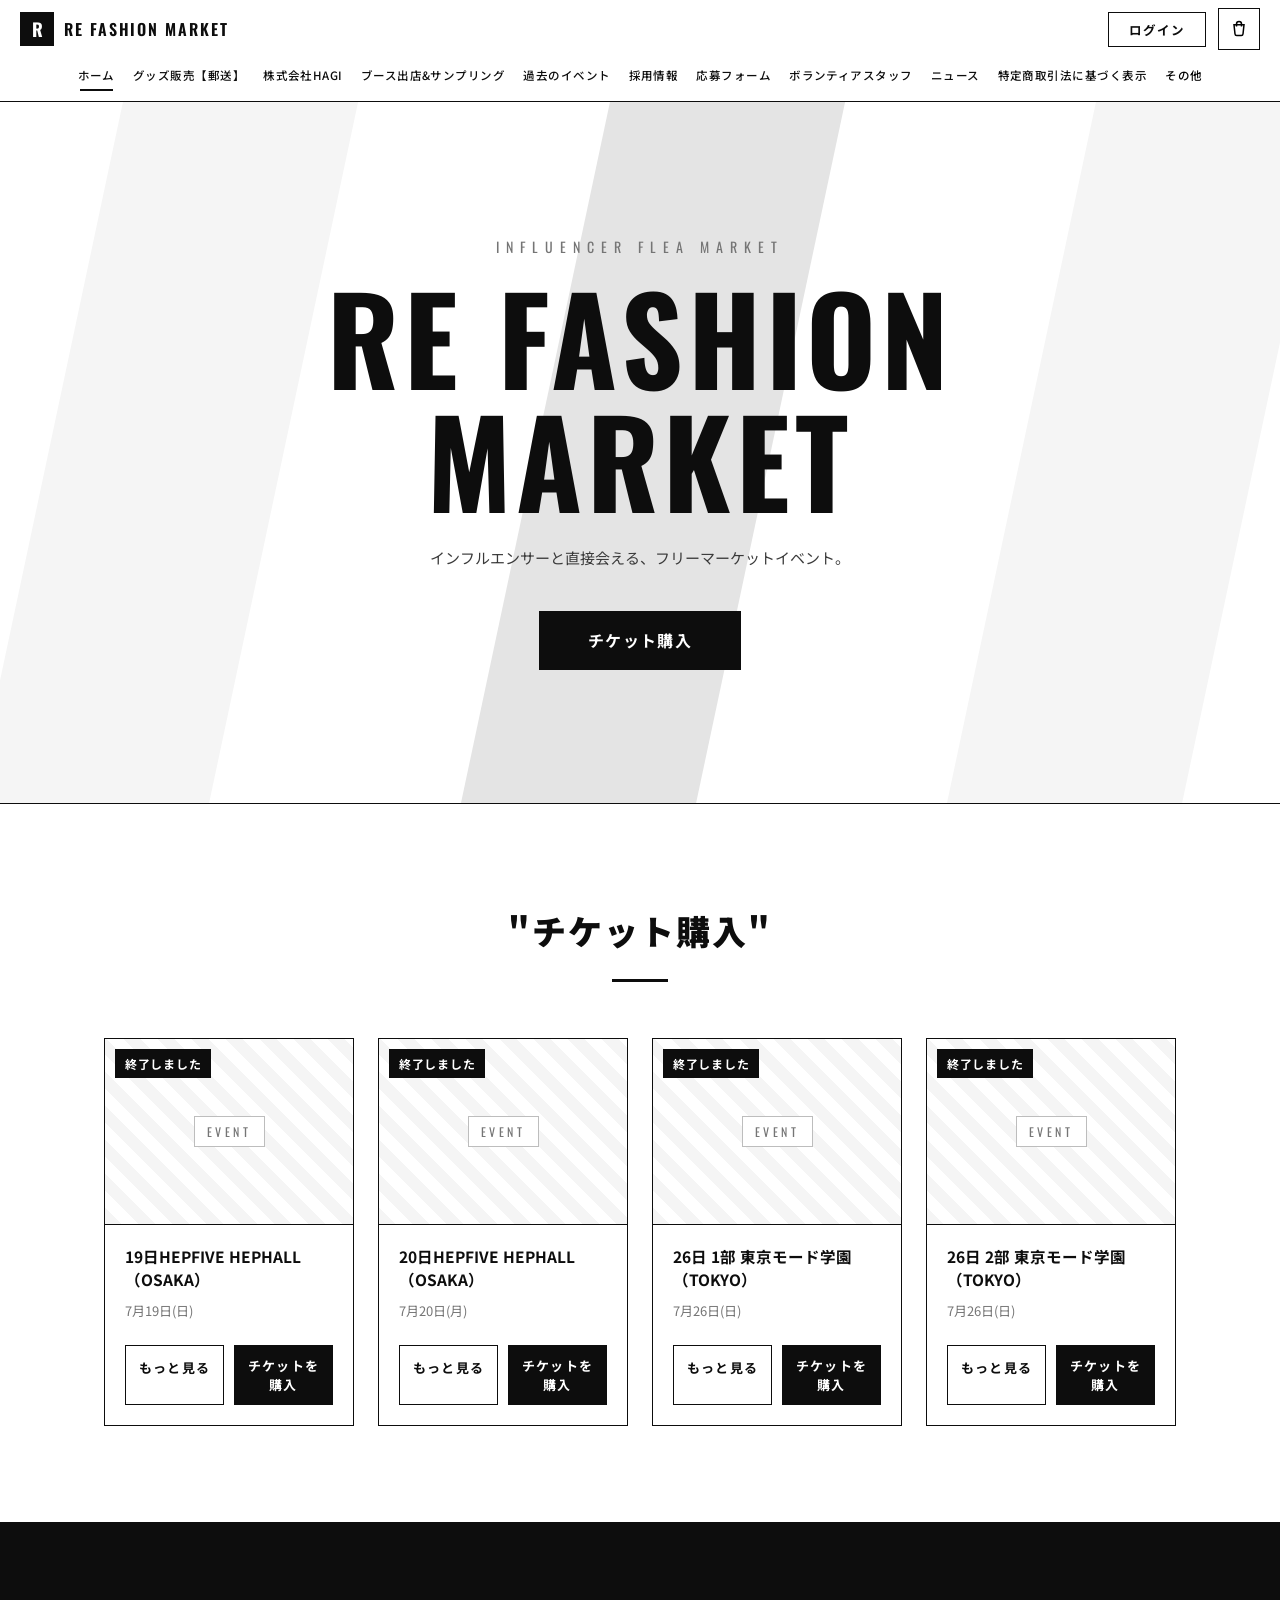
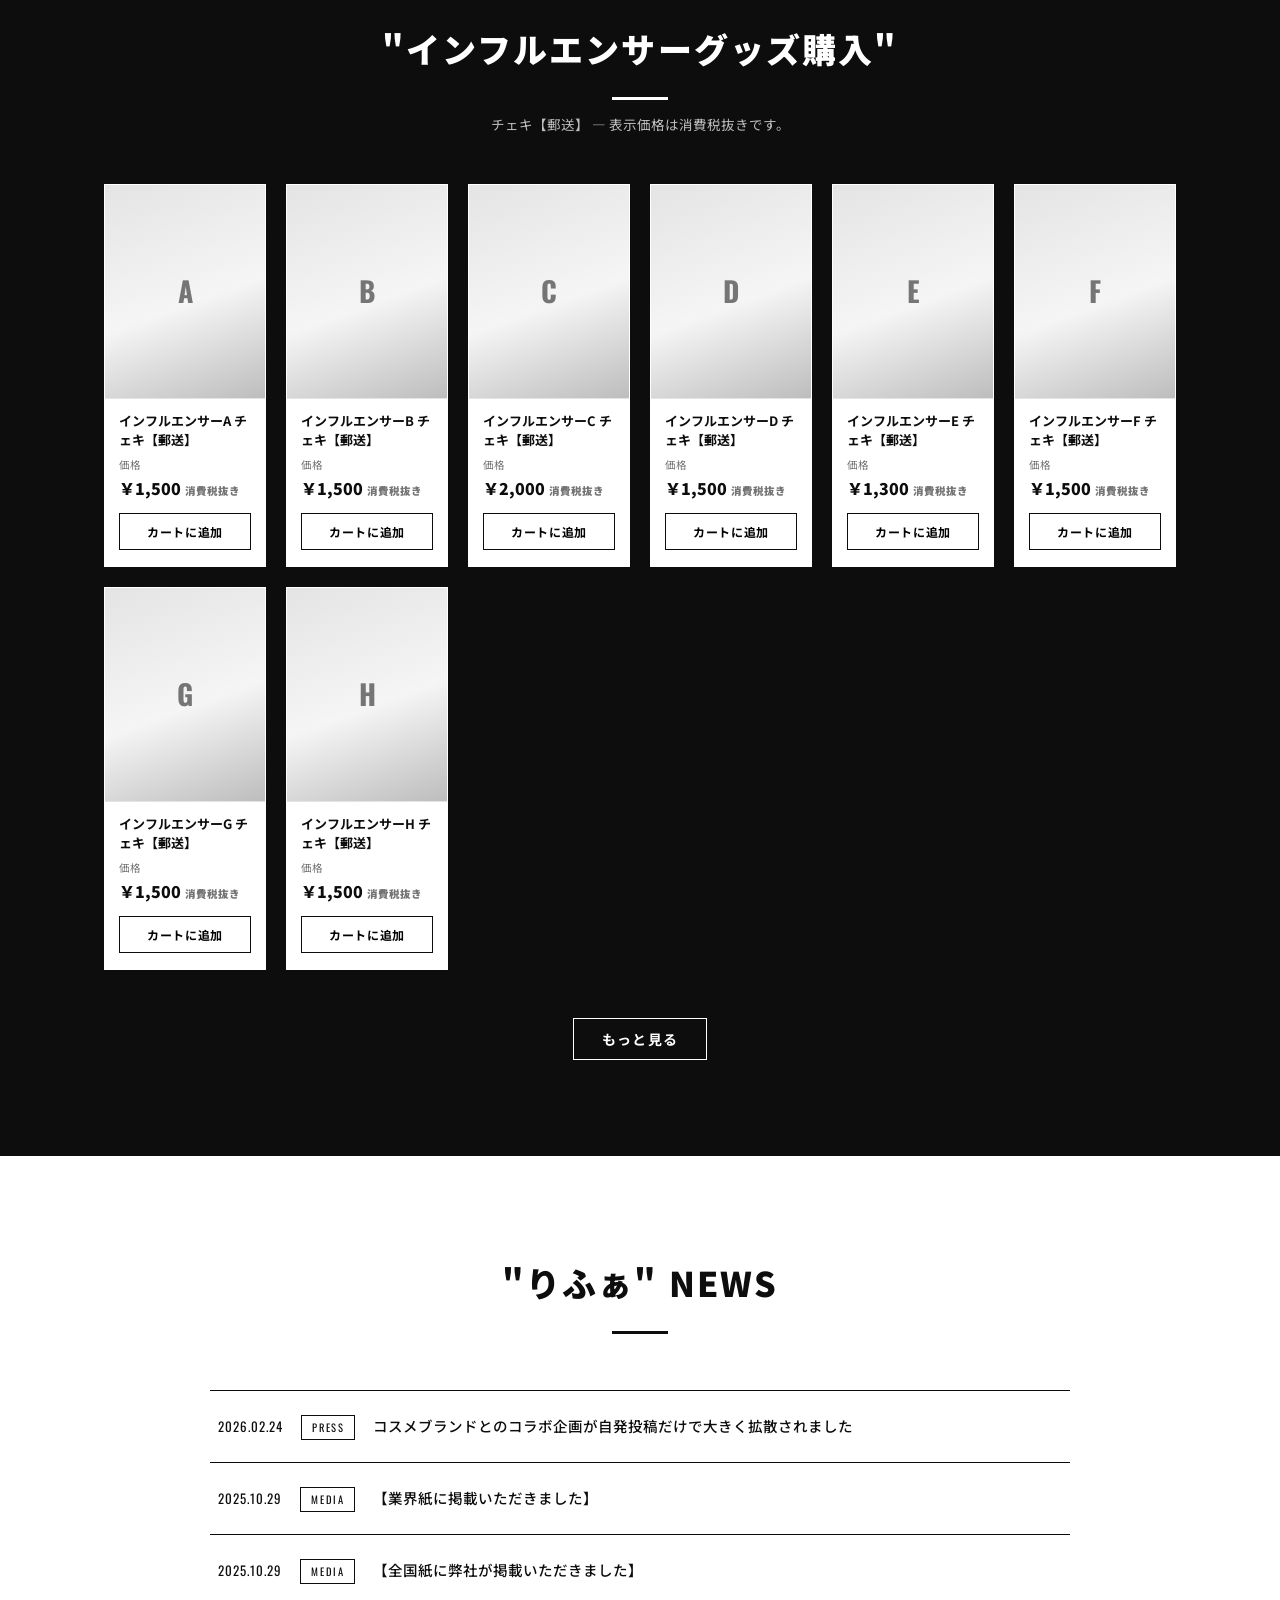
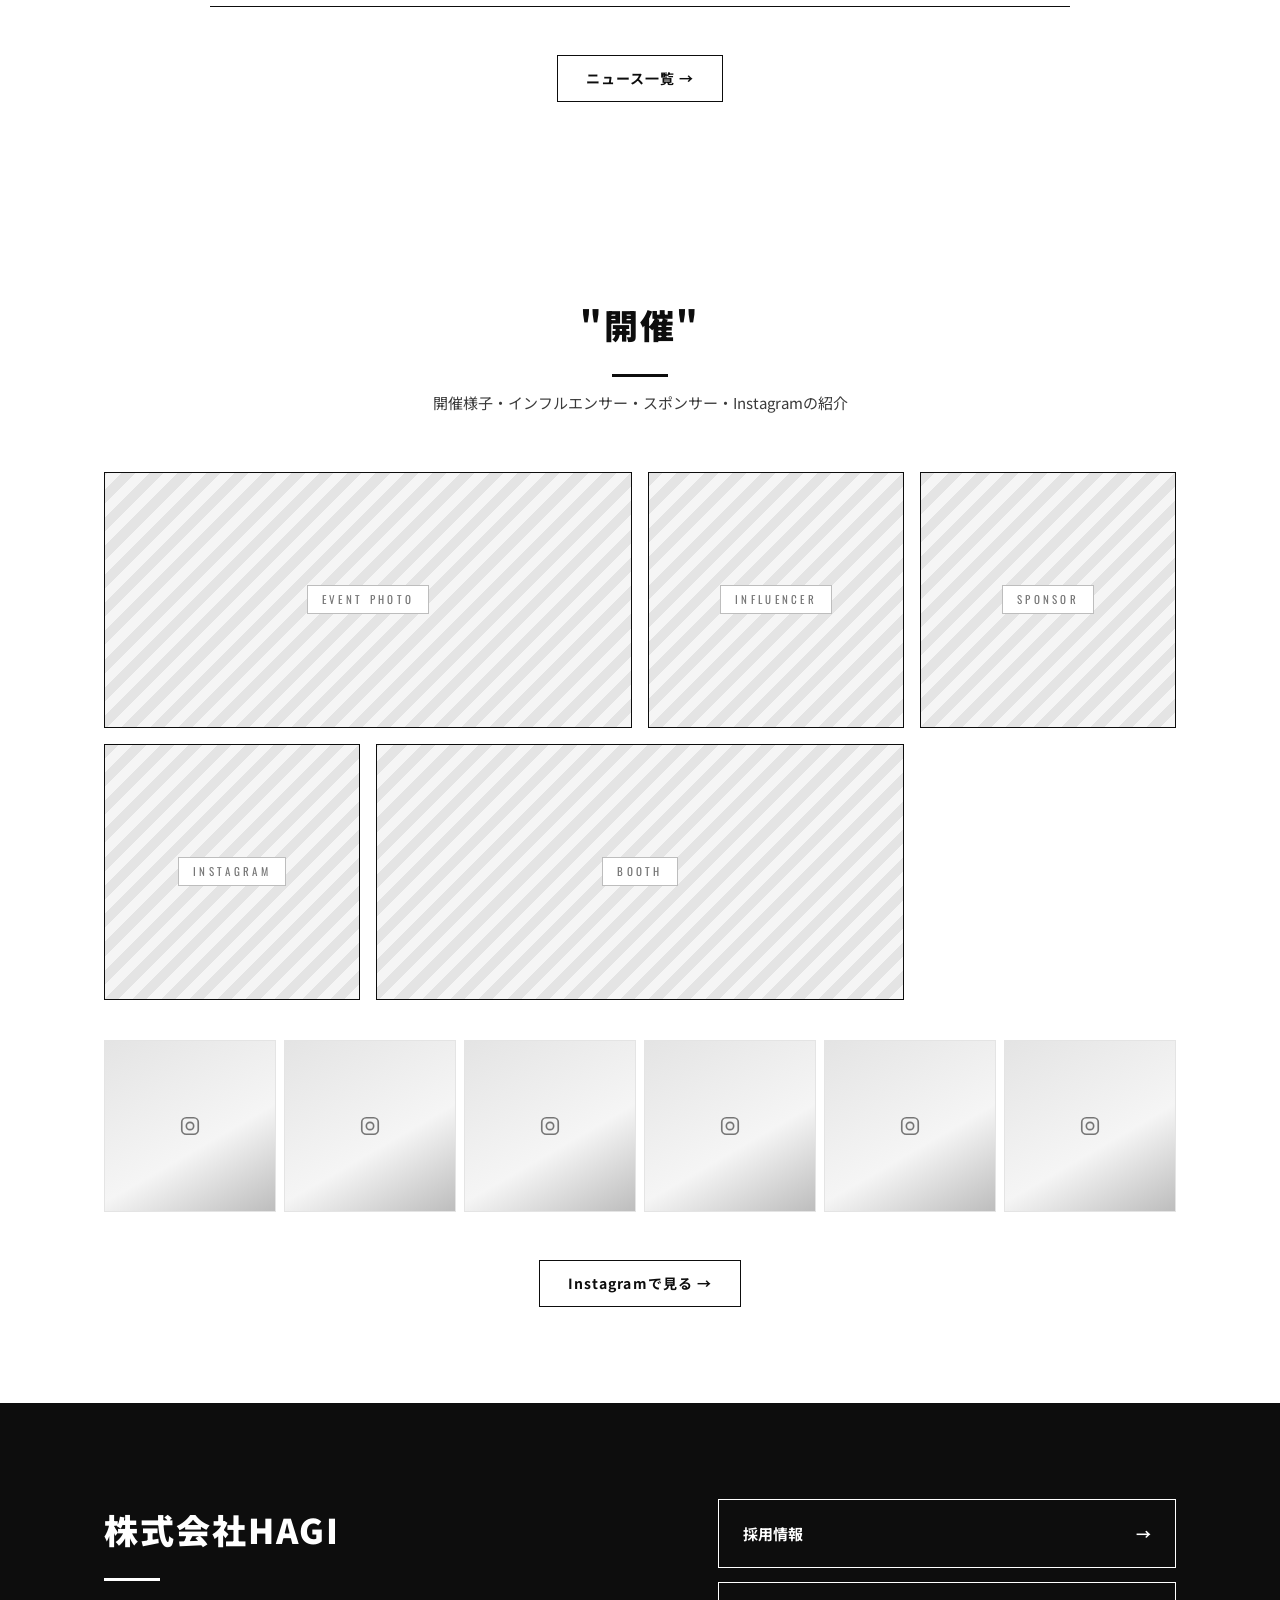
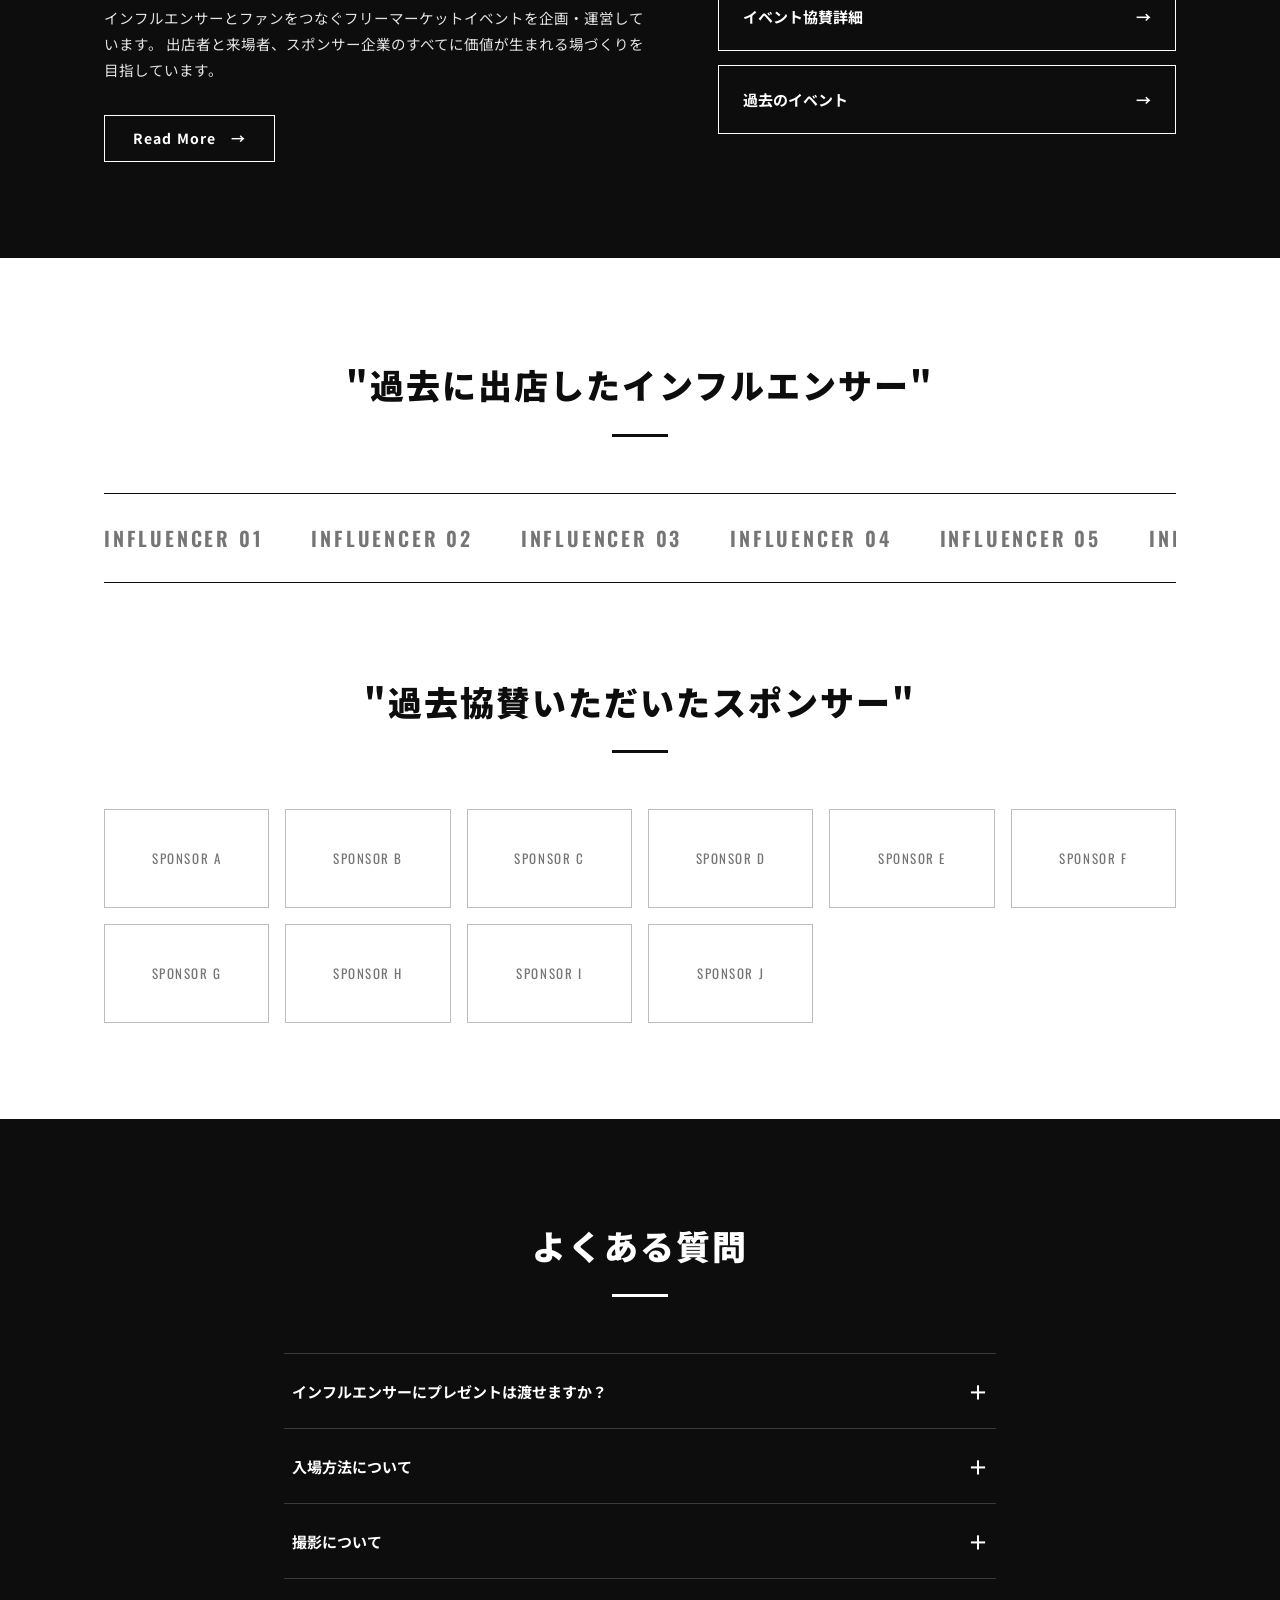
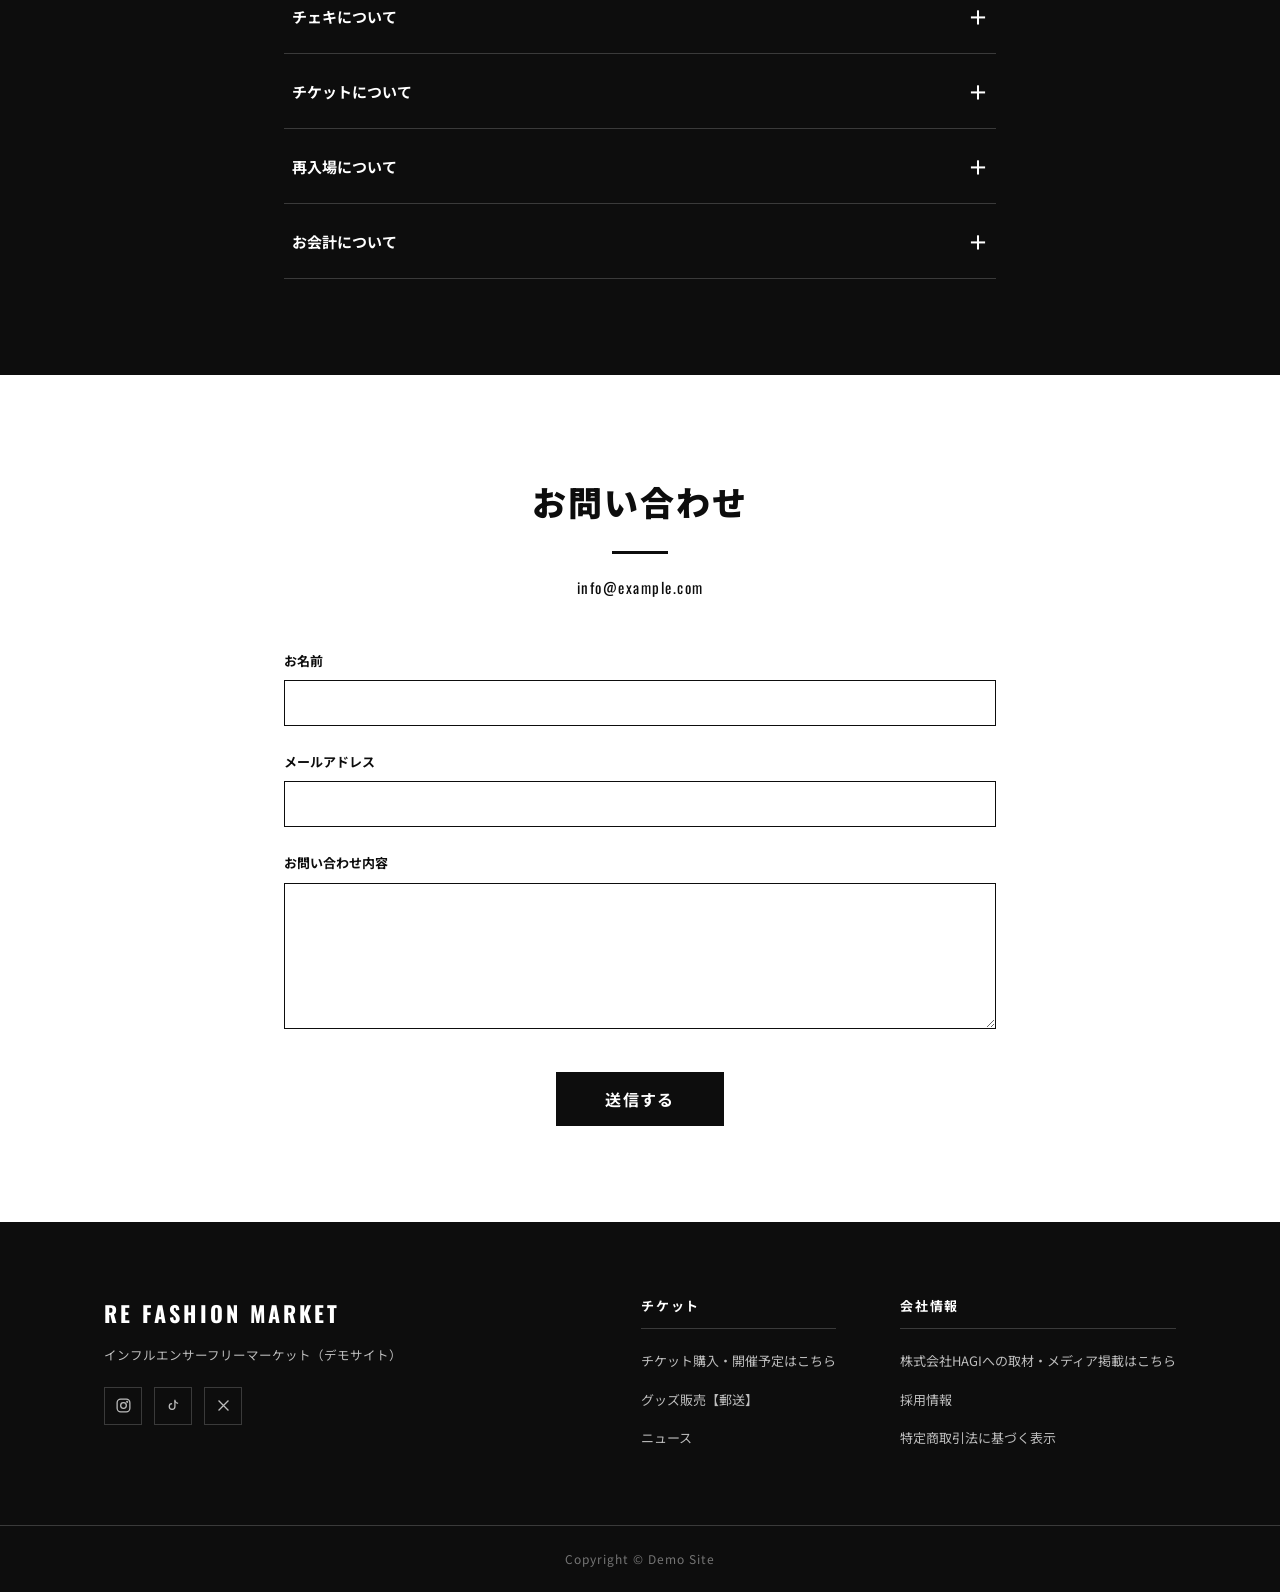
<file: index.html>
<!DOCTYPE html>
<!--
  ═══════════════════════════════════════════════════
  ページ: トップページ（index.html）
  ▼ このページで編集する場所
  ・イベント・商品・FAQ・スポンサーのデータ → js/data.js
  ・キャッチコピー・見出し → このファイル内の ★ コメントの下
  ・お問い合わせ先メール → このファイル内の ★ コメントの下

  ▼ 全ページ共通
  ・メニュー / フッター → js/layout.js
  ・色やサイズ → css/style.css（先頭の :root で色を一括変更可）
  ・記入する内容の一覧 → 指示テンプレート.txt
  ═══════════════════════════════════════════════════
-->
<html lang="ja">
<head>
  <meta charset="utf-8">
  <meta name="viewport" content="width=device-width, initial-scale=1">
  <meta name="robots" content="noindex, nofollow">
  <link rel="icon" type="image/svg+xml" href="favicon.svg">
  <title>RE FASHION MARKET | リファッションマーケット | 日本、大阪府（Demo）</title>
  <meta name="description" content="インフルエンサーフリーマーケットイベントのサイト（デモ・モノクロ版）">
  <link rel="preconnect" href="https://fonts.googleapis.com">
  <link rel="preconnect" href="https://fonts.gstatic.com" crossorigin>
  <link href="https://fonts.googleapis.com/css2?family=Noto+Sans+JP:wght@400;500;700;900&family=Oswald:wght@400;600;700&display=swap" rel="stylesheet">
  <link rel="stylesheet" href="css/style.css">
</head>
<body>

  <!-- ================= Header（js/layout.js が注入） ================= -->
  <header class="site-header" id="top"></header>

  <main>
    <!-- ================= Hero ================= -->
    <section class="hero">
      <div class="hero-bg" aria-hidden="true">
        <div class="hero-stripe"></div>
        <div class="hero-stripe"></div>
        <div class="hero-stripe"></div>
      </div>
      <div class="hero-inner">
        <p class="hero-kicker">INFLUENCER FLEA MARKET</p>
        <h1 class="hero-title">RE FASHION<br>MARKET</h1>
        <!-- ★ キャッチコピー: 下の1行を書き換え -->
        <p class="hero-lead">インフルエンサーと直接会える、フリーマーケットイベント。</p>
        <a href="#tickets" class="btn btn-solid btn-lg">チケット購入</a>
      </div>
    </section>

    <!-- ================= Tickets ================= -->
    <section class="section section-tickets" id="tickets">
      <div class="container">
        <h2 class="section-title">"チケット購入"</h2>
        <div class="event-grid" id="eventGrid">
          <!-- JSで生成 -->
        </div>
      </div>
    </section>

    <!-- ================= Goods ================= -->
    <section class="section section-goods section-invert" id="goods">
      <div class="container">
        <h2 class="section-title">"インフルエンサーグッズ購入"</h2>
        <p class="section-note">チェキ【郵送】 — 表示価格は消費税抜きです。</p>
        <div class="goods-grid" id="goodsGrid">
          <!-- JSで生成 -->
        </div>
        <div class="section-more">
          <button type="button" class="btn btn-outline-invert" id="goodsMore">もっと見る</button>
        </div>
      </div>
    </section>

    <!-- ================= News ================= -->
    <section class="section section-news" id="news">
      <div class="container">
        <h2 class="section-title">"りふぁ" NEWS</h2>
        <ul class="news-list">
          <li class="news-item">
            <time datetime="2026-02-24">2026.02.24</time>
            <span class="news-tag">PRESS</span>
            <a href="news.html">コスメブランドとのコラボ企画が自発投稿だけで大きく拡散されました</a>
          </li>
          <li class="news-item">
            <time datetime="2025-10-29">2025.10.29</time>
            <span class="news-tag">MEDIA</span>
            <a href="news.html">【業界紙に掲載いただきました】</a>
          </li>
          <li class="news-item">
            <time datetime="2025-10-29">2025.10.29</time>
            <span class="news-tag">MEDIA</span>
            <a href="news.html">【全国紙に弊社が掲載いただきました】</a>
          </li>
        </ul>
        <div class="section-more">
          <a href="news.html" class="btn btn-outline">ニュース一覧 →</a>
        </div>
      </div>
    </section>

    <!-- ================= About Event ================= -->
    <section class="section section-about">
      <div class="container">
        <h2 class="section-title">"開催"</h2>
        <p class="section-lead">開催様子・インフルエンサー・スポンサー・Instagramの紹介</p>
        <div class="about-gallery">
          <figure class="ph ph-wide"><figcaption>EVENT PHOTO</figcaption></figure>
          <figure class="ph"><figcaption>INFLUENCER</figcaption></figure>
          <figure class="ph"><figcaption>SPONSOR</figcaption></figure>
          <figure class="ph"><figcaption>INSTAGRAM</figcaption></figure>
          <figure class="ph ph-wide"><figcaption>BOOTH</figcaption></figure>
        </div>

        <!-- Instagram風フィード（デモ） -->
        <div class="ig-grid" aria-hidden="true">
          <div class="ig-tile"><svg viewBox="0 0 24 24" fill="none" stroke="currentColor" stroke-width="1.8"><rect x="3" y="3" width="18" height="18" rx="5"/><circle cx="12" cy="12" r="4"/></svg></div>
          <div class="ig-tile"><svg viewBox="0 0 24 24" fill="none" stroke="currentColor" stroke-width="1.8"><rect x="3" y="3" width="18" height="18" rx="5"/><circle cx="12" cy="12" r="4"/></svg></div>
          <div class="ig-tile"><svg viewBox="0 0 24 24" fill="none" stroke="currentColor" stroke-width="1.8"><rect x="3" y="3" width="18" height="18" rx="5"/><circle cx="12" cy="12" r="4"/></svg></div>
          <div class="ig-tile"><svg viewBox="0 0 24 24" fill="none" stroke="currentColor" stroke-width="1.8"><rect x="3" y="3" width="18" height="18" rx="5"/><circle cx="12" cy="12" r="4"/></svg></div>
          <div class="ig-tile"><svg viewBox="0 0 24 24" fill="none" stroke="currentColor" stroke-width="1.8"><rect x="3" y="3" width="18" height="18" rx="5"/><circle cx="12" cy="12" r="4"/></svg></div>
          <div class="ig-tile"><svg viewBox="0 0 24 24" fill="none" stroke="currentColor" stroke-width="1.8"><rect x="3" y="3" width="18" height="18" rx="5"/><circle cx="12" cy="12" r="4"/></svg></div>
        </div>
        <div class="section-more">
          <a href="#" class="btn btn-outline">Instagramで見る →</a>
        </div>
      </div>
    </section>

    <!-- ================= Company ================= -->
    <section class="section section-company section-invert" id="company">
      <div class="container company-flex">
        <div class="company-text">
          <h2 class="section-title">株式会社HAGI</h2>
          <!-- ★ 会社紹介文: 下の段落を書き換え -->
          <p>
            インフルエンサーとファンをつなぐフリーマーケットイベントを企画・運営しています。
            出店者と来場者、スポンサー企業のすべてに価値が生まれる場づくりを目指しています。
          </p>
          <a href="hagi.html" class="btn btn-outline-invert">Read More　→</a>
        </div>
        <div class="company-links">
          <a href="recruit.html" class="tile-link"><span>採用情報</span><span class="tile-arrow">→</span></a>
          <a href="sponsorship.html" class="tile-link"><span>イベント協賛詳細</span><span class="tile-arrow">→</span></a>
          <a href="event.html" class="tile-link"><span>過去のイベント</span><span class="tile-arrow">→</span></a>
        </div>
      </div>
    </section>

    <!-- ================= Past Influencers / Sponsors ================= -->
    <section class="section section-past">
      <div class="container">
        <h2 class="section-title">"過去に出店したインフルエンサー"</h2>
        <div class="logo-marquee" aria-hidden="true">
          <div class="logo-track" id="influencerTrack"></div>
        </div>

        <h2 class="section-title mt-lg">"過去協賛いただいたスポンサー"</h2>
        <div class="sponsor-grid" id="sponsorGrid"></div>
      </div>
    </section>

    <!-- ================= FAQ ================= -->
    <section class="section section-faq section-invert" id="faq">
      <div class="container container-narrow">
        <h2 class="section-title">よくある質問</h2>
        <div class="faq-list" id="faqList">
          <!-- JSで生成 -->
        </div>
      </div>
    </section>

    <!-- ================= Contact ================= -->
    <section class="section section-contact" id="contact">
      <div class="container container-narrow">
        <h2 class="section-title">お問い合わせ</h2>
        <!-- ★ お問い合わせ先メール: 下の1行を書き換え -->
        <p class="contact-mail">info@example.com</p>
        <form id="contactForm" novalidate>
          <div class="form-row">
            <label for="name">お名前</label>
            <input type="text" id="name" name="name" required autocomplete="name">
          </div>
          <div class="form-row">
            <label for="email">メールアドレス</label>
            <input type="email" id="email" name="email" required autocomplete="email">
          </div>
          <div class="form-row">
            <label for="message">お問い合わせ内容</label>
            <textarea id="message" name="message" rows="6" required></textarea>
          </div>
          <div class="form-submit">
            <button type="submit" class="btn btn-solid btn-lg">送信する</button>
            <p class="form-done" id="formDone" hidden>送信が完了しました。</p>
          </div>
        </form>
      </div>
    </section>
  </main>

  <!-- ================= Footer（js/layout.js が注入） ================= -->
  <footer class="site-footer"></footer>

  <script src="js/layout.js"></script>
  <script src="js/data.js"></script>
  <script src="js/ui.js"></script>
  <script src="js/store.js"></script>
  <script src="js/main.js"></script>
</body>
</html>
</file>
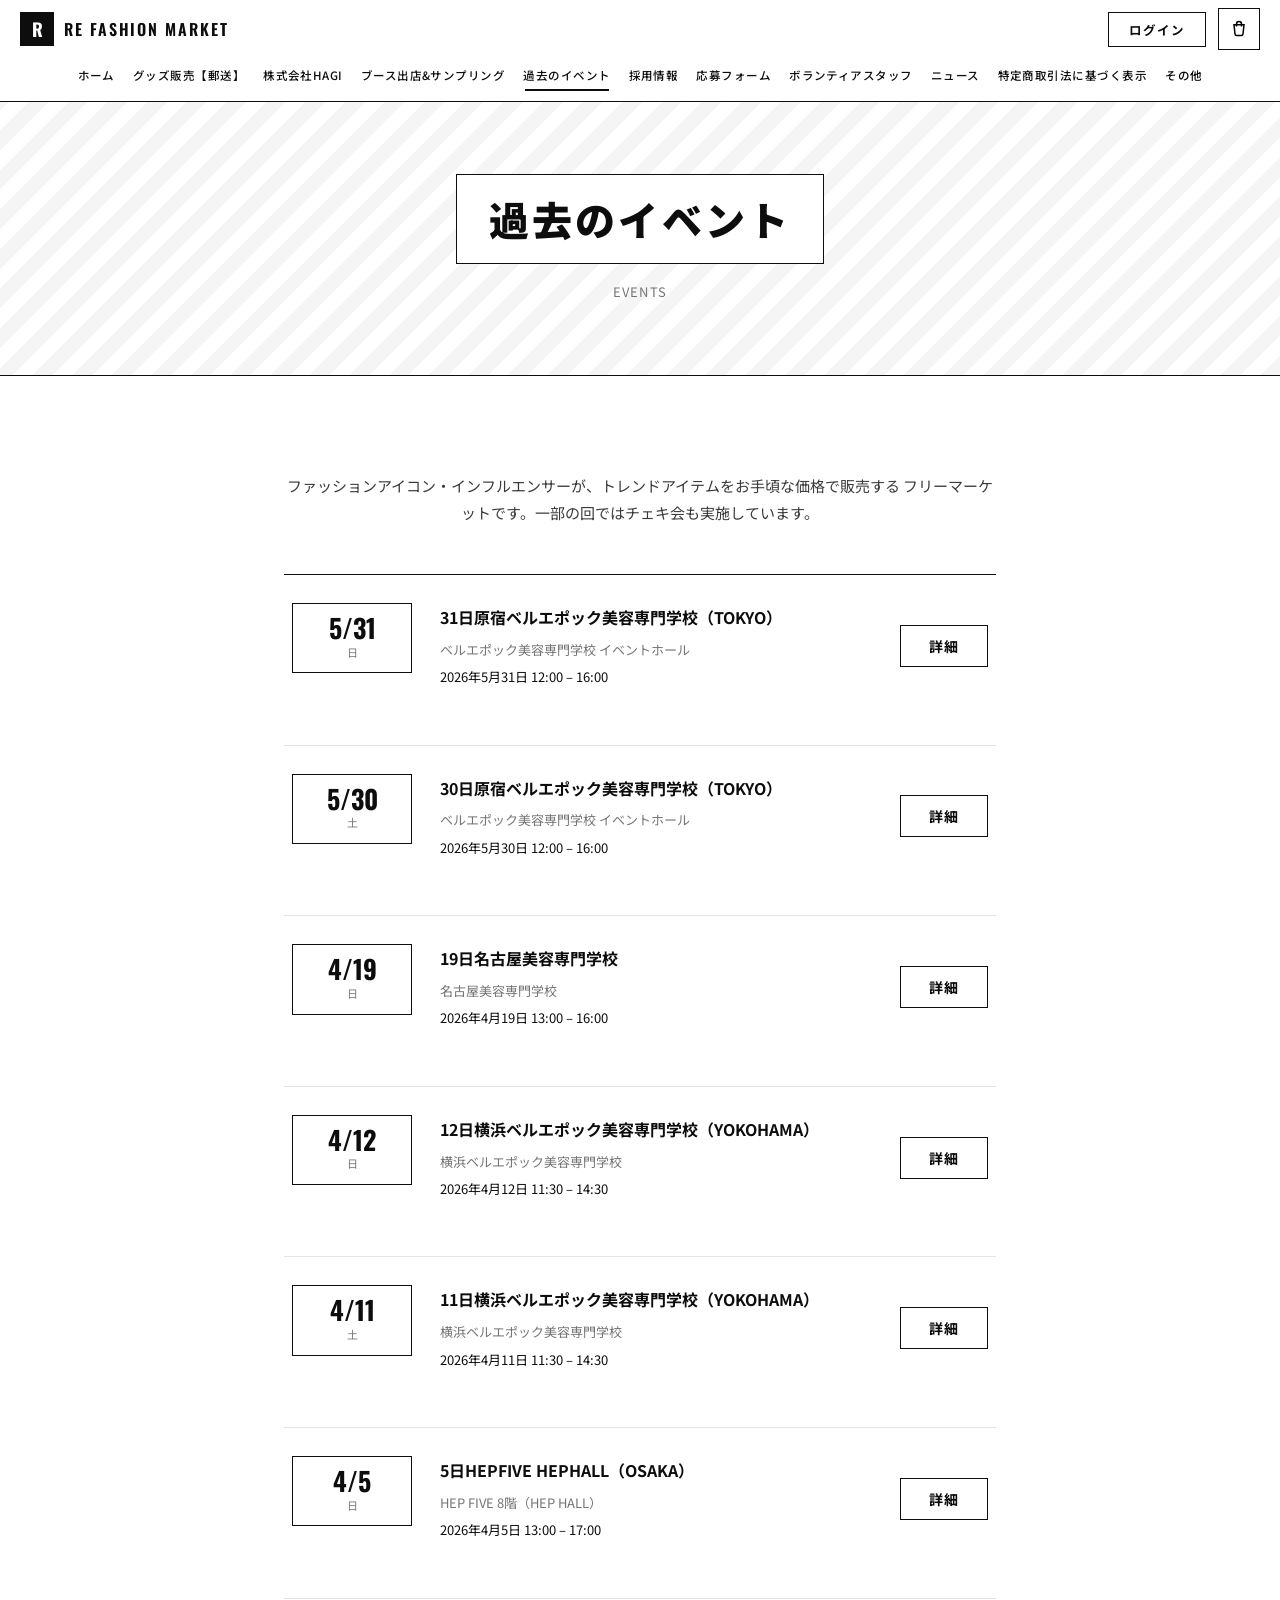
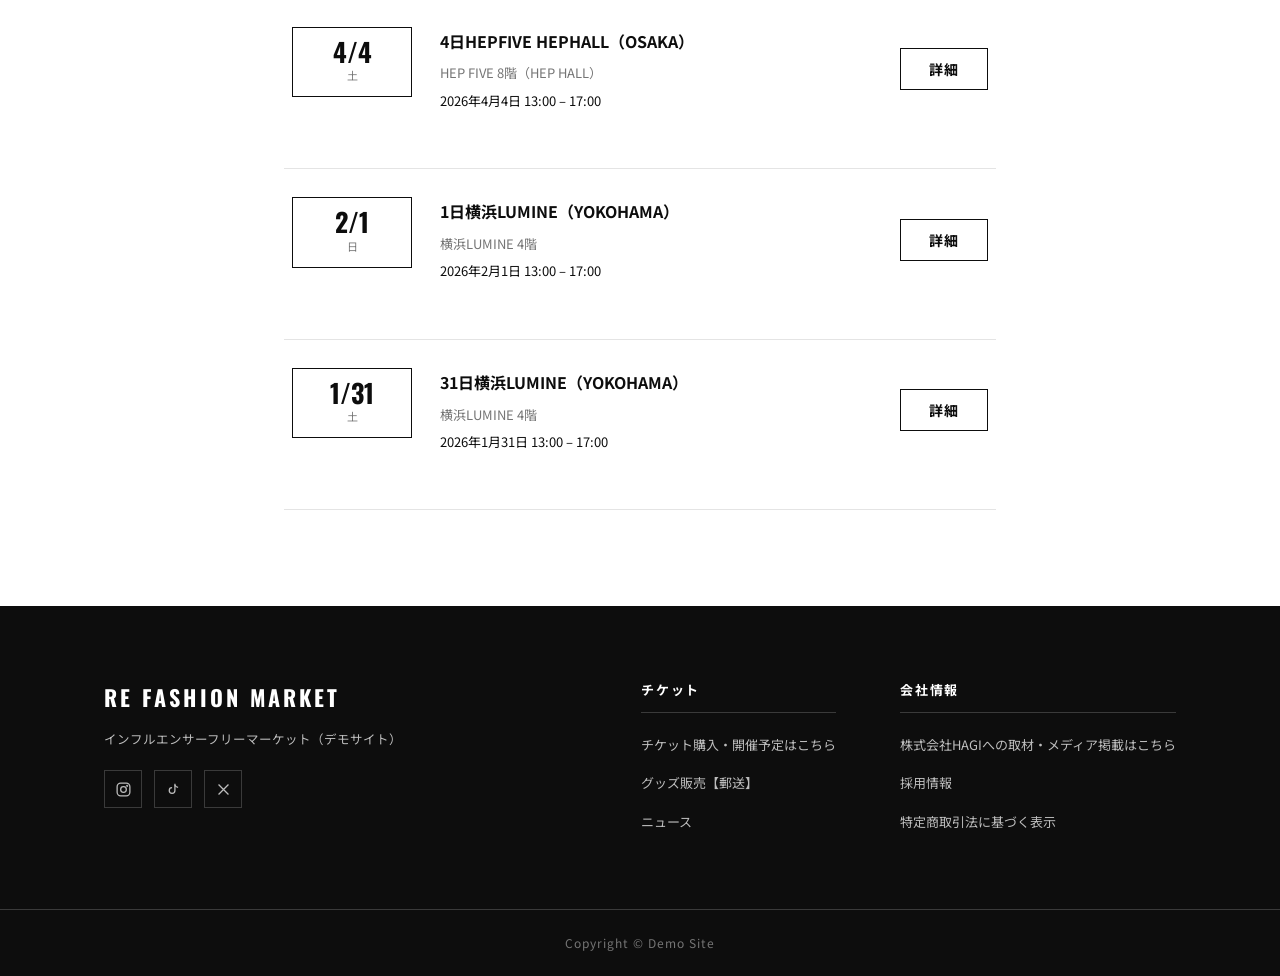
<file: event.html>
<!DOCTYPE html>
<!--
  ═══════════════════════════════════════════════════
  ページ: 過去のイベント（event.html）
  ▼ このページで編集する場所
  ・イベントの追加・変更 → js/data.js の PAST_EVENTS

  ▼ 全ページ共通
  ・メニュー / フッター → js/layout.js
  ・色やサイズ → css/style.css（先頭の :root で色を一括変更可）
  ・記入する内容の一覧 → 指示テンプレート.txt
  ═══════════════════════════════════════════════════
-->
<html lang="ja">
<head>
  <meta charset="utf-8">
  <meta name="viewport" content="width=device-width, initial-scale=1">
  <meta name="robots" content="noindex, nofollow">
  <link rel="icon" type="image/svg+xml" href="favicon.svg">
  <title>過去のイベント | RE FASHION MARKET（Demo）</title>
  <link rel="preconnect" href="https://fonts.googleapis.com">
  <link rel="preconnect" href="https://fonts.gstatic.com" crossorigin>
  <link href="https://fonts.googleapis.com/css2?family=Noto+Sans+JP:wght@400;500;700;900&family=Oswald:wght@400;600;700&display=swap" rel="stylesheet">
  <link rel="stylesheet" href="css/style.css">
</head>
<body data-page="event">
  <header class="site-header"></header>

  <main>
    <div class="page-head">
      <h1>過去のイベント</h1>
      <p class="page-sub">EVENTS</p>
    </div>

    <section class="section">
      <div class="container container-narrow">
        <p class="section-lead">
          ファッションアイコン・インフルエンサーが、トレンドアイテムをお手頃な価格で販売する
          フリーマーケットです。一部の回ではチェキ会も実施しています。
        </p>
        <div class="event-rows" id="eventRows"></div>
      </div>
    </section>
  </main>

  <footer class="site-footer"></footer>
  <script src="js/layout.js"></script>
  <script src="js/data.js"></script>
  <script src="js/ui.js"></script>
  <script src="js/store.js"></script>
  <script src="js/pages.js"></script>
</body>
</html>
</file>
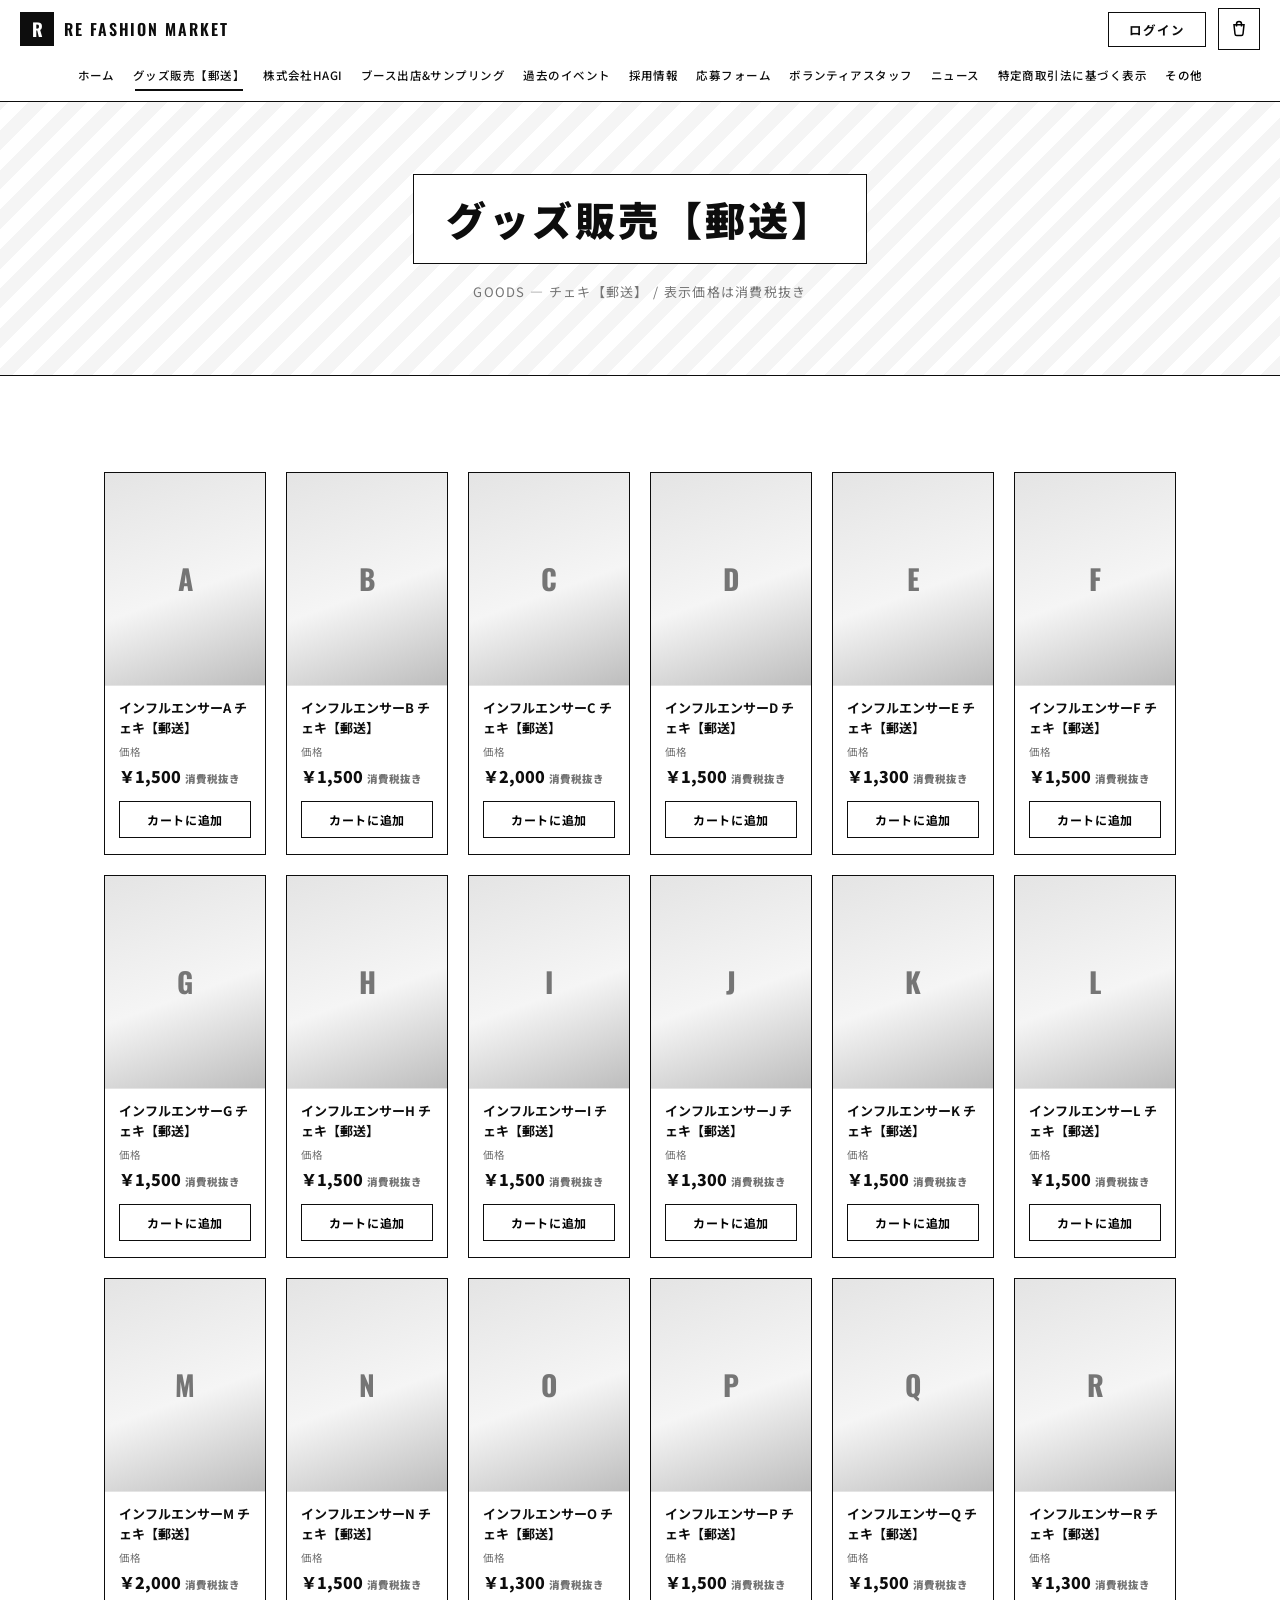
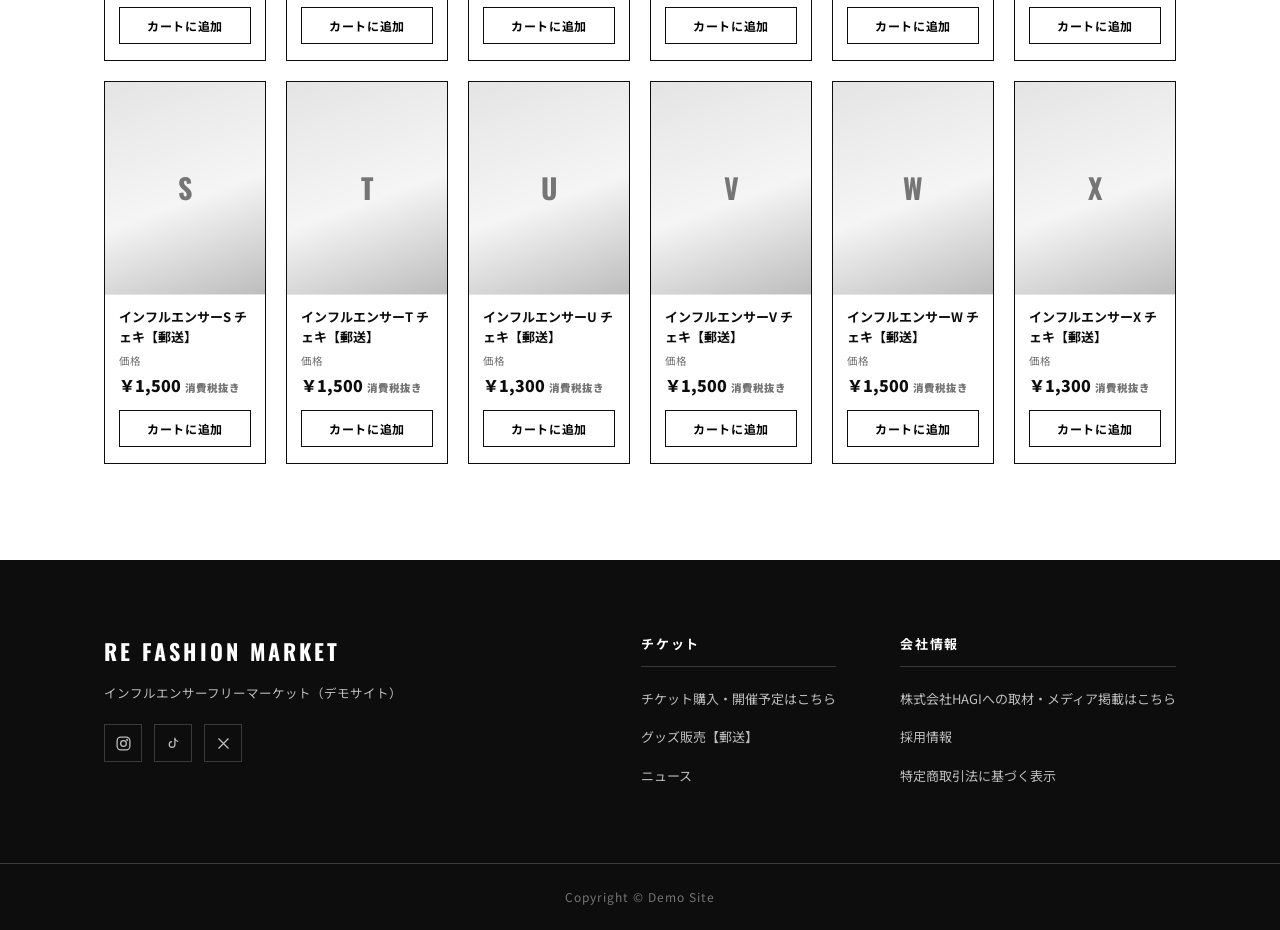
<file: goods.html>
<!DOCTYPE html>
<!--
  ═══════════════════════════════════════════════════
  ページ: グッズ販売【郵送】（goods.html）
  ▼ このページで編集する場所
  ・商品の追加・変更 → js/data.js の GOODS（このページは自動で全件表示）

  ▼ 全ページ共通
  ・メニュー / フッター → js/layout.js
  ・色やサイズ → css/style.css（先頭の :root で色を一括変更可）
  ・記入する内容の一覧 → 指示テンプレート.txt
  ═══════════════════════════════════════════════════
-->
<html lang="ja">
<head>
  <meta charset="utf-8">
  <meta name="viewport" content="width=device-width, initial-scale=1">
  <meta name="robots" content="noindex, nofollow">
  <link rel="icon" type="image/svg+xml" href="favicon.svg">
  <title>グッズ販売【郵送】 | RE FASHION MARKET（Demo）</title>
  <link rel="preconnect" href="https://fonts.googleapis.com">
  <link rel="preconnect" href="https://fonts.gstatic.com" crossorigin>
  <link href="https://fonts.googleapis.com/css2?family=Noto+Sans+JP:wght@400;500;700;900&family=Oswald:wght@400;600;700&display=swap" rel="stylesheet">
  <link rel="stylesheet" href="css/style.css">
</head>
<body data-page="goods">
  <header class="site-header"></header>

  <main>
    <div class="page-head">
      <h1>グッズ販売【郵送】</h1>
      <p class="page-sub">GOODS — チェキ【郵送】 / 表示価格は消費税抜き</p>
    </div>

    <section class="section">
      <div class="container">
        <div class="goods-grid goods-grid-page" id="goodsGridAll"></div>
      </div>
    </section>
  </main>

  <footer class="site-footer"></footer>

  <script src="js/layout.js"></script>
  <script src="js/data.js"></script>
  <script src="js/ui.js"></script>
  <script src="js/store.js"></script>
  <script src="js/pages.js"></script>
</body>
</html>
</file>
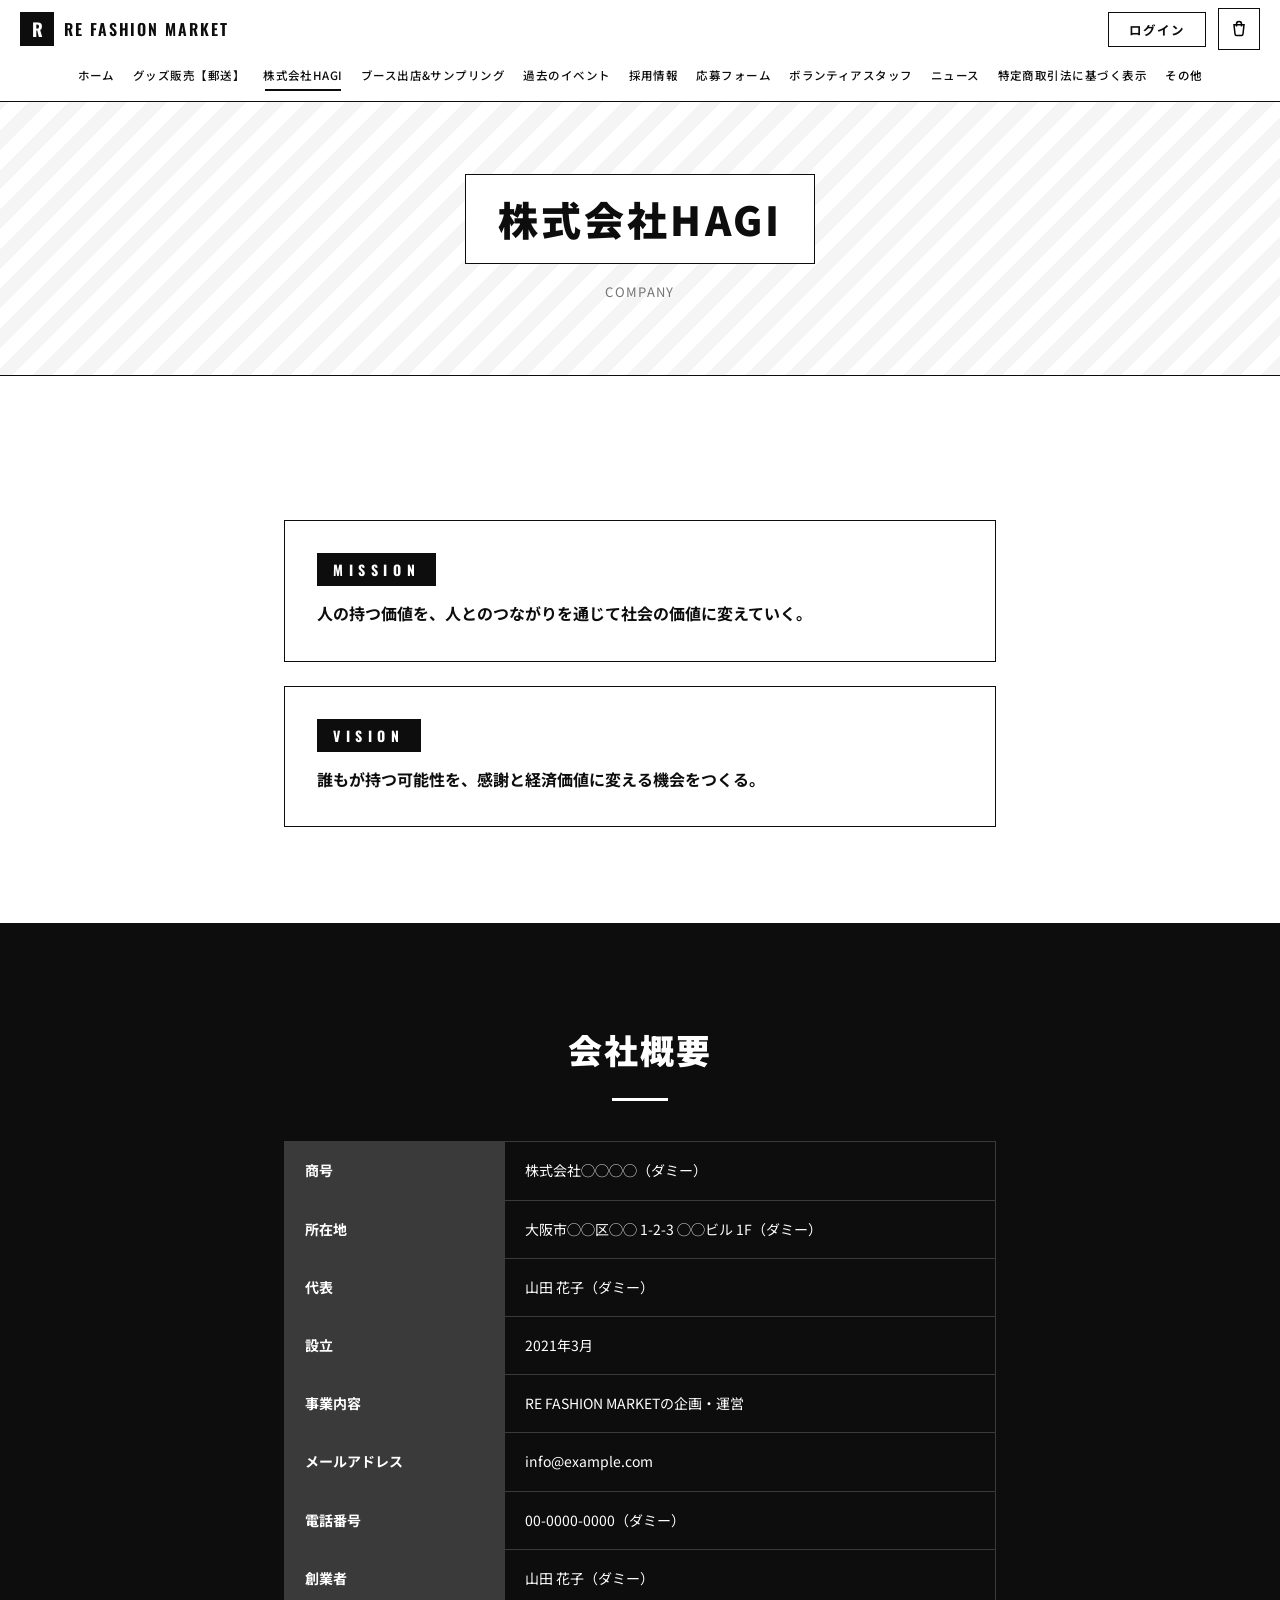
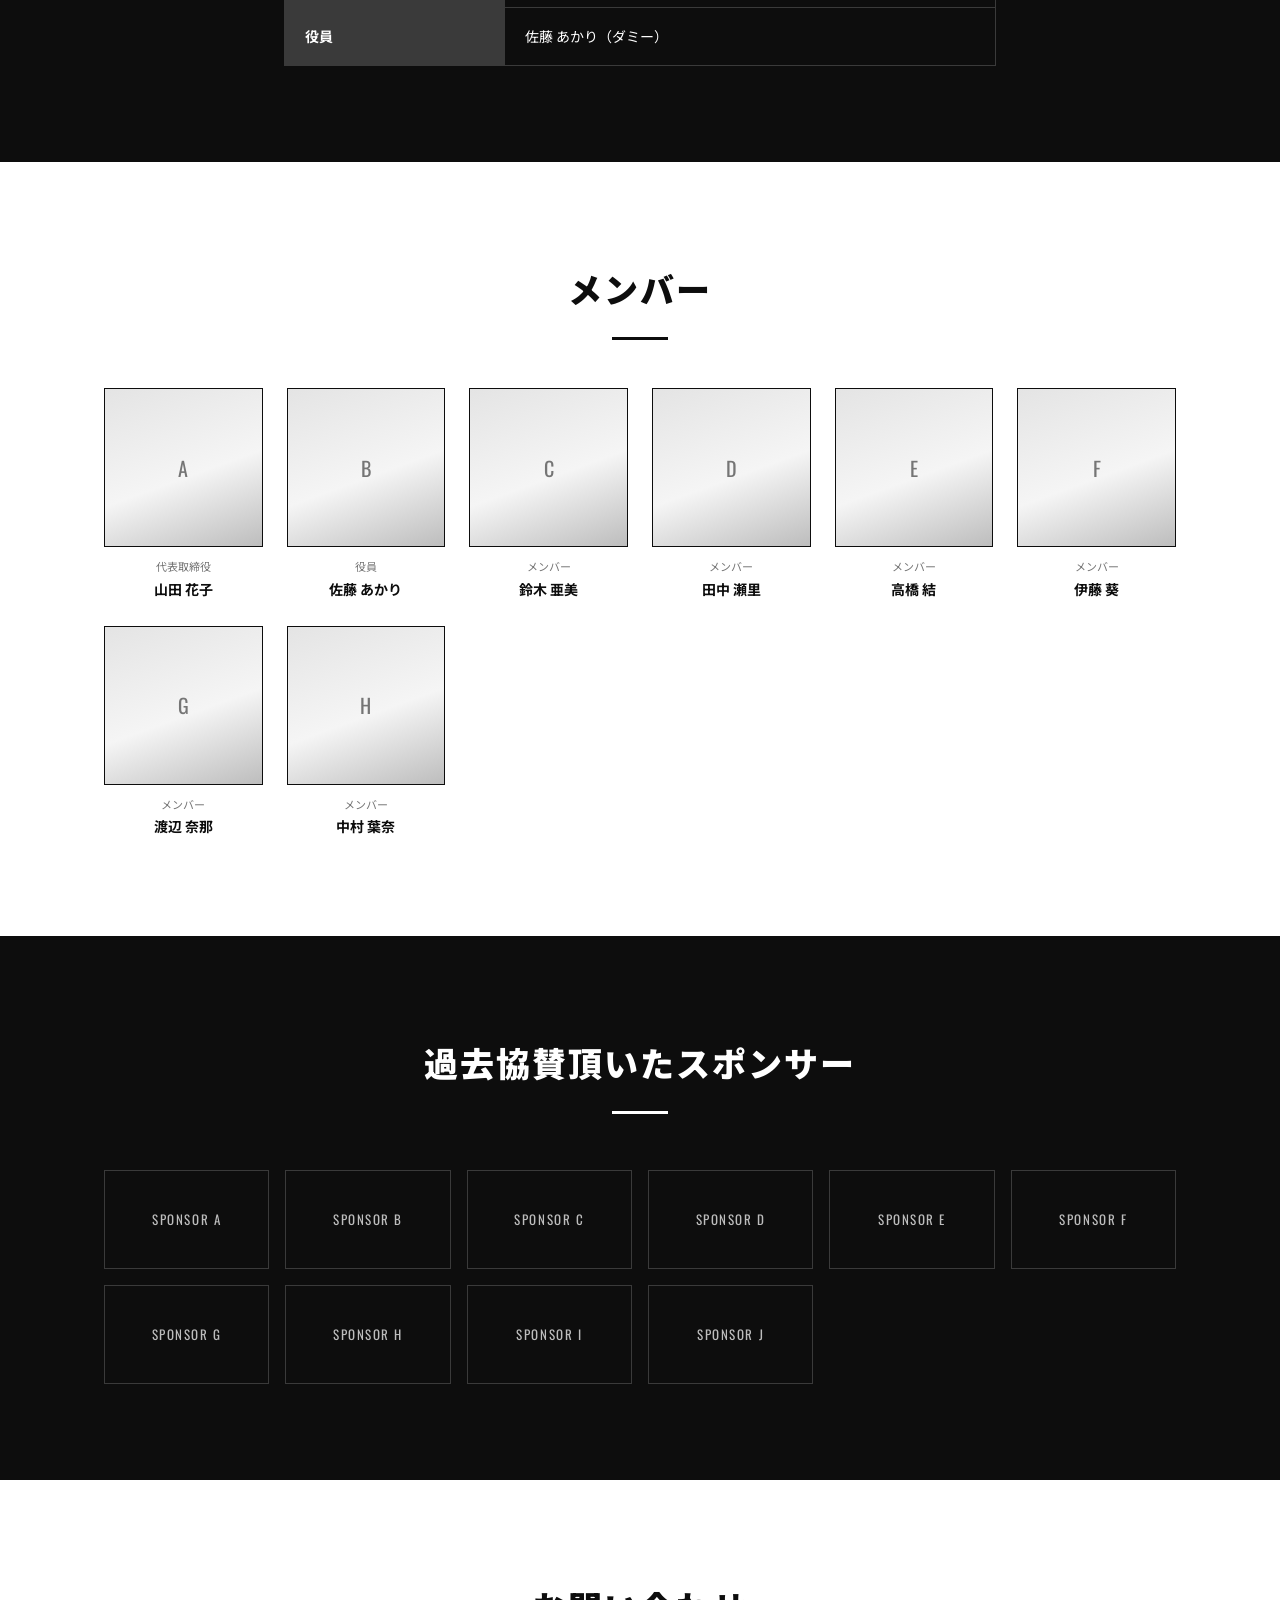
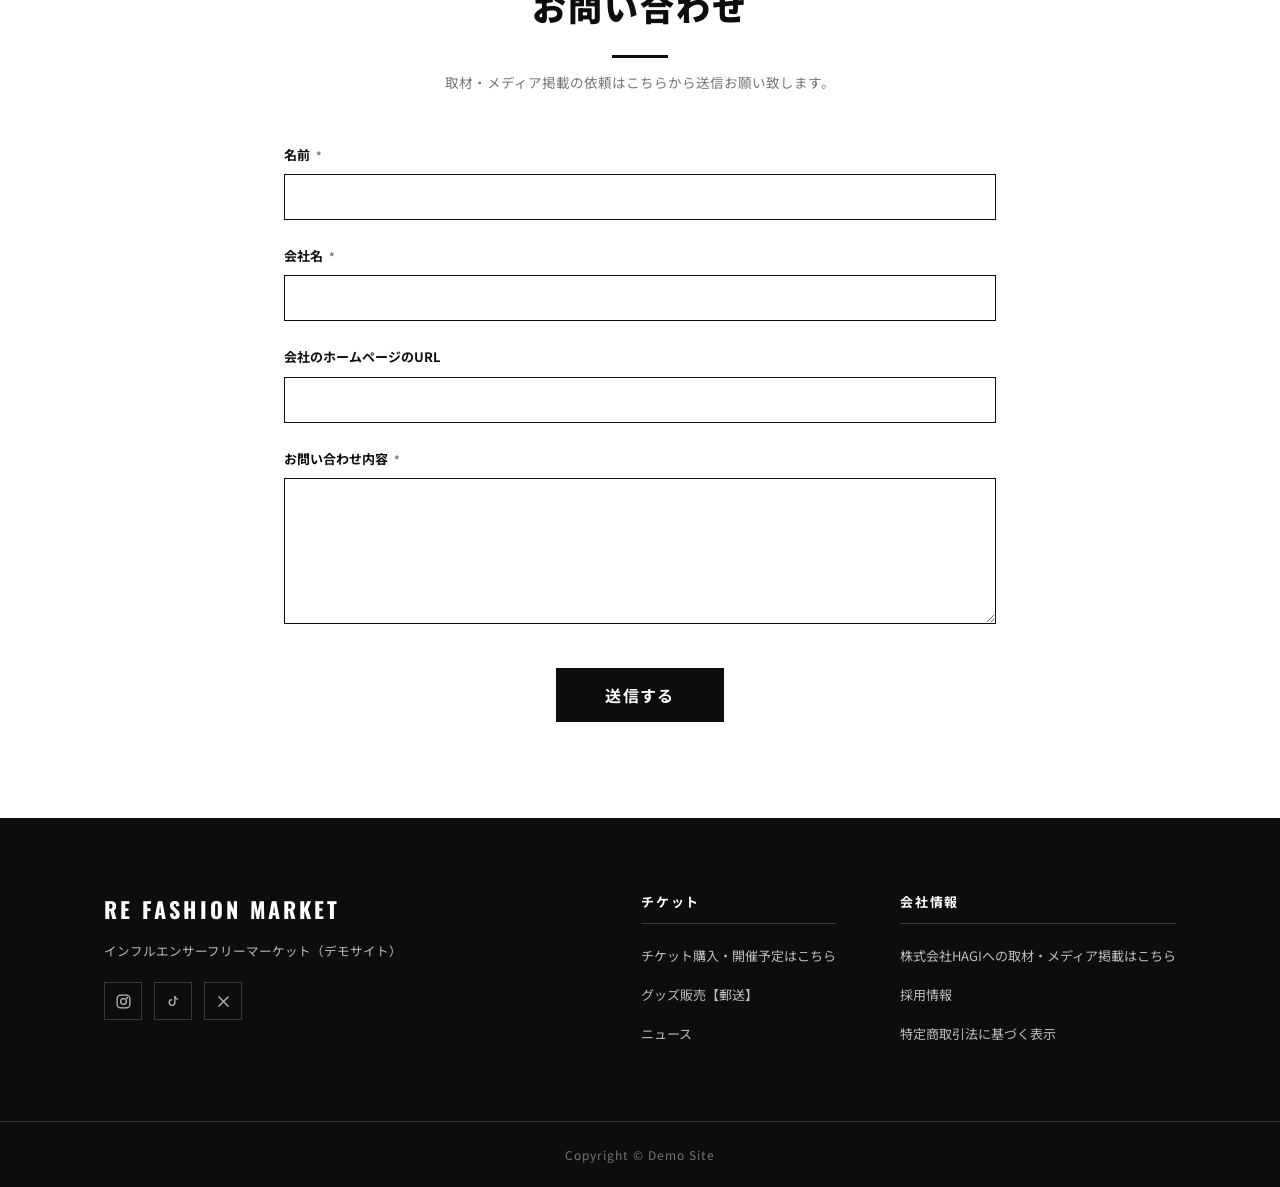
<file: hagi.html>
<!DOCTYPE html>
<!--
  ═══════════════════════════════════════════════════
  ページ: 株式会社HAGI（会社ページ）（hagi.html）
  ▼ このページで編集する場所
  ・MISSION / VISION → このファイル内の ★ コメントの下
  ・会社概要（社名・住所・代表など） → このファイル内の会社概要テーブル（現在ダミー）
  ・メンバーの名前 → このファイル最下部の <script> 内 MEMBERS（現在ダミー）

  ▼ 全ページ共通
  ・メニュー / フッター → js/layout.js
  ・色やサイズ → css/style.css（先頭の :root で色を一括変更可）
  ・記入する内容の一覧 → 指示テンプレート.txt
  ═══════════════════════════════════════════════════
-->
<html lang="ja">
<head>
  <meta charset="utf-8">
  <meta name="viewport" content="width=device-width, initial-scale=1">
  <meta name="robots" content="noindex, nofollow">
  <link rel="icon" type="image/svg+xml" href="favicon.svg">
  <title>株式会社HAGI | RE FASHION MARKET（Demo）</title>
  <link rel="preconnect" href="https://fonts.googleapis.com">
  <link rel="preconnect" href="https://fonts.gstatic.com" crossorigin>
  <link href="https://fonts.googleapis.com/css2?family=Noto+Sans+JP:wght@400;500;700;900&family=Oswald:wght@400;600;700&display=swap" rel="stylesheet">
  <link rel="stylesheet" href="css/style.css">
</head>
<body data-page="hagi">
  <header class="site-header"></header>

  <main>
    <div class="page-head">
      <h1>株式会社HAGI</h1>
      <p class="page-sub">COMPANY</p>
    </div>

    <!-- MISSION / VISION -->
    <section class="section">
      <div class="container container-narrow">
        <div class="mvv-list">
          <div class="mvv-item">
            <h3>MISSION</h3>
            <p>人の持つ価値を、人とのつながりを通じて社会の価値に変えていく。</p>
          </div>
          <div class="mvv-item">
            <h3>VISION</h3>
            <p>誰もが持つ可能性を、感謝と経済価値に変える機会をつくる。</p>
          </div>
        </div>
      </div>
    </section>

    <!-- 会社概要 -->
    <section class="section section-invert">
      <div class="container container-narrow">
        <h2 class="section-title">会社概要</h2>
        <!-- ★ 会社情報: 「（ダミー）」の行をすべて実データに差し替え -->
        <table class="def-table def-table-invert">
          <tr><th>商号</th><td>株式会社◯◯◯◯（ダミー）</td></tr>
          <tr><th>所在地</th><td>大阪市◯◯区◯◯ 1-2-3 ◯◯ビル 1F（ダミー）</td></tr>
          <tr><th>代表</th><td>山田 花子（ダミー）</td></tr>
          <tr><th>設立</th><td>2021年3月</td></tr>
          <tr><th>事業内容</th><td>RE FASHION MARKETの企画・運営</td></tr>
          <tr><th>メールアドレス</th><td>info@example.com</td></tr>
          <tr><th>電話番号</th><td>00-0000-0000（ダミー）</td></tr>
          <tr><th>創業者</th><td>山田 花子（ダミー）</td></tr>
          <tr><th>役員</th><td>佐藤 あかり（ダミー）</td></tr>
        </table>
      </div>
    </section>

    <!-- メンバー -->
    <section class="section">
      <div class="container">
        <h2 class="section-title">メンバー</h2>
        <div class="member-grid" id="memberGrid"></div>
      </div>
    </section>

    <!-- 過去協賛スポンサー -->
    <section class="section section-invert">
      <div class="container">
        <h2 class="section-title">過去協賛頂いたスポンサー</h2>
        <div class="sponsor-grid" id="sponsorGrid"></div>
      </div>
    </section>

    <!-- お問い合わせ（取材・メディア掲載） -->
    <section class="section">
      <div class="container container-narrow">
        <h2 class="section-title">お問い合わせ</h2>
        <p class="section-note">取材・メディア掲載の依頼はこちらから送信お願い致します。</p>
        <form id="pressForm" novalidate>
          <div class="form-row">
            <label for="p-name">名前<span class="req">*</span></label>
            <input type="text" id="p-name" name="name" required>
          </div>
          <div class="form-row">
            <label for="p-company">会社名<span class="req">*</span></label>
            <input type="text" id="p-company" name="company" required>
          </div>
          <div class="form-row">
            <label for="p-url">会社のホームページのURL</label>
            <input type="url" id="p-url" name="url">
          </div>
          <div class="form-row">
            <label for="p-message">お問い合わせ内容<span class="req">*</span></label>
            <textarea id="p-message" name="message" rows="6" required></textarea>
          </div>
          <div class="form-submit">
            <button type="submit" class="btn btn-solid btn-lg">送信する</button>
            <p class="form-done" id="pressDone" hidden>送信が完了しました。</p>
          </div>
        </form>
      </div>
    </section>
  </main>

  <footer class="site-footer"></footer>

  <script src="js/layout.js"></script>
  <script src="js/data.js"></script>
  <script src="js/ui.js"></script>
  <script src="js/store.js"></script>
  <script src="js/pages.js"></script>
</body>
</html>
</file>
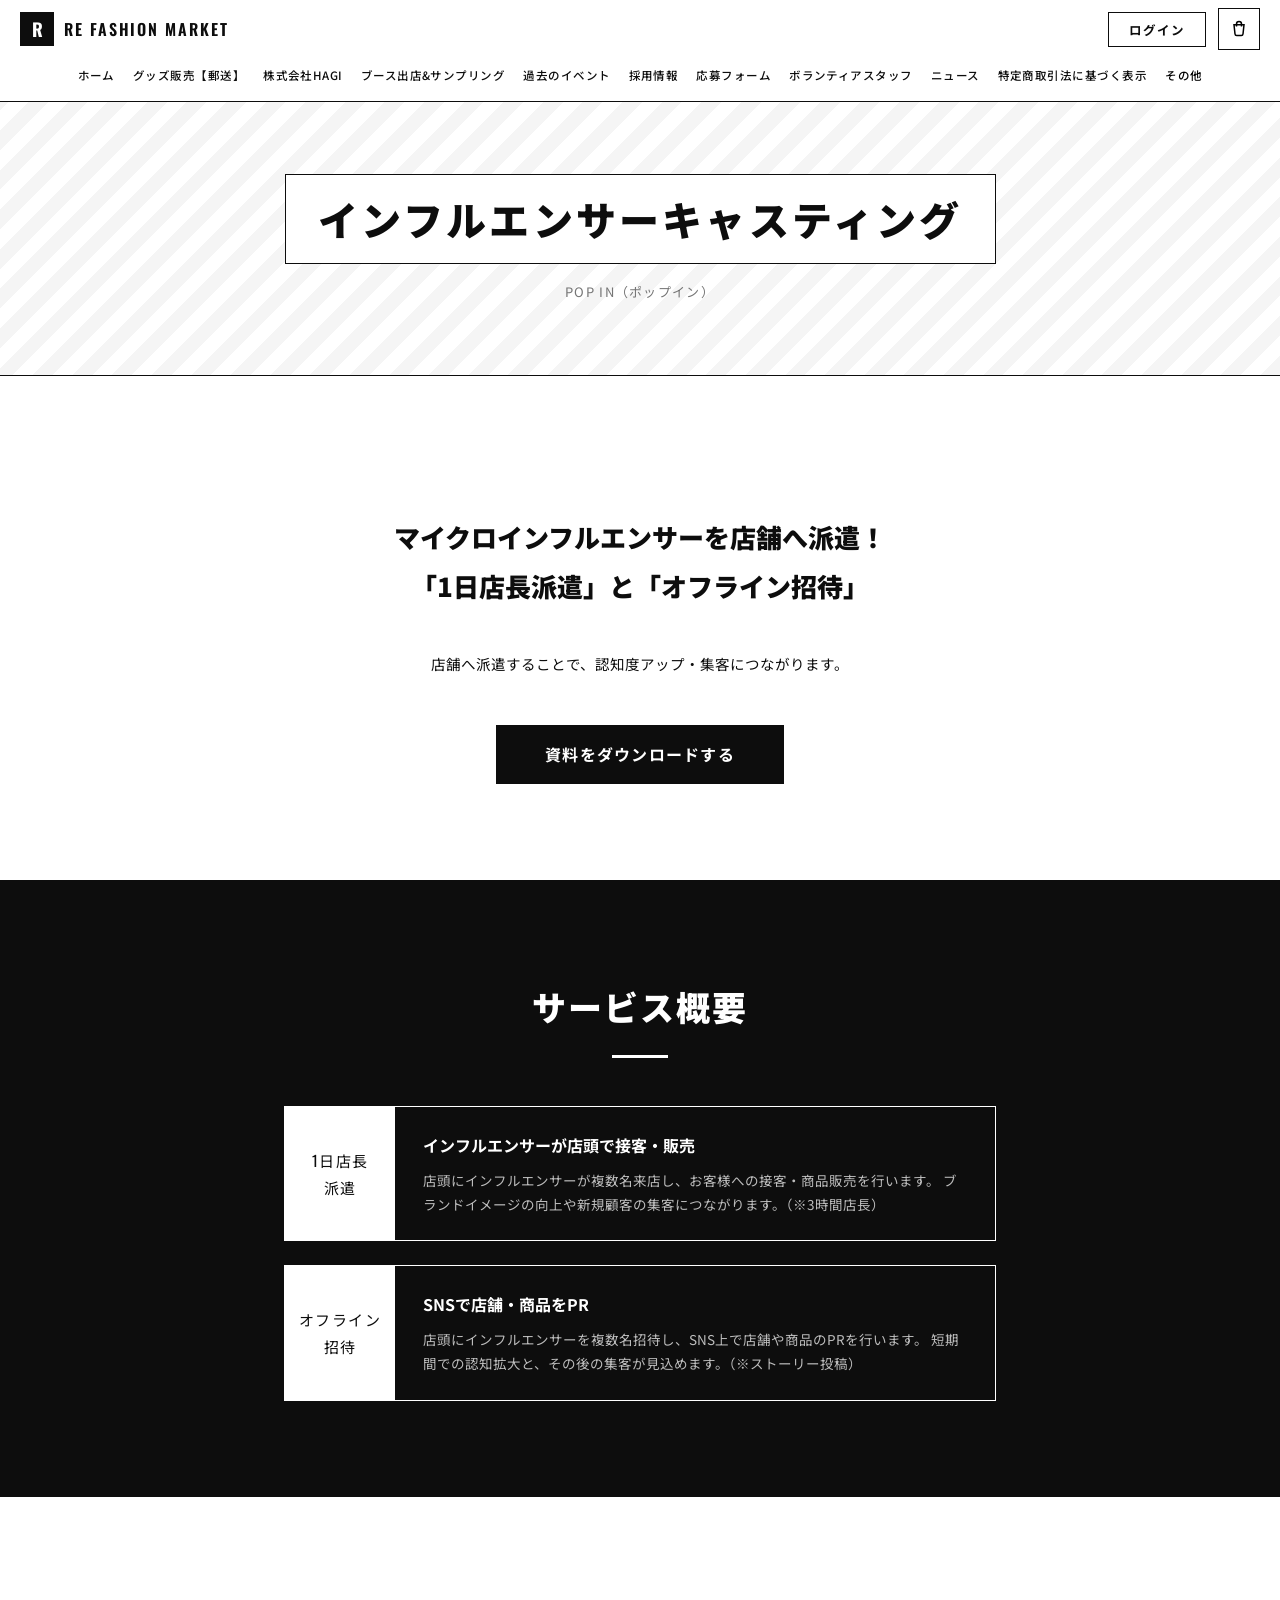
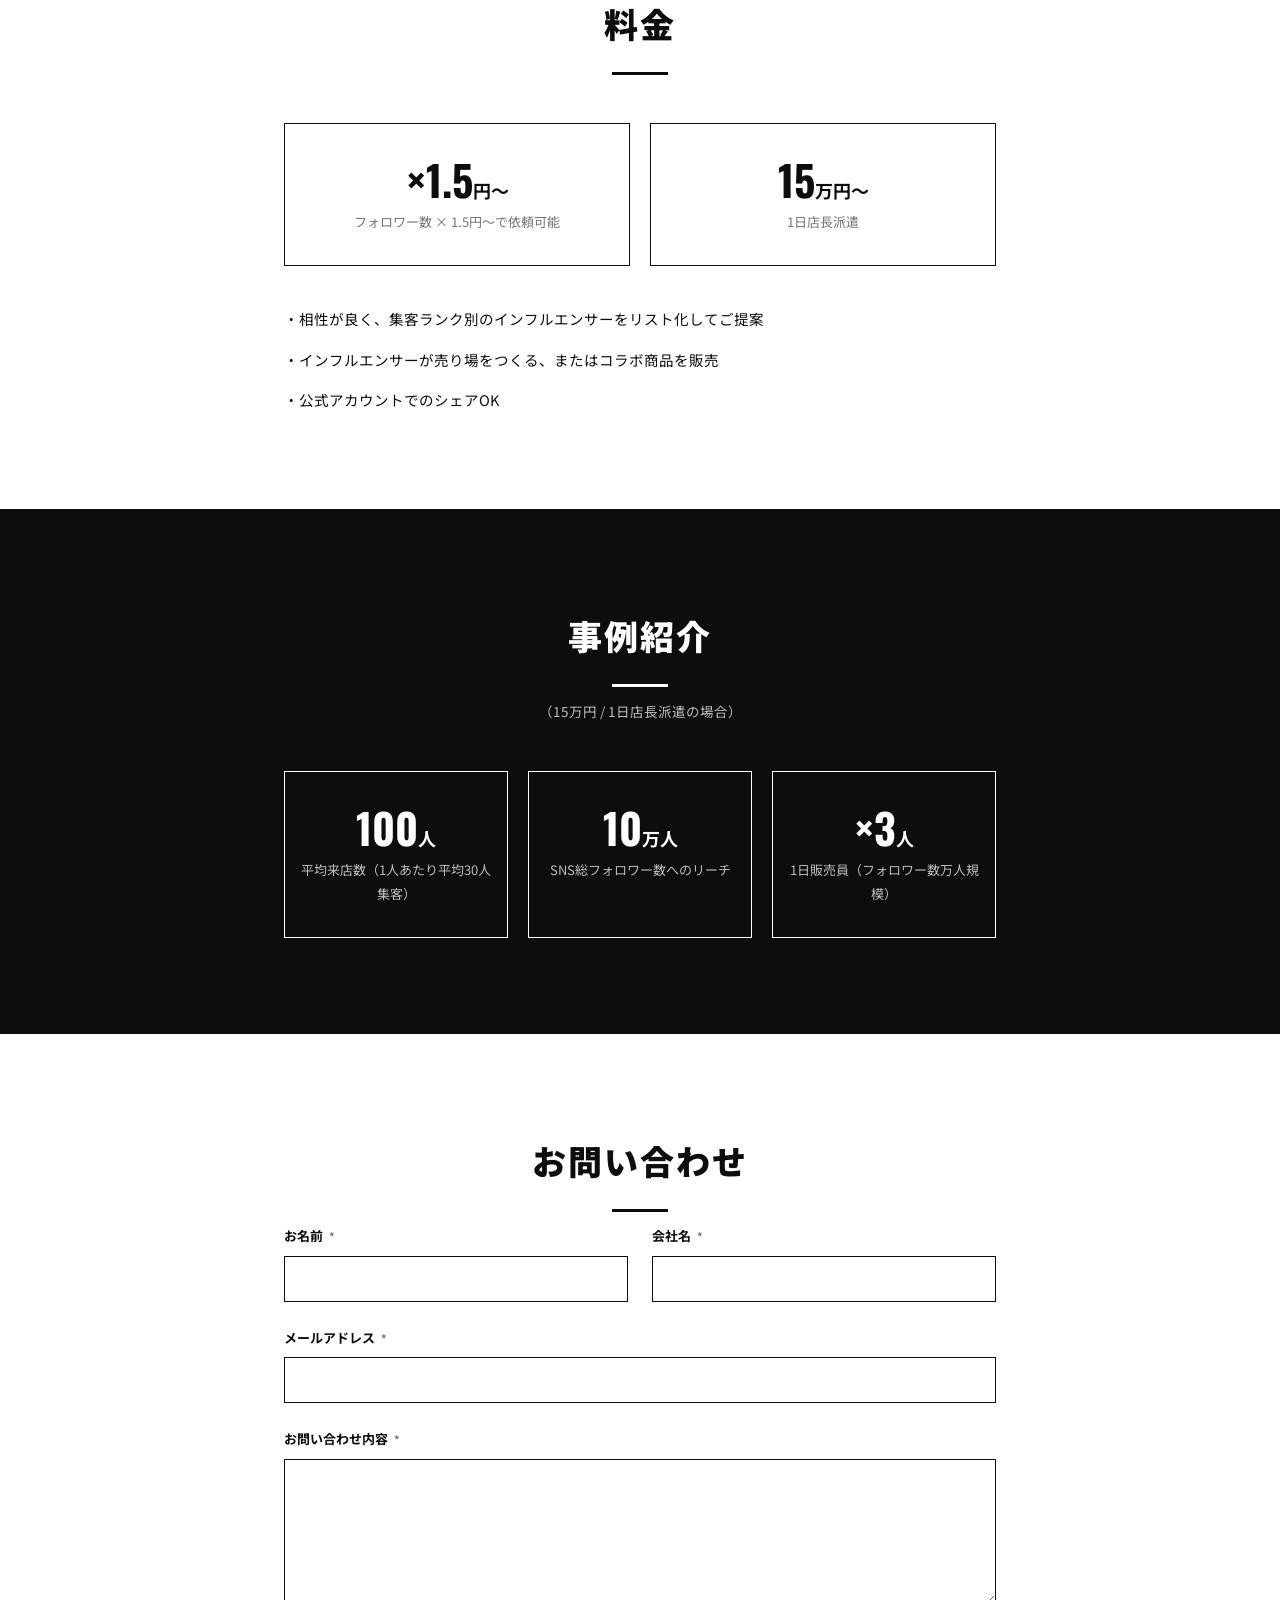
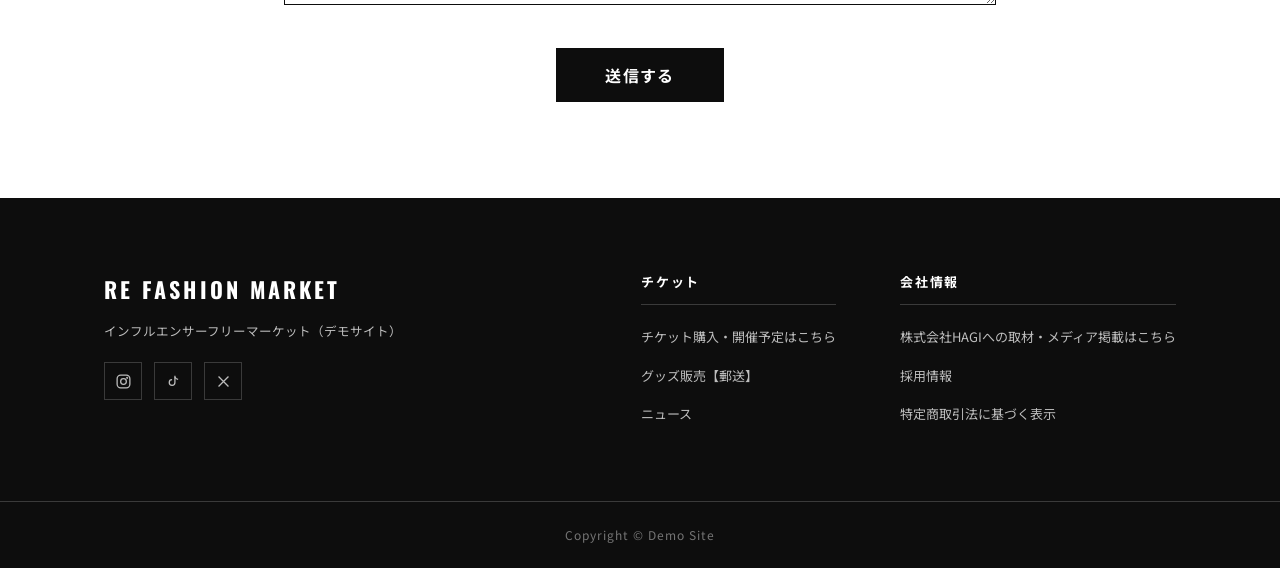
<file: influencer-casting.html>
<!DOCTYPE html>
<!--
  ═══════════════════════════════════════════════════
  ページ: インフルエンサーキャスティング（influencer-casting.html）
  ▼ このページで編集する場所
  ・料金・事例の数値 → このファイル内 stat-num / stat-label

  ▼ 全ページ共通
  ・メニュー / フッター → js/layout.js
  ・色やサイズ → css/style.css（先頭の :root で色を一括変更可）
  ・記入する内容の一覧 → 指示テンプレート.txt
  ═══════════════════════════════════════════════════
-->
<html lang="ja">
<head>
  <meta charset="utf-8">
  <meta name="viewport" content="width=device-width, initial-scale=1">
  <meta name="robots" content="noindex, nofollow">
  <link rel="icon" type="image/svg+xml" href="favicon.svg">
  <title>インフルエンサーキャスティング | RE FASHION MARKET（Demo）</title>
  <link rel="preconnect" href="https://fonts.googleapis.com">
  <link rel="preconnect" href="https://fonts.gstatic.com" crossorigin>
  <link href="https://fonts.googleapis.com/css2?family=Noto+Sans+JP:wght@400;500;700;900&family=Oswald:wght@400;600;700&display=swap" rel="stylesheet">
  <link rel="stylesheet" href="css/style.css">
</head>
<body data-page="casting">
  <header class="site-header"></header>

  <main>
    <div class="page-head">
      <h1>インフルエンサーキャスティング</h1>
      <p class="page-sub">POP IN（ポップイン）</p>
    </div>

    <!-- リード -->
    <section class="section">
      <div class="container container-narrow">
        <p class="lead-strong">
          マイクロインフルエンサーを店舗へ派遣！<br>
          「1日店長派遣」と「オフライン招待」
        </p>
        <div class="text-block text-center">
          <p>店舗へ派遣することで、認知度アップ・集客につながります。</p>
        </div>
        <div class="section-more">
          <a href="#casting-contact" class="btn btn-solid btn-lg">資料をダウンロードする</a>
        </div>
      </div>
    </section>

    <!-- サービス概要 -->
    <section class="section section-invert">
      <div class="container container-narrow">
        <h2 class="section-title">サービス概要</h2>
        <div class="point-list">
          <div class="point-item">
            <span class="point-num">1日店長<br>派遣</span>
            <div class="point-body">
              <h3>インフルエンサーが店頭で接客・販売</h3>
              <p>
                店頭にインフルエンサーが複数名来店し、お客様への接客・商品販売を行います。
                ブランドイメージの向上や新規顧客の集客につながります。（※3時間店長）
              </p>
            </div>
          </div>
          <div class="point-item">
            <span class="point-num">オフライン<br>招待</span>
            <div class="point-body">
              <h3>SNSで店舗・商品をPR</h3>
              <p>
                店頭にインフルエンサーを複数名招待し、SNS上で店舗や商品のPRを行います。
                短期間での認知拡大と、その後の集客が見込めます。（※ストーリー投稿）
              </p>
            </div>
          </div>
        </div>
      </div>
    </section>

    <!-- 料金 -->
    <section class="section">
      <div class="container container-narrow">
        <h2 class="section-title">料金</h2>
        <div class="stat-grid">
          <div class="stat-cell">
            <p class="stat-num">×1.5<span class="stat-unit">円〜</span></p>
            <p class="stat-label">フォロワー数 × 1.5円〜で依頼可能</p>
          </div>
          <div class="stat-cell">
            <p class="stat-num">15<span class="stat-unit">万円〜</span></p>
            <p class="stat-label">1日店長派遣</p>
          </div>
        </div>
        <div class="text-block">
          <p>・相性が良く、集客ランク別のインフルエンサーをリスト化してご提案</p>
          <p>・インフルエンサーが売り場をつくる、またはコラボ商品を販売</p>
          <p>・公式アカウントでのシェアOK</p>
        </div>
      </div>
    </section>

    <!-- 事例紹介 -->
    <section class="section section-invert">
      <div class="container container-narrow">
        <h2 class="section-title">事例紹介</h2>
        <p class="section-note">（15万円 / 1日店長派遣の場合）</p>
        <div class="stat-grid">
          <div class="stat-cell stat-cell-invert">
            <p class="stat-num">100<span class="stat-unit">人</span></p>
            <p class="stat-label">平均来店数（1人あたり平均30人集客）</p>
          </div>
          <div class="stat-cell stat-cell-invert">
            <p class="stat-num">10<span class="stat-unit">万人</span></p>
            <p class="stat-label">SNS総フォロワー数へのリーチ</p>
          </div>
          <div class="stat-cell stat-cell-invert">
            <p class="stat-num">×3<span class="stat-unit">人</span></p>
            <p class="stat-label">1日販売員（フォロワー数万人規模）</p>
          </div>
        </div>
      </div>
    </section>

    <!-- お問い合わせ -->
    <section class="section" id="casting-contact">
      <div class="container container-narrow">
        <h2 class="section-title">お問い合わせ</h2>
        <form id="castingForm" novalidate>
          <div class="form-grid-2">
            <div class="form-row">
              <label for="c-name">お名前<span class="req">*</span></label>
              <input type="text" id="c-name" name="name" required>
            </div>
            <div class="form-row">
              <label for="c-company">会社名<span class="req">*</span></label>
              <input type="text" id="c-company" name="company" required>
            </div>
          </div>
          <div class="form-row">
            <label for="c-email">メールアドレス<span class="req">*</span></label>
            <input type="email" id="c-email" name="email" required>
          </div>
          <div class="form-row">
            <label for="c-message">お問い合わせ内容<span class="req">*</span></label>
            <textarea id="c-message" name="message" rows="6" required></textarea>
          </div>
          <div class="form-submit">
            <button type="submit" class="btn btn-solid btn-lg">送信する</button>
            <p class="form-done" id="castingDone" hidden>送信が完了しました。</p>
          </div>
        </form>
      </div>
    </section>
  </main>

  <footer class="site-footer"></footer>
  <script src="js/layout.js"></script>
  <script src="js/data.js"></script>
  <script src="js/ui.js"></script>
  <script src="js/store.js"></script>
  <script src="js/pages.js"></script>
</body>
</html>
</file>
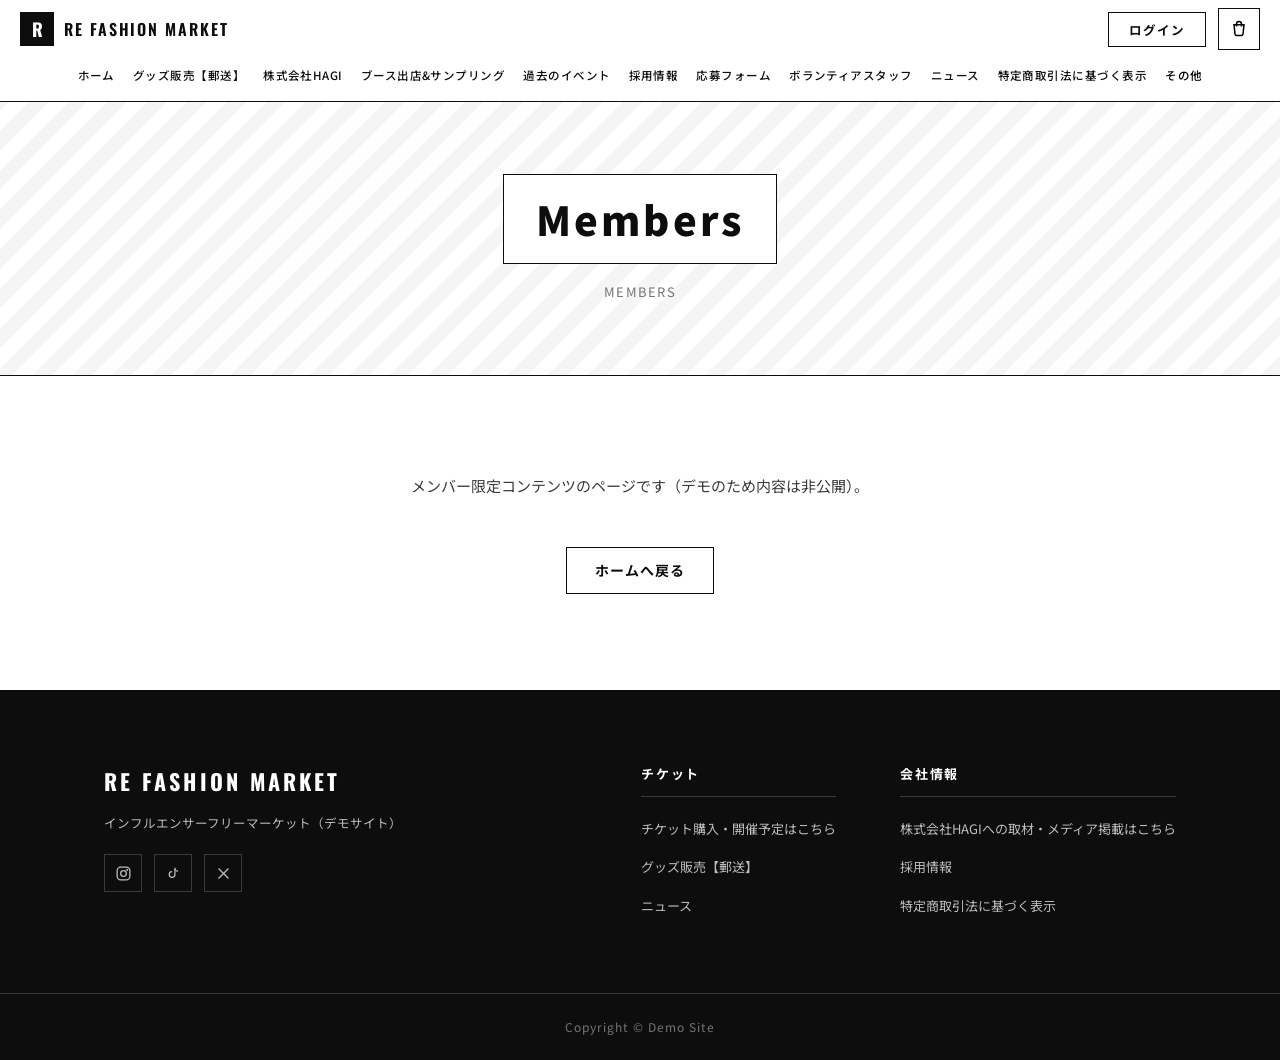
<file: members.html>
<!DOCTYPE html>
<!--
  ═══════════════════════════════════════════════════
  ページ: Members（members.html）
  ▼ このページで編集する場所
  ・メンバー限定コンテンツを作る場合はこのページを編集

  ▼ 全ページ共通
  ・メニュー / フッター → js/layout.js
  ・色やサイズ → css/style.css（先頭の :root で色を一括変更可）
  ・記入する内容の一覧 → 指示テンプレート.txt
  ═══════════════════════════════════════════════════
-->
<html lang="ja">
<head>
  <meta charset="utf-8">
  <meta name="viewport" content="width=device-width, initial-scale=1">
  <meta name="robots" content="noindex, nofollow">
  <link rel="icon" type="image/svg+xml" href="favicon.svg">
  <title>Members | RE FASHION MARKET（Demo）</title>
  <link rel="preconnect" href="https://fonts.googleapis.com">
  <link rel="preconnect" href="https://fonts.gstatic.com" crossorigin>
  <link href="https://fonts.googleapis.com/css2?family=Noto+Sans+JP:wght@400;500;700;900&family=Oswald:wght@400;600;700&display=swap" rel="stylesheet">
  <link rel="stylesheet" href="css/style.css">
</head>
<body>
  <header class="site-header"></header>

  <main>
    <div class="page-head">
      <h1>Members</h1>
      <p class="page-sub">MEMBERS</p>
    </div>

    <section class="section">
      <div class="container container-narrow text-center">
        <p class="section-lead">メンバー限定コンテンツのページです（デモのため内容は非公開）。</p>
        <div class="section-more">
          <a href="index.html" class="btn btn-outline">ホームへ戻る</a>
        </div>
      </div>
    </section>
  </main>

  <footer class="site-footer"></footer>
  <script src="js/layout.js"></script>
  <script src="js/data.js"></script>
  <script src="js/ui.js"></script>
  <script src="js/store.js"></script>
  <script src="js/pages.js"></script>
</body>
</html>
</file>
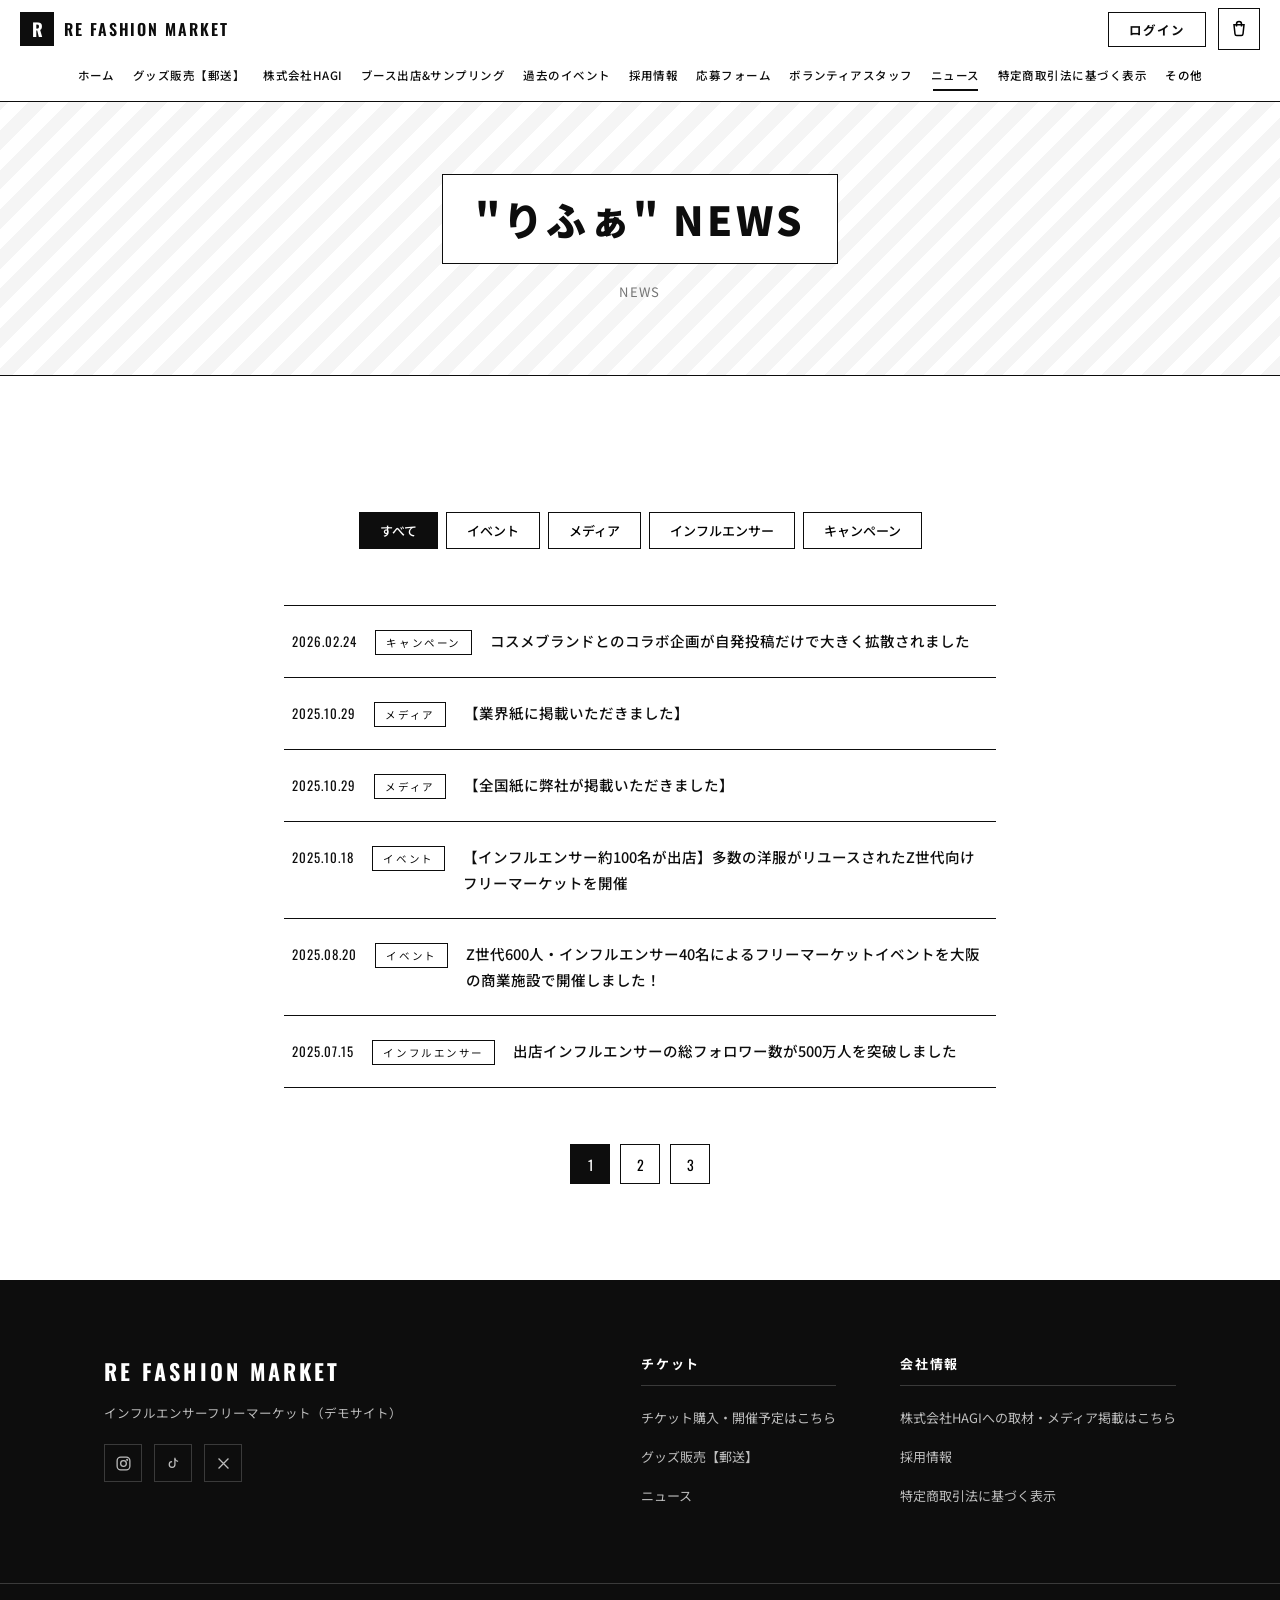
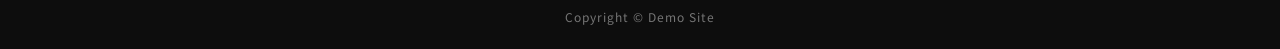
<file: news.html>
<!DOCTYPE html>
<!--
  ═══════════════════════════════════════════════════
  ページ: ニュース（news.html）
  ▼ このページで編集する場所
  ・記事の追加 → js/data.js の NEWS_ARTICLES（フィルタ・ページ送りは自動）

  ▼ 全ページ共通
  ・メニュー / フッター → js/layout.js
  ・色やサイズ → css/style.css（先頭の :root で色を一括変更可）
  ・記入する内容の一覧 → 指示テンプレート.txt
  ═══════════════════════════════════════════════════
-->
<html lang="ja">
<head>
  <meta charset="utf-8">
  <meta name="viewport" content="width=device-width, initial-scale=1">
  <meta name="robots" content="noindex, nofollow">
  <link rel="icon" type="image/svg+xml" href="favicon.svg">
  <title>ニュース | RE FASHION MARKET（Demo）</title>
  <link rel="preconnect" href="https://fonts.googleapis.com">
  <link rel="preconnect" href="https://fonts.gstatic.com" crossorigin>
  <link href="https://fonts.googleapis.com/css2?family=Noto+Sans+JP:wght@400;500;700;900&family=Oswald:wght@400;600;700&display=swap" rel="stylesheet">
  <link rel="stylesheet" href="css/style.css">
</head>
<body data-page="news">
  <header class="site-header"></header>

  <main>
    <div class="page-head">
      <h1>"りふぁ" NEWS</h1>
      <p class="page-sub">NEWS</p>
    </div>

    <section class="section">
      <div class="container container-narrow">
        <!-- カテゴリフィルタ -->
        <div class="news-tabs" id="newsTabs">
          <button type="button" class="news-tab is-active" data-cat="すべて">すべて</button>
          <button type="button" class="news-tab" data-cat="イベント">イベント</button>
          <button type="button" class="news-tab" data-cat="メディア">メディア</button>
          <button type="button" class="news-tab" data-cat="インフルエンサー">インフルエンサー</button>
          <button type="button" class="news-tab" data-cat="キャンペーン">キャンペーン</button>
        </div>

        <ul class="news-list" id="newsList"></ul>

        <div class="pagination" id="pagination">
          <button type="button" class="is-active">1</button>
          <button type="button">2</button>
          <button type="button">3</button>
        </div>
      </div>
    </section>
  </main>

  <footer class="site-footer"></footer>
  <script src="js/layout.js"></script>
  <script src="js/data.js"></script>
  <script src="js/ui.js"></script>
  <script src="js/store.js"></script>
  <script src="js/pages.js"></script>
</body>
</html>
</file>
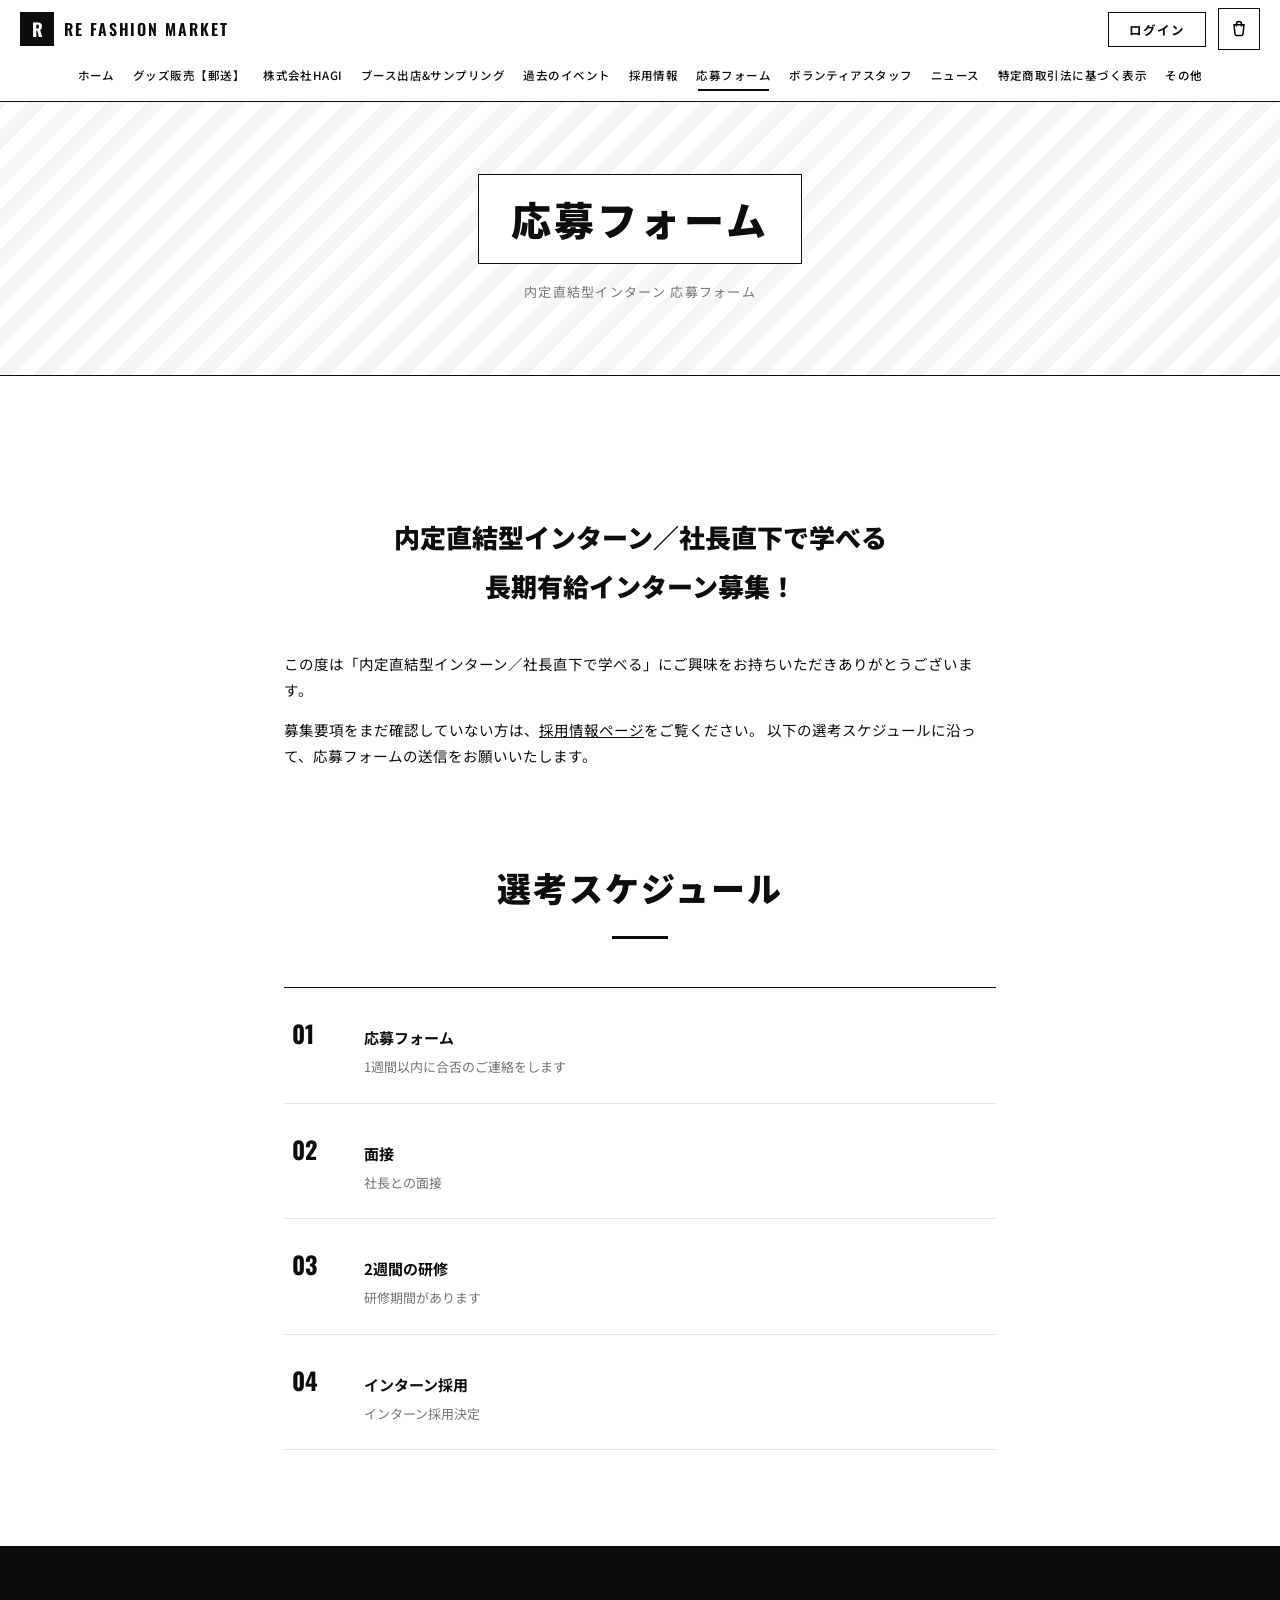
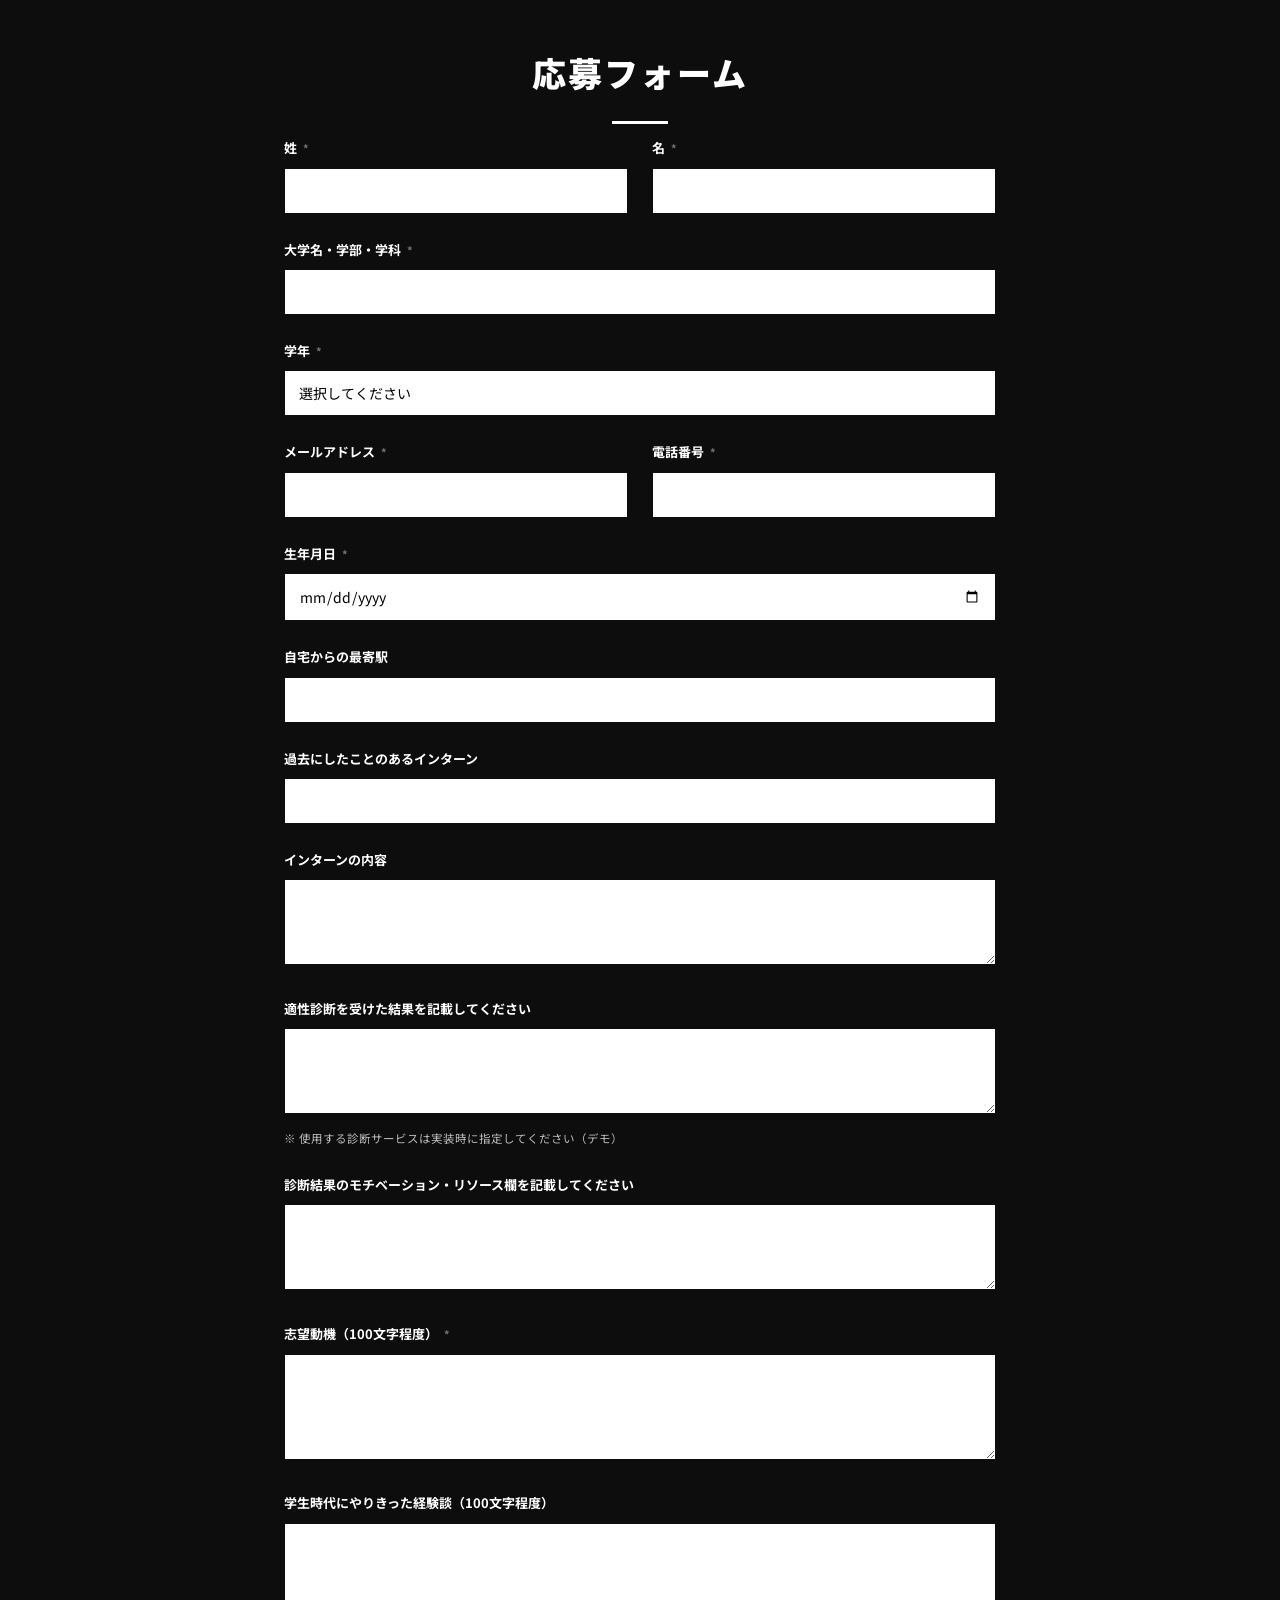
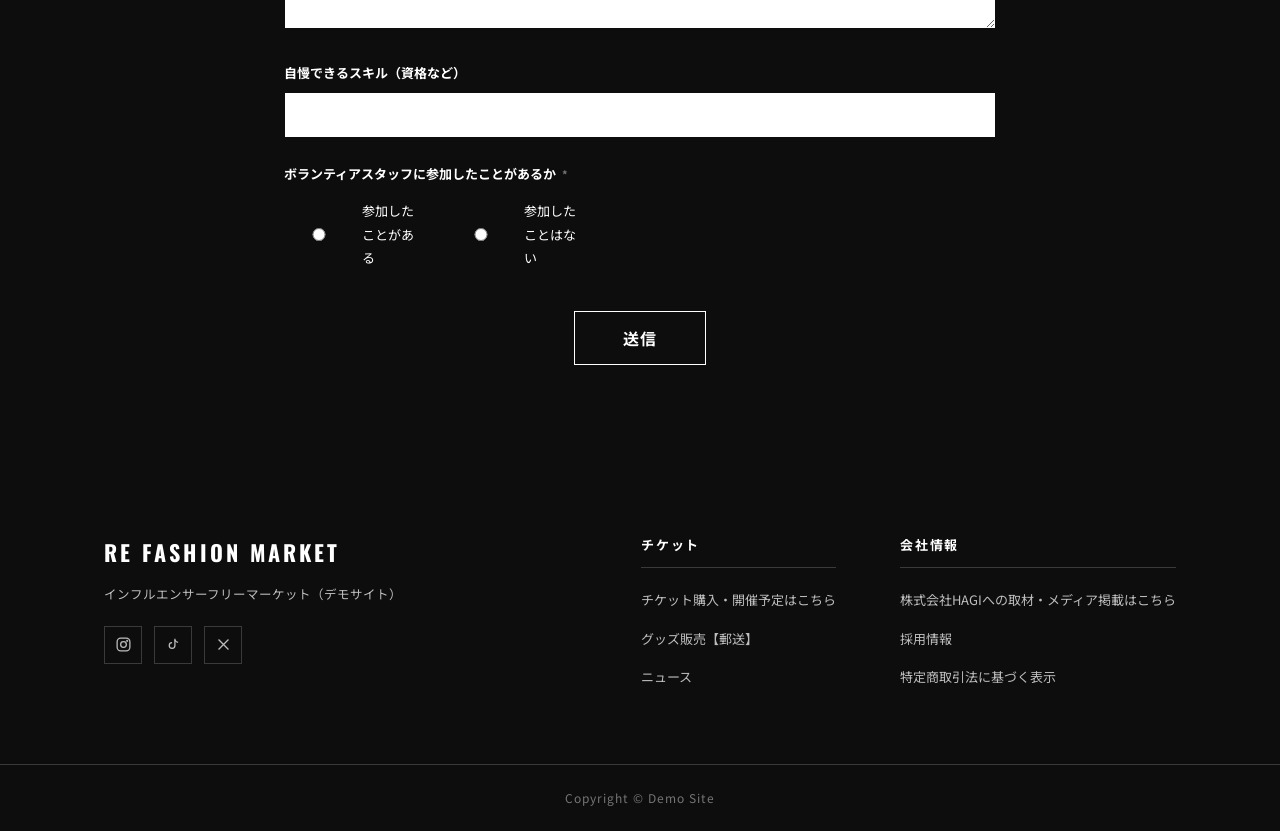
<file: oubo-form.html>
<!DOCTYPE html>
<!--
  ═══════════════════════════════════════════════════
  ページ: 応募フォーム（インターン）（oubo-form.html）
  ▼ このページで編集する場所
  ・選考ステップ・フォーム項目 → このファイル内に直接記述

  ▼ 全ページ共通
  ・メニュー / フッター → js/layout.js
  ・色やサイズ → css/style.css（先頭の :root で色を一括変更可）
  ・記入する内容の一覧 → 指示テンプレート.txt
  ═══════════════════════════════════════════════════
-->
<html lang="ja">
<head>
  <meta charset="utf-8">
  <meta name="viewport" content="width=device-width, initial-scale=1">
  <meta name="robots" content="noindex, nofollow">
  <link rel="icon" type="image/svg+xml" href="favicon.svg">
  <title>応募フォーム | RE FASHION MARKET（Demo）</title>
  <link rel="preconnect" href="https://fonts.googleapis.com">
  <link rel="preconnect" href="https://fonts.gstatic.com" crossorigin>
  <link href="https://fonts.googleapis.com/css2?family=Noto+Sans+JP:wght@400;500;700;900&family=Oswald:wght@400;600;700&display=swap" rel="stylesheet">
  <link rel="stylesheet" href="css/style.css">
</head>
<body data-page="oubo">
  <header class="site-header"></header>

  <main>
    <div class="page-head">
      <h1>応募フォーム</h1>
      <p class="page-sub">内定直結型インターン 応募フォーム</p>
    </div>

    <!-- 紹介文 -->
    <section class="section">
      <div class="container container-narrow">
        <p class="lead-strong">内定直結型インターン／社長直下で学べる<br>長期有給インターン募集！</p>
        <div class="text-block">
          <p>
            この度は「内定直結型インターン／社長直下で学べる」にご興味をお持ちいただきありがとうございます。
          </p>
          <p>
            募集要項をまだ確認していない方は、<a href="recruit.html" class="link-underline">採用情報ページ</a>をご覧ください。
            以下の選考スケジュールに沿って、応募フォームの送信をお願いいたします。
          </p>
        </div>

        <h2 class="section-title mt-lg">選考スケジュール</h2>
        <div class="step-list">
          <div class="step-item">
            <span class="step-num">01</span>
            <div><h3>応募フォーム</h3><p>1週間以内に合否のご連絡をします</p></div>
          </div>
          <div class="step-item">
            <span class="step-num">02</span>
            <div><h3>面接</h3><p>社長との面接</p></div>
          </div>
          <div class="step-item">
            <span class="step-num">03</span>
            <div><h3>2週間の研修</h3><p>研修期間があります</p></div>
          </div>
          <div class="step-item">
            <span class="step-num">04</span>
            <div><h3>インターン採用</h3><p>インターン採用決定</p></div>
          </div>
        </div>
      </div>
    </section>

    <!-- フォーム -->
    <section class="section section-invert">
      <div class="container container-narrow">
        <h2 class="section-title">応募フォーム</h2>
        <form id="applyForm" class="form-invert" novalidate>
          <div class="form-grid-2">
            <div class="form-row">
              <label for="a-sei">姓<span class="req">*</span></label>
              <input type="text" id="a-sei" name="sei" required>
            </div>
            <div class="form-row">
              <label for="a-mei">名<span class="req">*</span></label>
              <input type="text" id="a-mei" name="mei" required>
            </div>
          </div>
          <div class="form-row">
            <label for="a-univ">大学名・学部・学科<span class="req">*</span></label>
            <input type="text" id="a-univ" name="univ" required>
          </div>
          <div class="form-row">
            <label for="a-grade">学年<span class="req">*</span></label>
            <select id="a-grade" name="grade" required>
              <option value="">選択してください</option>
              <option>1年</option><option>2年</option><option>3年</option><option>4年</option><option>その他</option>
            </select>
          </div>
          <div class="form-grid-2">
            <div class="form-row">
              <label for="a-email">メールアドレス<span class="req">*</span></label>
              <input type="email" id="a-email" name="email" required>
            </div>
            <div class="form-row">
              <label for="a-tel">電話番号<span class="req">*</span></label>
              <input type="tel" id="a-tel" name="tel" required>
            </div>
          </div>
          <div class="form-row">
            <label for="a-birth">生年月日<span class="req">*</span></label>
            <input type="date" id="a-birth" name="birth" required>
          </div>
          <div class="form-row">
            <label for="a-station">自宅からの最寄駅</label>
            <input type="text" id="a-station" name="station">
          </div>
          <div class="form-row">
            <label for="a-intern">過去にしたことのあるインターン</label>
            <input type="text" id="a-intern" name="intern">
          </div>
          <div class="form-row">
            <label for="a-intern-detail">インターンの内容</label>
            <textarea id="a-intern-detail" name="internDetail" rows="3"></textarea>
          </div>
          <div class="form-row">
            <label for="a-shindan1">適性診断を受けた結果を記載してください</label>
            <textarea id="a-shindan1" name="shindan1" rows="3"></textarea>
            <p class="form-note">※ 使用する診断サービスは実装時に指定してください（デモ）</p>
          </div>
          <div class="form-row">
            <label for="a-shindan2">診断結果のモチベーション・リソース欄を記載してください</label>
            <textarea id="a-shindan2" name="shindan2" rows="3"></textarea>
          </div>
          <div class="form-row">
            <label for="a-motivation">志望動機（100文字程度）<span class="req">*</span></label>
            <textarea id="a-motivation" name="motivation" rows="4" required></textarea>
          </div>
          <div class="form-row">
            <label for="a-episode">学生時代にやりきった経験談（100文字程度）</label>
            <textarea id="a-episode" name="episode" rows="4"></textarea>
          </div>
          <div class="form-row">
            <label for="a-skill">自慢できるスキル（資格など）</label>
            <input type="text" id="a-skill" name="skill">
          </div>
          <div class="form-row">
            <label>ボランティアスタッフに参加したことがあるか<span class="req">*</span></label>
            <div class="radio-group">
              <label><input type="radio" name="volunteer" value="yes" required>参加したことがある</label>
              <label><input type="radio" name="volunteer" value="no">参加したことはない</label>
            </div>
          </div>
          <div class="form-submit">
            <button type="submit" class="btn btn-outline-invert btn-lg">送信</button>
            <p class="form-done" id="applyDone" hidden>ご応募いただきありがとうございました！<br>合否については1週間以内に連絡いたします。</p>
          </div>
        </form>
      </div>
    </section>
  </main>

  <footer class="site-footer"></footer>
  <script src="js/layout.js"></script>
  <script src="js/data.js"></script>
  <script src="js/ui.js"></script>
  <script src="js/store.js"></script>
  <script src="js/pages.js"></script>
</body>
</html>
</file>
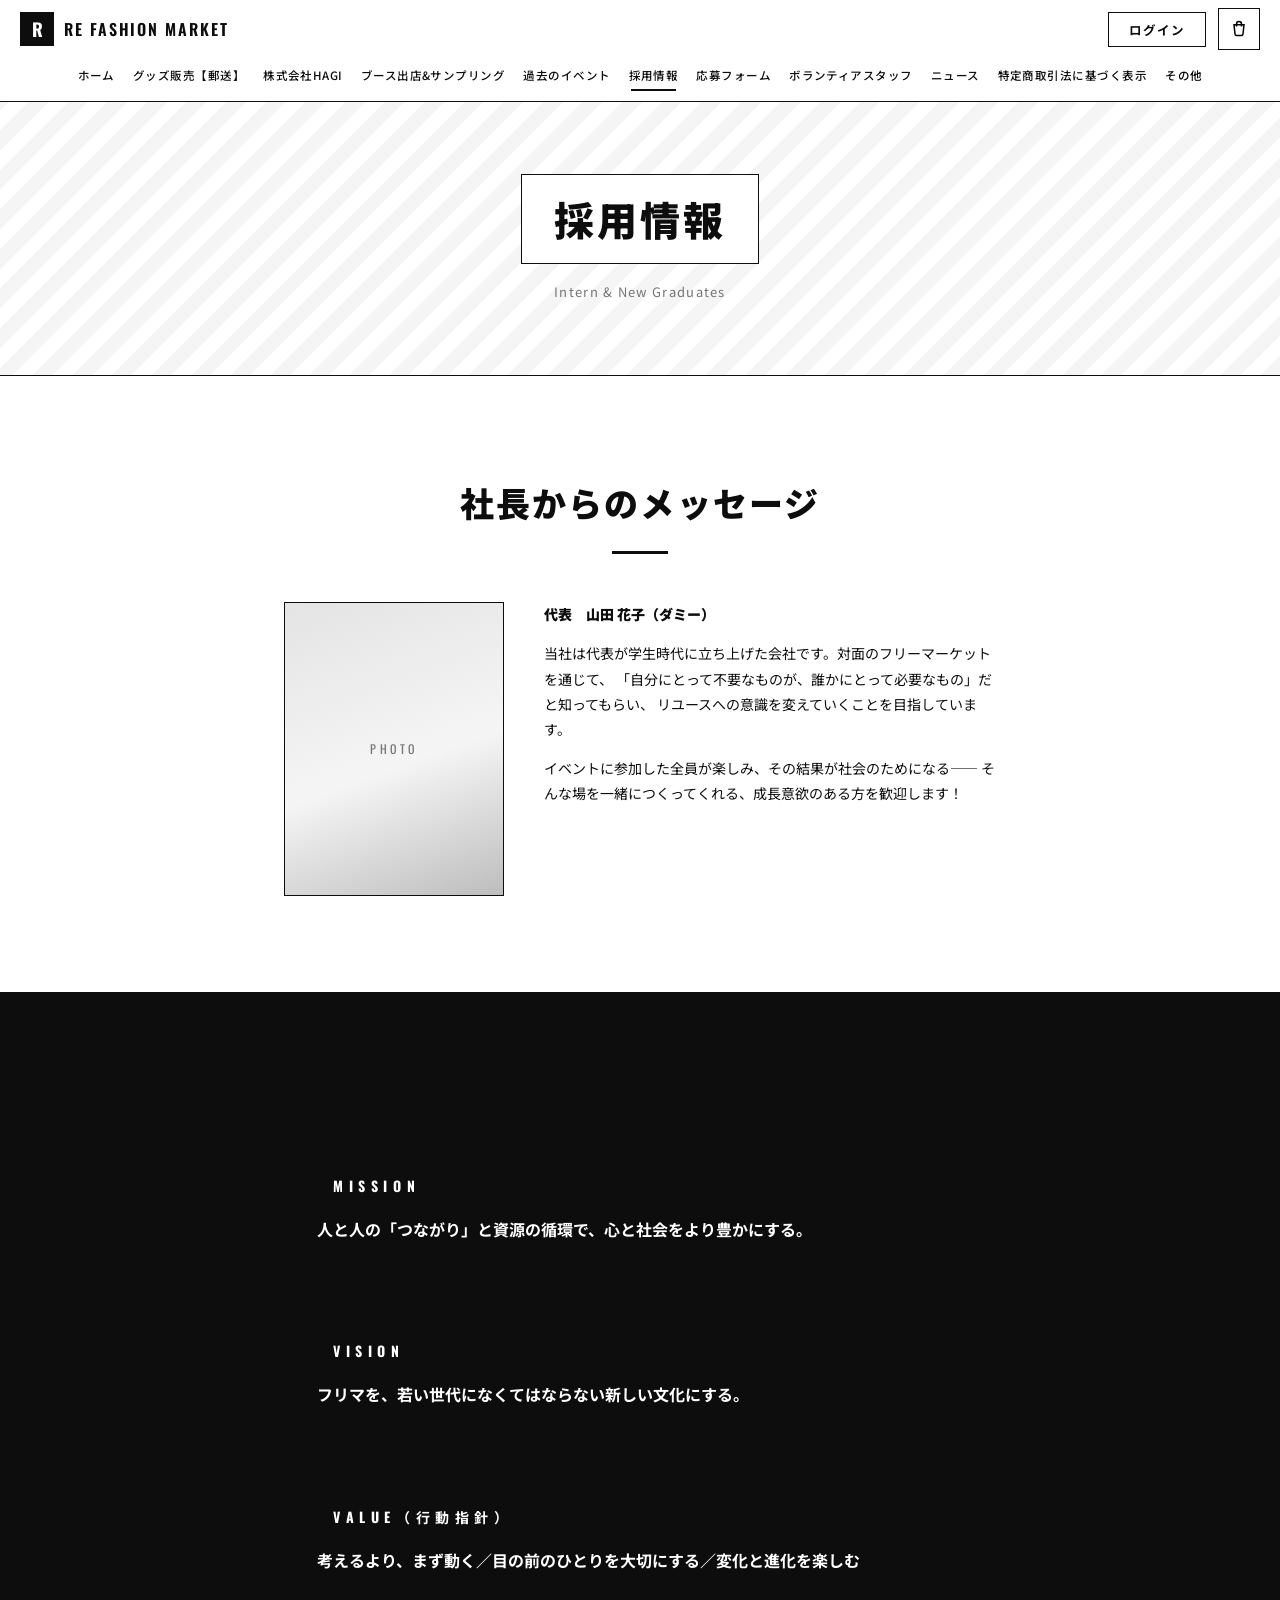
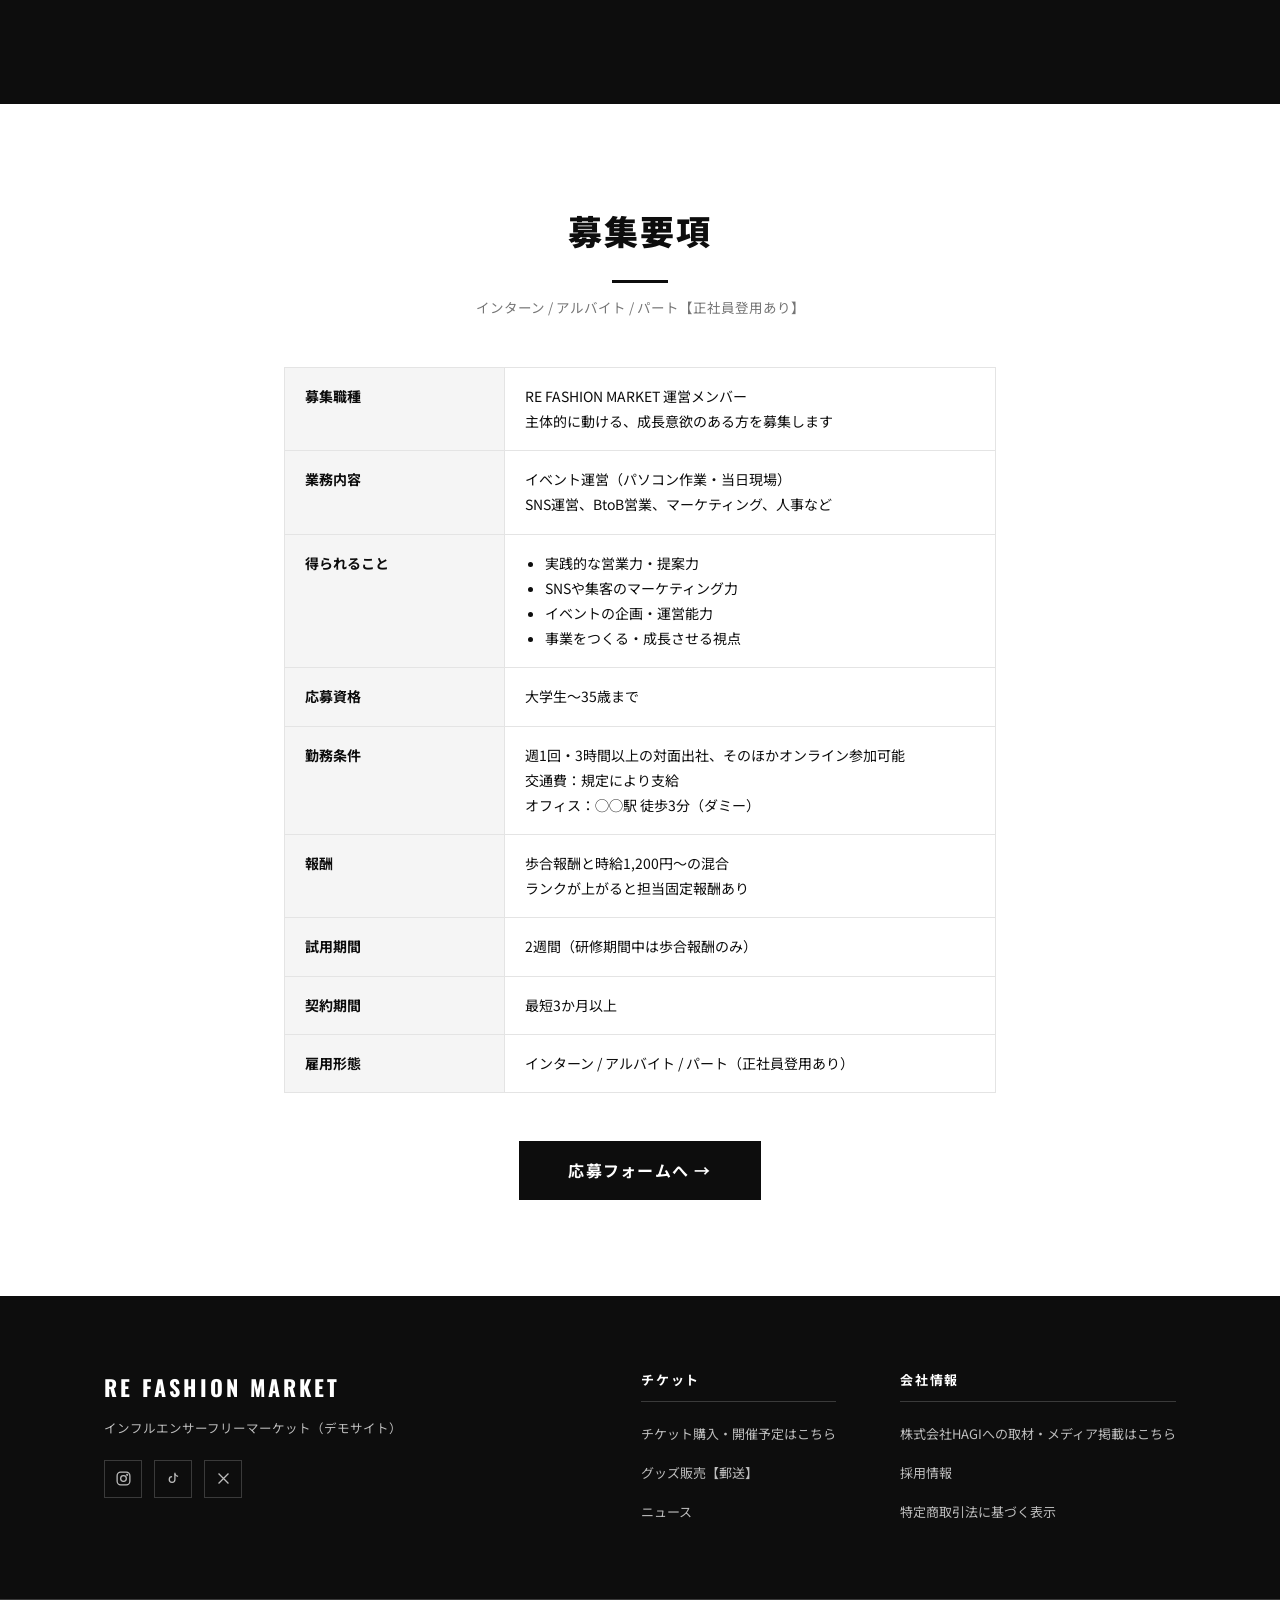
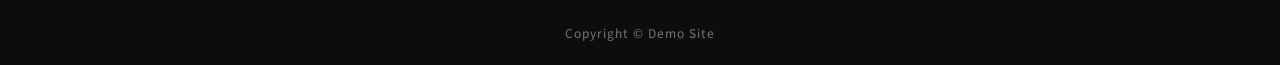
<file: recruit.html>
<!DOCTYPE html>
<!--
  ═══════════════════════════════════════════════════
  ページ: 採用情報（recruit.html）
  ▼ このページで編集する場所
  ・社長メッセージ・MVV・募集要項 → すべてこのファイル内に直接記述

  ▼ 全ページ共通
  ・メニュー / フッター → js/layout.js
  ・色やサイズ → css/style.css（先頭の :root で色を一括変更可）
  ・記入する内容の一覧 → 指示テンプレート.txt
  ═══════════════════════════════════════════════════
-->
<html lang="ja">
<head>
  <meta charset="utf-8">
  <meta name="viewport" content="width=device-width, initial-scale=1">
  <meta name="robots" content="noindex, nofollow">
  <link rel="icon" type="image/svg+xml" href="favicon.svg">
  <title>採用情報 | RE FASHION MARKET（Demo）</title>
  <link rel="preconnect" href="https://fonts.googleapis.com">
  <link rel="preconnect" href="https://fonts.gstatic.com" crossorigin>
  <link href="https://fonts.googleapis.com/css2?family=Noto+Sans+JP:wght@400;500;700;900&family=Oswald:wght@400;600;700&display=swap" rel="stylesheet">
  <link rel="stylesheet" href="css/style.css">
</head>
<body>
  <header class="site-header"></header>

  <main>
    <div class="page-head">
      <h1>採用情報</h1>
      <p class="page-sub">Intern &amp; New Graduates</p>
    </div>

    <!-- 社長からのメッセージ -->
    <section class="section">
      <div class="container container-narrow">
        <h2 class="section-title">社長からのメッセージ</h2>
        <div class="message-block">
          <div class="message-photo">PHOTO</div>
          <div class="message-body">
            <p class="message-name">代表　山田 花子（ダミー）</p>
            <p>
              当社は代表が学生時代に立ち上げた会社です。対面のフリーマーケットを通じて、
              「自分にとって不要なものが、誰かにとって必要なもの」だと知ってもらい、
              リユースへの意識を変えていくことを目指しています。
            </p>
            <p>
              イベントに参加した全員が楽しみ、その結果が社会のためになる——
              そんな場を一緒につくってくれる、成長意欲のある方を歓迎します！
            </p>
          </div>
        </div>
      </div>
    </section>

    <!-- MISSION / VISION / VALUE -->
    <section class="section section-invert">
      <div class="container container-narrow">
        <div class="mvv-list">
          <div class="mvv-item">
            <h3>MISSION</h3>
            <p>人と人の「つながり」と資源の循環で、心と社会をより豊かにする。</p>
          </div>
          <div class="mvv-item">
            <h3>VISION</h3>
            <p>フリマを、若い世代になくてはならない新しい文化にする。</p>
          </div>
          <div class="mvv-item">
            <h3>VALUE（行動指針）</h3>
            <p>考えるより、まず動く／目の前のひとりを大切にする／変化と進化を楽しむ</p>
          </div>
        </div>
      </div>
    </section>

    <!-- 募集要項 -->
    <section class="section">
      <div class="container container-narrow">
        <h2 class="section-title">募集要項</h2>
        <p class="section-note">インターン / アルバイト / パート【正社員登用あり】</p>
        <table class="def-table">
          <tr><th>募集職種</th><td>RE FASHION MARKET 運営メンバー<br>主体的に動ける、成長意欲のある方を募集します</td></tr>
          <tr><th>業務内容</th><td>イベント運営（パソコン作業・当日現場）<br>SNS運営、BtoB営業、マーケティング、人事など</td></tr>
          <tr><th>得られること</th><td>
            <ul>
              <li>実践的な営業力・提案力</li>
              <li>SNSや集客のマーケティング力</li>
              <li>イベントの企画・運営能力</li>
              <li>事業をつくる・成長させる視点</li>
            </ul>
          </td></tr>
          <tr><th>応募資格</th><td>大学生〜35歳まで</td></tr>
          <tr><th>勤務条件</th><td>週1回・3時間以上の対面出社、そのほかオンライン参加可能<br>交通費：規定により支給<br>オフィス：◯◯駅 徒歩3分（ダミー）</td></tr>
          <tr><th>報酬</th><td>歩合報酬と時給1,200円〜の混合<br>ランクが上がると担当固定報酬あり</td></tr>
          <tr><th>試用期間</th><td>2週間（研修期間中は歩合報酬のみ）</td></tr>
          <tr><th>契約期間</th><td>最短3か月以上</td></tr>
          <tr><th>雇用形態</th><td>インターン / アルバイト / パート（正社員登用あり）</td></tr>
        </table>
        <div class="section-more">
          <a href="oubo-form.html" class="btn btn-solid btn-lg">応募フォームへ →</a>
        </div>
      </div>
    </section>
  </main>

  <footer class="site-footer"></footer>
  <script src="js/layout.js"></script>
  <script src="js/data.js"></script>
  <script src="js/ui.js"></script>
  <script src="js/store.js"></script>
  <script src="js/pages.js"></script>
</body>
</html>
</file>
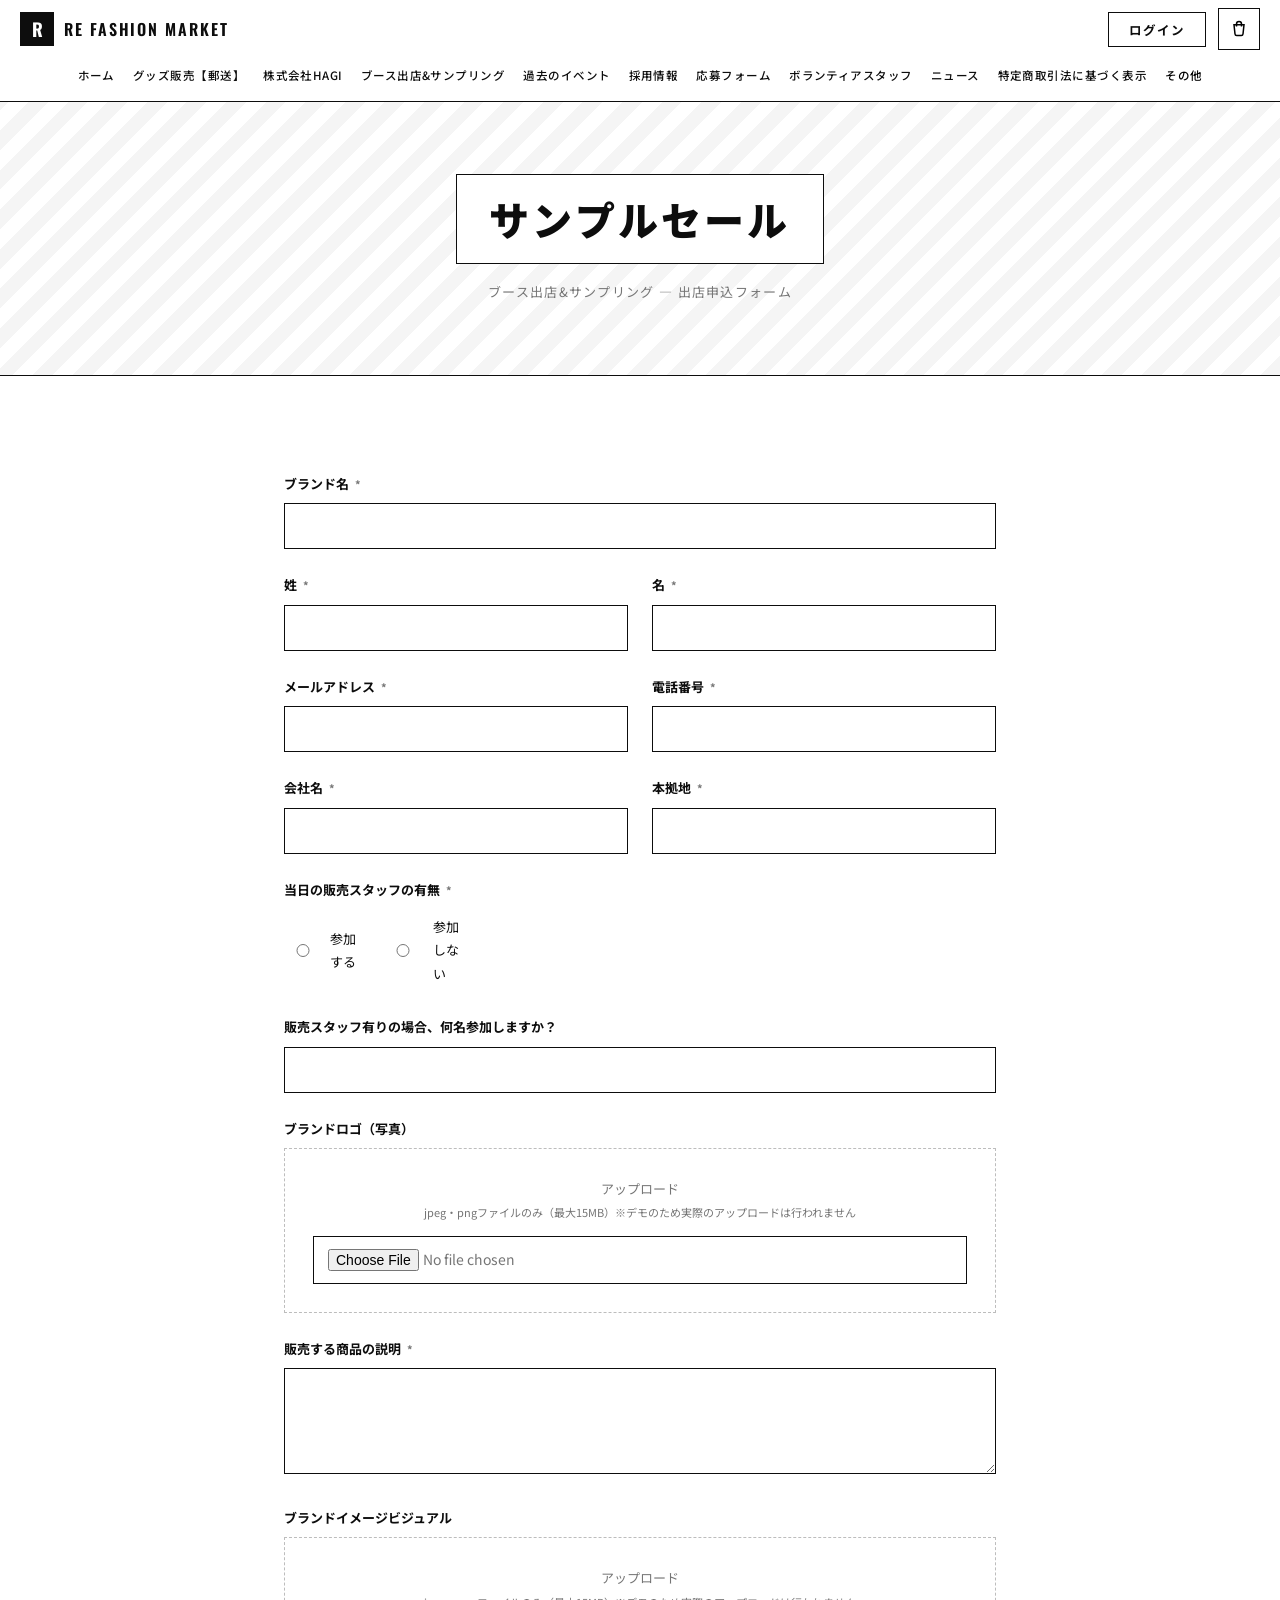
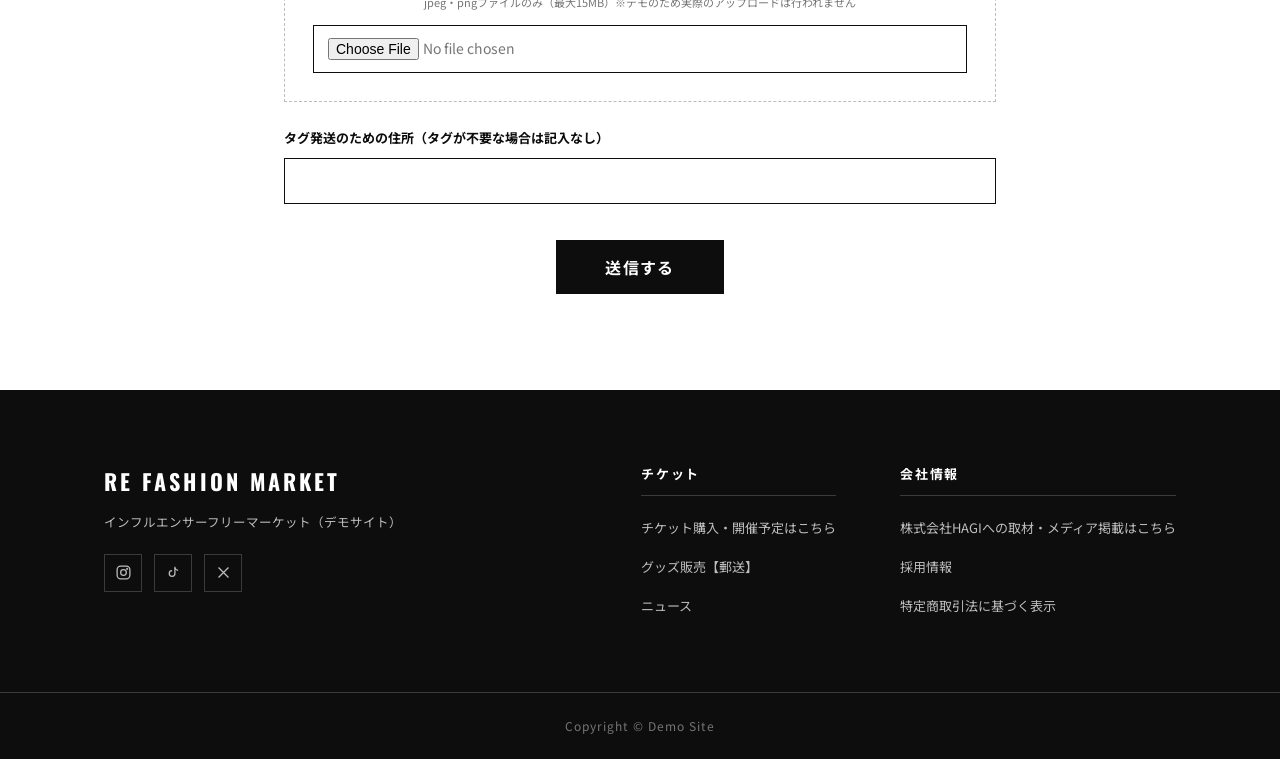
<file: sample-sale.html>
<!DOCTYPE html>
<!--
  ═══════════════════════════════════════════════════
  ページ: サンプルセール（出店申込）（sample-sale.html）
  ▼ このページで編集する場所
  ・フォーム項目 → このファイル内に直接記述

  ▼ 全ページ共通
  ・メニュー / フッター → js/layout.js
  ・色やサイズ → css/style.css（先頭の :root で色を一括変更可）
  ・記入する内容の一覧 → 指示テンプレート.txt
  ═══════════════════════════════════════════════════
-->
<html lang="ja">
<head>
  <meta charset="utf-8">
  <meta name="viewport" content="width=device-width, initial-scale=1">
  <meta name="robots" content="noindex, nofollow">
  <link rel="icon" type="image/svg+xml" href="favicon.svg">
  <title>サンプルセール | RE FASHION MARKET（Demo）</title>
  <link rel="preconnect" href="https://fonts.googleapis.com">
  <link rel="preconnect" href="https://fonts.gstatic.com" crossorigin>
  <link href="https://fonts.googleapis.com/css2?family=Noto+Sans+JP:wght@400;500;700;900&family=Oswald:wght@400;600;700&display=swap" rel="stylesheet">
  <link rel="stylesheet" href="css/style.css">
</head>
<body data-page="sample">
  <header class="site-header"></header>

  <main>
    <div class="page-head">
      <h1>サンプルセール</h1>
      <p class="page-sub">ブース出店&amp;サンプリング — 出店申込フォーム</p>
    </div>

    <section class="section">
      <div class="container container-narrow">
        <form id="sampleForm" novalidate>
          <div class="form-row">
            <label for="ss-brand">ブランド名<span class="req">*</span></label>
            <input type="text" id="ss-brand" name="brand" required>
          </div>
          <div class="form-grid-2">
            <div class="form-row">
              <label for="ss-sei">姓<span class="req">*</span></label>
              <input type="text" id="ss-sei" name="sei" required>
            </div>
            <div class="form-row">
              <label for="ss-mei">名<span class="req">*</span></label>
              <input type="text" id="ss-mei" name="mei" required>
            </div>
          </div>
          <div class="form-grid-2">
            <div class="form-row">
              <label for="ss-email">メールアドレス<span class="req">*</span></label>
              <input type="email" id="ss-email" name="email" required>
            </div>
            <div class="form-row">
              <label for="ss-tel">電話番号<span class="req">*</span></label>
              <input type="tel" id="ss-tel" name="tel" required>
            </div>
          </div>
          <div class="form-grid-2">
            <div class="form-row">
              <label for="ss-company">会社名<span class="req">*</span></label>
              <input type="text" id="ss-company" name="company" required>
            </div>
            <div class="form-row">
              <label for="ss-base">本拠地<span class="req">*</span></label>
              <input type="text" id="ss-base" name="base" required>
            </div>
          </div>
          <div class="form-row">
            <label>当日の販売スタッフの有無<span class="req">*</span></label>
            <div class="radio-group">
              <label><input type="radio" name="staff" value="yes" required>参加する</label>
              <label><input type="radio" name="staff" value="no">参加しない</label>
            </div>
          </div>
          <div class="form-row">
            <label for="ss-staff-count">販売スタッフ有りの場合、何名参加しますか？</label>
            <input type="number" id="ss-staff-count" name="staffCount" min="0">
          </div>
          <div class="form-row">
            <label for="ss-logo">ブランドロゴ（写真）</label>
            <div class="upload-box">
              アップロード<br>
              <span class="upload-note">jpeg・pngファイルのみ（最大15MB）※デモのため実際のアップロードは行われません</span>
              <input type="file" id="ss-logo" name="logo" accept=".jpg,.jpeg,.png" class="upload-input">
            </div>
          </div>
          <div class="form-row">
            <label for="ss-desc">販売する商品の説明<span class="req">*</span></label>
            <textarea id="ss-desc" name="desc" rows="4" required></textarea>
          </div>
          <div class="form-row">
            <label for="ss-visual">ブランドイメージビジュアル</label>
            <div class="upload-box">
              アップロード<br>
              <span class="upload-note">jpeg・pngファイルのみ（最大15MB）※デモのため実際のアップロードは行われません</span>
              <input type="file" id="ss-visual" name="visual" accept=".jpg,.jpeg,.png" class="upload-input">
            </div>
          </div>
          <div class="form-row">
            <label for="ss-address">タグ発送のための住所（タグが不要な場合は記入なし）</label>
            <input type="text" id="ss-address" name="address">
          </div>
          <div class="form-submit">
            <button type="submit" class="btn btn-solid btn-lg">送信する</button>
            <p class="form-done" id="sampleDone" hidden>送信ありがとうございました</p>
          </div>
        </form>
      </div>
    </section>
  </main>

  <footer class="site-footer"></footer>
  <script src="js/layout.js"></script>
  <script src="js/data.js"></script>
  <script src="js/ui.js"></script>
  <script src="js/store.js"></script>
  <script src="js/pages.js"></script>
</body>
</html>
</file>
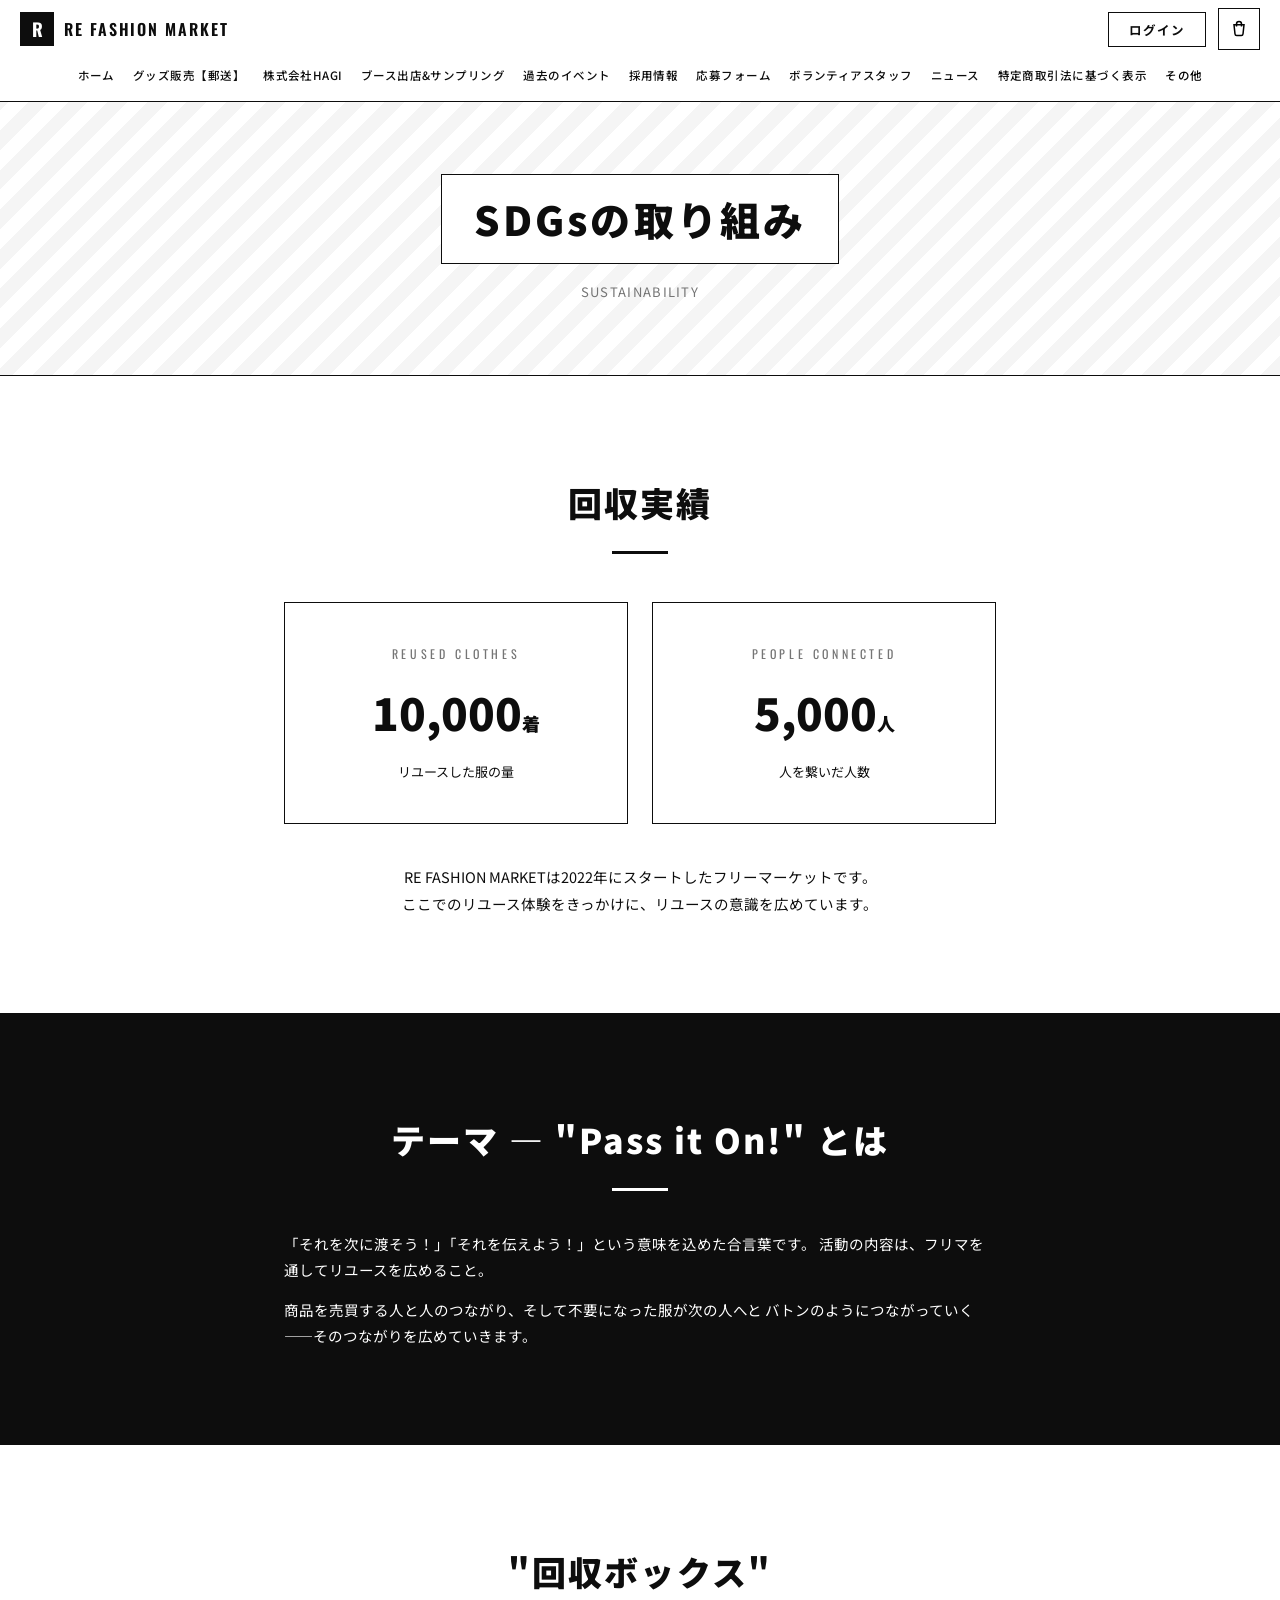
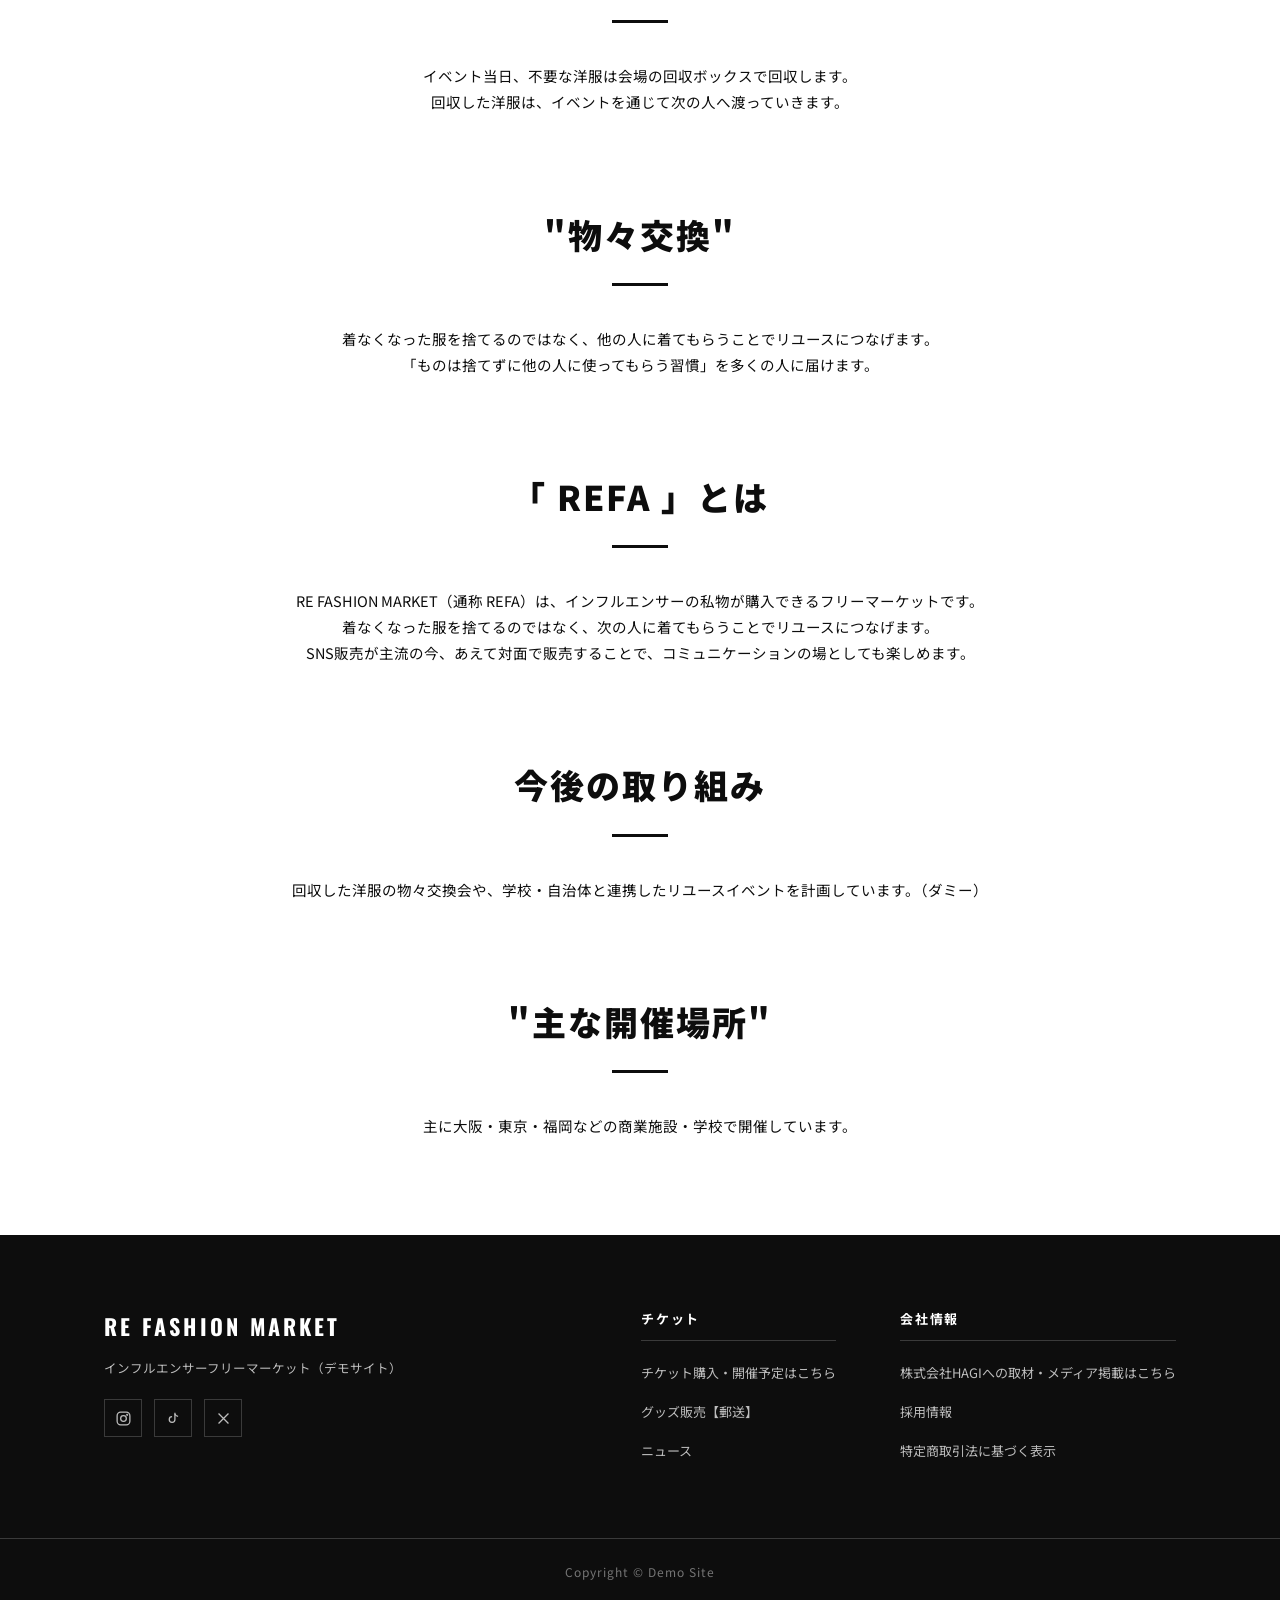
<file: sdgs.html>
<!DOCTYPE html>
<!--
  ═══════════════════════════════════════════════════
  ページ: SDGsの取り組み（sdgs.html）
  ▼ このページで編集する場所
  ・実績数値（10,000着・5,000人）と各説明文 → このファイル内に直接記述

  ▼ 全ページ共通
  ・メニュー / フッター → js/layout.js
  ・色やサイズ → css/style.css（先頭の :root で色を一括変更可）
  ・記入する内容の一覧 → 指示テンプレート.txt
  ═══════════════════════════════════════════════════
-->
<html lang="ja">
<head>
  <meta charset="utf-8">
  <meta name="viewport" content="width=device-width, initial-scale=1">
  <meta name="robots" content="noindex, nofollow">
  <link rel="icon" type="image/svg+xml" href="favicon.svg">
  <title>SDGsの取り組み | RE FASHION MARKET（Demo）</title>
  <link rel="preconnect" href="https://fonts.googleapis.com">
  <link rel="preconnect" href="https://fonts.gstatic.com" crossorigin>
  <link href="https://fonts.googleapis.com/css2?family=Noto+Sans+JP:wght@400;500;700;900&family=Oswald:wght@400;600;700&display=swap" rel="stylesheet">
  <link rel="stylesheet" href="css/style.css">
</head>
<body>
  <header class="site-header"></header>

  <main>
    <div class="page-head">
      <h1>SDGsの取り組み</h1>
      <p class="page-sub">SUSTAINABILITY</p>
    </div>

    <!-- 回収実績 -->
    <section class="section">
      <div class="container container-narrow">
        <h2 class="section-title">回収実績</h2>
        <div class="sdgs-nums">
          <div class="sdgs-num-cell">
            <p class="en">REUSED CLOTHES</p>
            <p class="num">10,000<span class="stat-unit">着</span></p>
            <p class="jp">リユースした服の量</p>
          </div>
          <div class="sdgs-num-cell">
            <p class="en">PEOPLE CONNECTED</p>
            <p class="num">5,000<span class="stat-unit">人</span></p>
            <p class="jp">人を繋いだ人数</p>
          </div>
        </div>
        <div class="text-block text-center">
          <p>
            RE FASHION MARKETは2022年にスタートしたフリーマーケットです。<br>
            ここでのリユース体験をきっかけに、リユースの意識を広めています。
          </p>
        </div>
      </div>
    </section>

    <!-- テーマ -->
    <section class="section section-invert">
      <div class="container container-narrow">
        <h2 class="section-title">テーマ — "Pass it On!" とは</h2>
        <div class="text-block">
          <p>
            「それを次に渡そう！」「それを伝えよう！」という意味を込めた合言葉です。
            活動の内容は、フリマを通してリユースを広めること。
          </p>
          <p>
            商品を売買する人と人のつながり、そして不要になった服が次の人へと
            バトンのようにつながっていく——そのつながりを広めていきます。
          </p>
        </div>
      </div>
    </section>

    <!-- 取り組み -->
    <section class="section">
      <div class="container container-narrow">
        <h2 class="section-title">"回収ボックス"</h2>
        <div class="text-block text-center">
          <p>
            イベント当日、不要な洋服は会場の回収ボックスで回収します。<br>
            回収した洋服は、イベントを通じて次の人へ渡っていきます。
          </p>
        </div>

        <h2 class="section-title mt-lg">"物々交換"</h2>
        <div class="text-block text-center">
          <p>
            着なくなった服を捨てるのではなく、他の人に着てもらうことでリユースにつなげます。<br>
            「ものは捨てずに他の人に使ってもらう習慣」を多くの人に届けます。
          </p>
        </div>

        <h2 class="section-title mt-lg">「 REFA 」とは</h2>
        <div class="text-block text-center">
          <p>
            RE FASHION MARKET（通称 REFA）は、インフルエンサーの私物が購入できるフリーマーケットです。<br>
            着なくなった服を捨てるのではなく、次の人に着てもらうことでリユースにつなげます。<br>
            SNS販売が主流の今、あえて対面で販売することで、コミュニケーションの場としても楽しめます。
          </p>
        </div>

        <h2 class="section-title mt-lg">今後の取り組み</h2>
        <div class="text-block text-center">
          <p>回収した洋服の物々交換会や、学校・自治体と連携したリユースイベントを計画しています。（ダミー）</p>
        </div>

        <h2 class="section-title mt-lg">"主な開催場所"</h2>
        <div class="text-block text-center">
          <p>主に大阪・東京・福岡などの商業施設・学校で開催しています。</p>
        </div>
      </div>
    </section>
  </main>

  <footer class="site-footer"></footer>
  <script src="js/layout.js"></script>
  <script src="js/data.js"></script>
  <script src="js/ui.js"></script>
  <script src="js/store.js"></script>
  <script src="js/pages.js"></script>
</body>
</html>
</file>
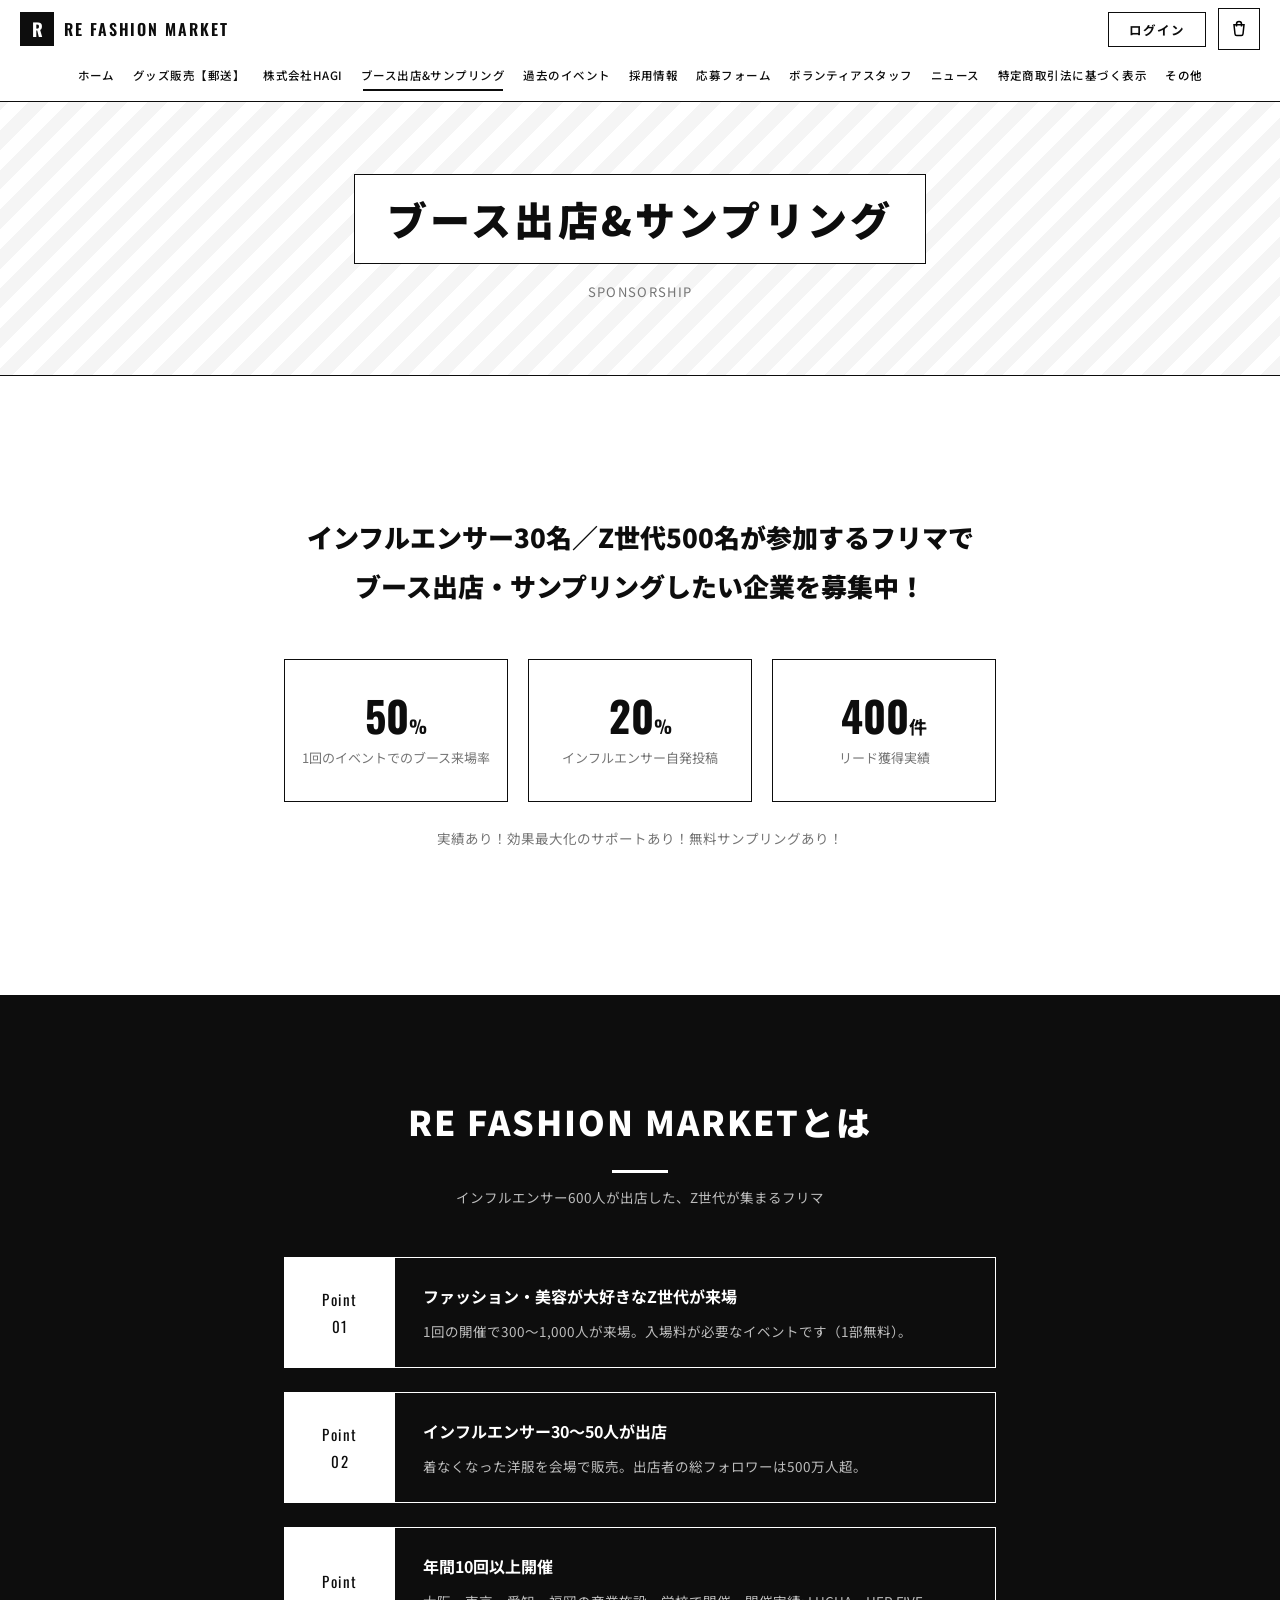
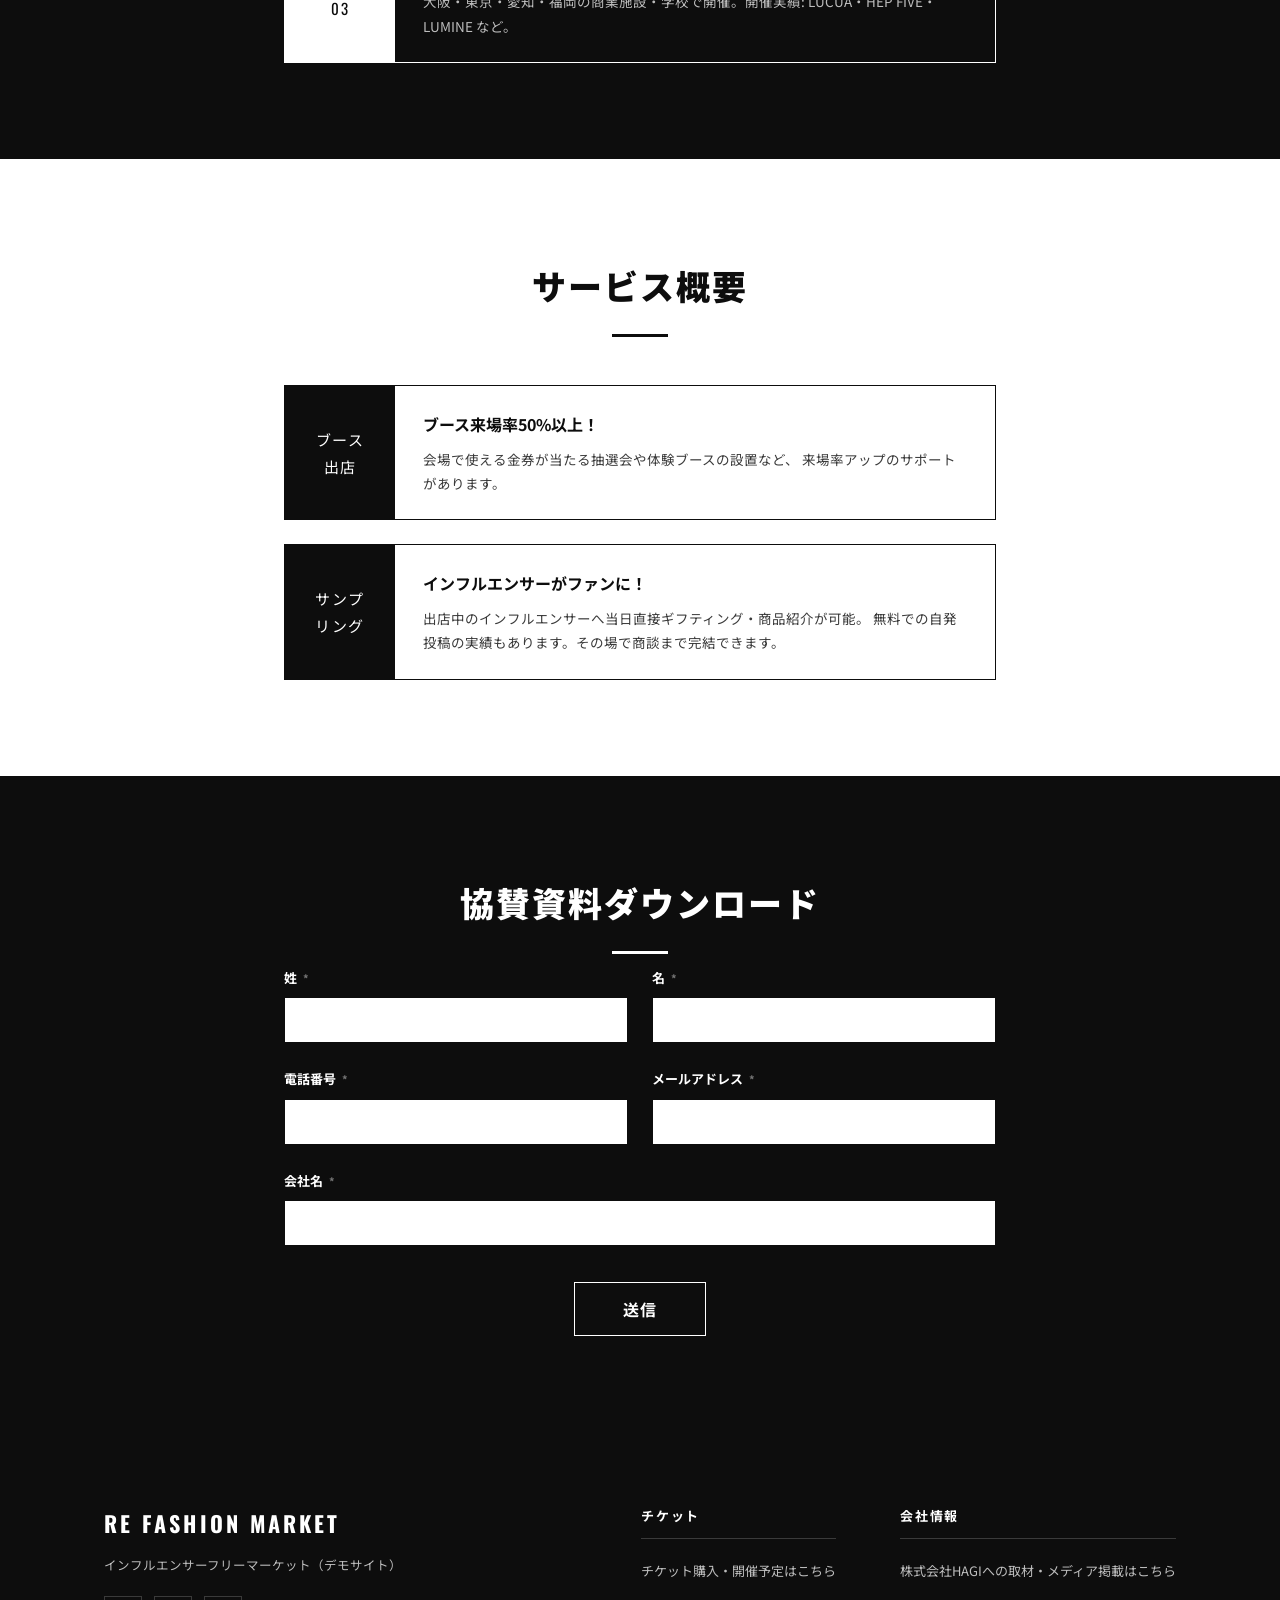
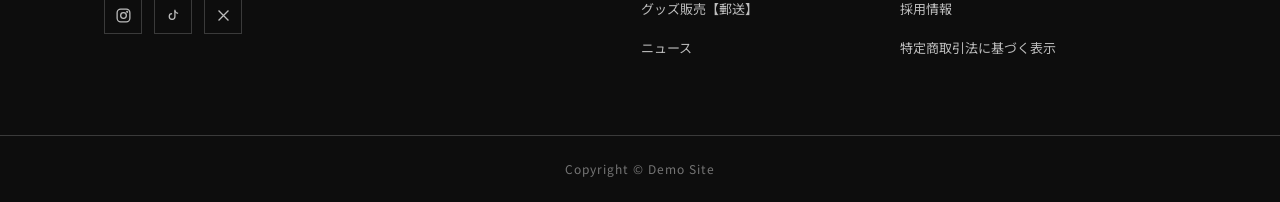
<file: sponsorship.html>
<!DOCTYPE html>
<!--
  ═══════════════════════════════════════════════════
  ページ: ブース出店&サンプリング（協賛LP）（sponsorship.html）
  ▼ このページで編集する場所
  ・実績数値（50%・20%・400件） → このファイル内 stat-num
  ・Point01〜03の文章 → このファイル内 point-body

  ▼ 全ページ共通
  ・メニュー / フッター → js/layout.js
  ・色やサイズ → css/style.css（先頭の :root で色を一括変更可）
  ・記入する内容の一覧 → 指示テンプレート.txt
  ═══════════════════════════════════════════════════
-->
<html lang="ja">
<head>
  <meta charset="utf-8">
  <meta name="viewport" content="width=device-width, initial-scale=1">
  <meta name="robots" content="noindex, nofollow">
  <link rel="icon" type="image/svg+xml" href="favicon.svg">
  <title>ブース出店&サンプリング | RE FASHION MARKET（Demo）</title>
  <link rel="preconnect" href="https://fonts.googleapis.com">
  <link rel="preconnect" href="https://fonts.gstatic.com" crossorigin>
  <link href="https://fonts.googleapis.com/css2?family=Noto+Sans+JP:wght@400;500;700;900&family=Oswald:wght@400;600;700&display=swap" rel="stylesheet">
  <link rel="stylesheet" href="css/style.css">
</head>
<body data-page="sponsorship">
  <header class="site-header"></header>

  <main>
    <div class="page-head">
      <h1>ブース出店&amp;サンプリング</h1>
      <p class="page-sub">SPONSORSHIP</p>
    </div>

    <!-- リード -->
    <section class="section">
      <div class="container container-narrow">
        <p class="lead-strong">
          インフルエンサー30名／Z世代500名が参加するフリマで<br>
          ブース出店・サンプリングしたい企業を募集中！
        </p>
        <div class="stat-grid">
          <div class="stat-cell">
            <p class="stat-num">50<span class="stat-unit">%</span></p>
            <p class="stat-label">1回のイベントでのブース来場率</p>
          </div>
          <div class="stat-cell">
            <p class="stat-num">20<span class="stat-unit">%</span></p>
            <p class="stat-label">インフルエンサー自発投稿</p>
          </div>
          <div class="stat-cell">
            <p class="stat-num">400<span class="stat-unit">件</span></p>
            <p class="stat-label">リード獲得実績</p>
          </div>
        </div>
        <p class="section-note mt-24">実績あり！効果最大化のサポートあり！無料サンプリングあり！</p>
      </div>
    </section>

    <!-- RE FASHION MARKETとは -->
    <section class="section section-invert">
      <div class="container container-narrow">
        <h2 class="section-title">RE FASHION MARKETとは</h2>
        <p class="section-note">インフルエンサー600人が出店した、Z世代が集まるフリマ</p>
        <div class="point-list">
          <div class="point-item">
            <span class="point-num">Point<br>01</span>
            <div class="point-body">
              <h3>ファッション・美容が大好きなZ世代が来場</h3>
              <p>1回の開催で300〜1,000人が来場。入場料が必要なイベントです（1部無料）。</p>
            </div>
          </div>
          <div class="point-item">
            <span class="point-num">Point<br>02</span>
            <div class="point-body">
              <h3>インフルエンサー30〜50人が出店</h3>
              <p>着なくなった洋服を会場で販売。出店者の総フォロワーは500万人超。</p>
            </div>
          </div>
          <div class="point-item">
            <span class="point-num">Point<br>03</span>
            <div class="point-body">
              <h3>年間10回以上開催</h3>
              <p>大阪・東京・愛知・福岡の商業施設・学校で開催。開催実績: LUCUA・HEP FIVE・LUMINE など。</p>
            </div>
          </div>
        </div>
      </div>
    </section>

    <!-- サービス概要 -->
    <section class="section">
      <div class="container container-narrow">
        <h2 class="section-title">サービス概要</h2>
        <div class="point-list">
          <div class="point-item">
            <span class="point-num">ブース<br>出店</span>
            <div class="point-body">
              <h3>ブース来場率50%以上！</h3>
              <p>
                会場で使える金券が当たる抽選会や体験ブースの設置など、
                来場率アップのサポートがあります。
              </p>
            </div>
          </div>
          <div class="point-item">
            <span class="point-num">サンプ<br>リング</span>
            <div class="point-body">
              <h3>インフルエンサーがファンに！</h3>
              <p>
                出店中のインフルエンサーへ当日直接ギフティング・商品紹介が可能。
                無料での自発投稿の実績もあります。その場で商談まで完結できます。
              </p>
            </div>
          </div>
        </div>
      </div>
    </section>

    <!-- 資料ダウンロードフォーム -->
    <section class="section section-invert">
      <div class="container container-narrow">
        <h2 class="section-title">協賛資料ダウンロード</h2>
        <form id="sponsorForm" class="form-invert" novalidate>
          <div class="form-grid-2">
            <div class="form-row">
              <label for="s-sei">姓<span class="req">*</span></label>
              <input type="text" id="s-sei" name="sei" required>
            </div>
            <div class="form-row">
              <label for="s-mei">名<span class="req">*</span></label>
              <input type="text" id="s-mei" name="mei" required>
            </div>
          </div>
          <div class="form-grid-2">
            <div class="form-row">
              <label for="s-tel">電話番号<span class="req">*</span></label>
              <input type="tel" id="s-tel" name="tel" required>
            </div>
            <div class="form-row">
              <label for="s-email">メールアドレス<span class="req">*</span></label>
              <input type="email" id="s-email" name="email" required>
            </div>
          </div>
          <div class="form-row">
            <label for="s-company">会社名<span class="req">*</span></label>
            <input type="text" id="s-company" name="company" required>
          </div>
          <div class="form-submit">
            <button type="submit" class="btn btn-outline-invert btn-lg">送信</button>
            <p class="form-done" id="sponsorDone" hidden>送信が完了しました。資料をお送りします。</p>
          </div>
        </form>
      </div>
    </section>
  </main>

  <footer class="site-footer"></footer>
  <script src="js/layout.js"></script>
  <script src="js/data.js"></script>
  <script src="js/ui.js"></script>
  <script src="js/store.js"></script>
  <script src="js/pages.js"></script>
</body>
</html>
</file>
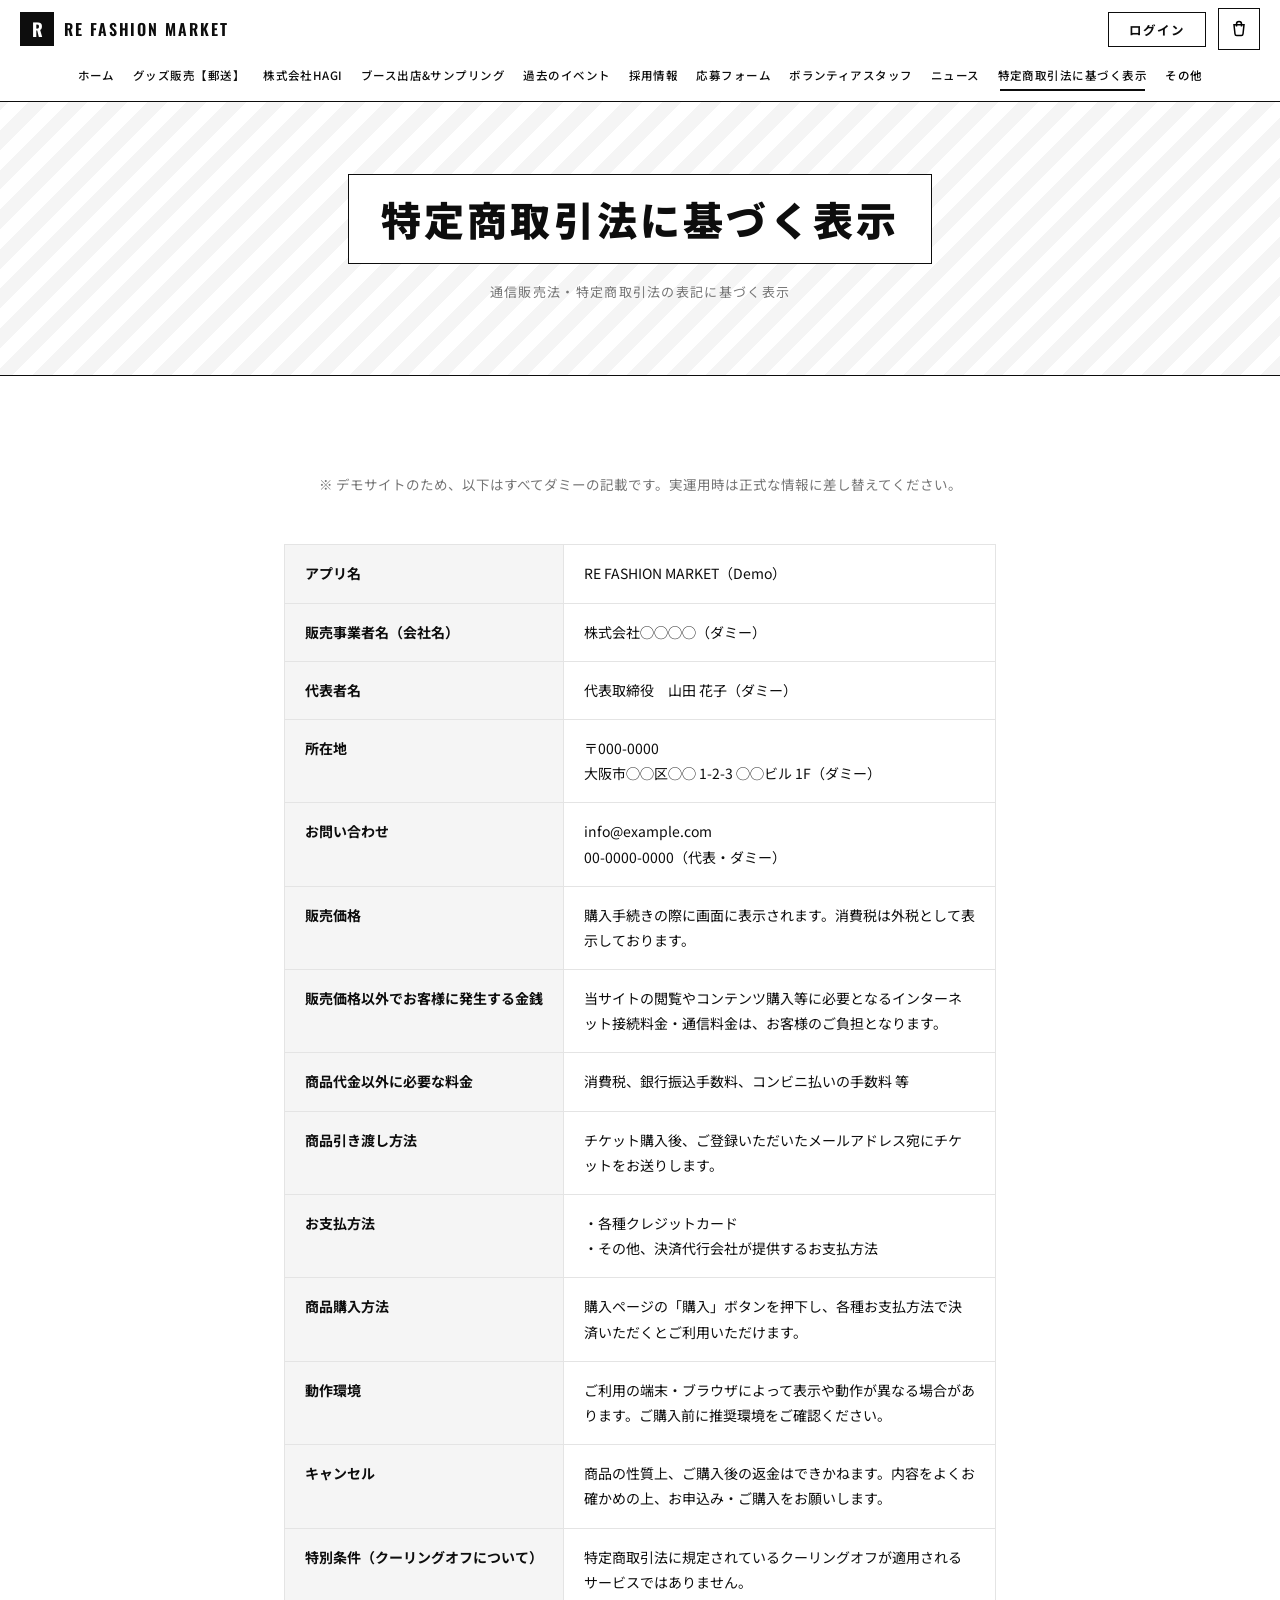
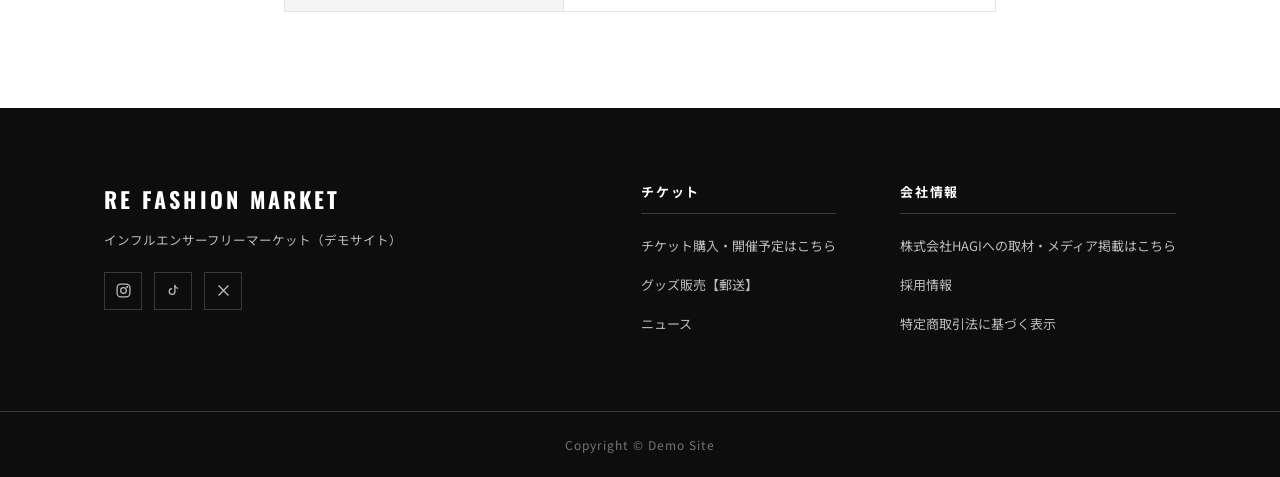
<file: tokushoho.html>
<!DOCTYPE html>
<!--
  ═══════════════════════════════════════════════════
  ページ: 特定商取引法に基づく表示（tokushoho.html）
  ▼ このページで編集する場所
  ・全項目 → このファイル内のテーブル（現在すべてダミー。公開前に必ず実データへ）

  ▼ 全ページ共通
  ・メニュー / フッター → js/layout.js
  ・色やサイズ → css/style.css（先頭の :root で色を一括変更可）
  ・記入する内容の一覧 → 指示テンプレート.txt
  ═══════════════════════════════════════════════════
-->
<html lang="ja">
<head>
  <meta charset="utf-8">
  <meta name="viewport" content="width=device-width, initial-scale=1">
  <meta name="robots" content="noindex, nofollow">
  <link rel="icon" type="image/svg+xml" href="favicon.svg">
  <title>特定商取引法に基づく表示 | RE FASHION MARKET（Demo）</title>
  <link rel="preconnect" href="https://fonts.googleapis.com">
  <link rel="preconnect" href="https://fonts.gstatic.com" crossorigin>
  <link href="https://fonts.googleapis.com/css2?family=Noto+Sans+JP:wght@400;500;700;900&family=Oswald:wght@400;600;700&display=swap" rel="stylesheet">
  <link rel="stylesheet" href="css/style.css">
</head>
<body>
  <header class="site-header"></header>

  <main>
    <div class="page-head">
      <h1>特定商取引法に基づく表示</h1>
      <p class="page-sub">通信販売法・特定商取引法の表記に基づく表示</p>
    </div>

    <section class="section">
      <div class="container container-narrow">
        <p class="section-note">※ デモサイトのため、以下はすべてダミーの記載です。実運用時は正式な情報に差し替えてください。</p>
        <!-- ★ 法定表示: 公開前に全行を実データへ差し替えること -->
        <table class="def-table">
          <tr><th>アプリ名</th><td>RE FASHION MARKET（Demo）</td></tr>
          <tr><th>販売事業者名（会社名）</th><td>株式会社◯◯◯◯（ダミー）</td></tr>
          <tr><th>代表者名</th><td>代表取締役　山田 花子（ダミー）</td></tr>
          <tr><th>所在地</th><td>〒000-0000<br>大阪市◯◯区◯◯ 1-2-3 ◯◯ビル 1F（ダミー）</td></tr>
          <tr><th>お問い合わせ</th><td>info@example.com<br>00-0000-0000（代表・ダミー）</td></tr>
          <tr><th>販売価格</th><td>購入手続きの際に画面に表示されます。消費税は外税として表示しております。</td></tr>
          <tr><th>販売価格以外でお客様に発生する金銭</th><td>当サイトの閲覧やコンテンツ購入等に必要となるインターネット接続料金・通信料金は、お客様のご負担となります。</td></tr>
          <tr><th>商品代金以外に必要な料金</th><td>消費税、銀行振込手数料、コンビニ払いの手数料 等</td></tr>
          <tr><th>商品引き渡し方法</th><td>チケット購入後、ご登録いただいたメールアドレス宛にチケットをお送りします。</td></tr>
          <tr><th>お支払方法</th><td>・各種クレジットカード<br>・その他、決済代行会社が提供するお支払方法</td></tr>
          <tr><th>商品購入方法</th><td>購入ページの「購入」ボタンを押下し、各種お支払方法で決済いただくとご利用いただけます。</td></tr>
          <tr><th>動作環境</th><td>ご利用の端末・ブラウザによって表示や動作が異なる場合があります。ご購入前に推奨環境をご確認ください。</td></tr>
          <tr><th>キャンセル</th><td>商品の性質上、ご購入後の返金はできかねます。内容をよくお確かめの上、お申込み・ご購入をお願いします。</td></tr>
          <tr><th>特別条件（クーリングオフについて）</th><td>特定商取引法に規定されているクーリングオフが適用されるサービスではありません。</td></tr>
        </table>
      </div>
    </section>
  </main>

  <footer class="site-footer"></footer>
  <script src="js/layout.js"></script>
  <script src="js/data.js"></script>
  <script src="js/ui.js"></script>
  <script src="js/store.js"></script>
  <script src="js/pages.js"></script>
</body>
</html>
</file>
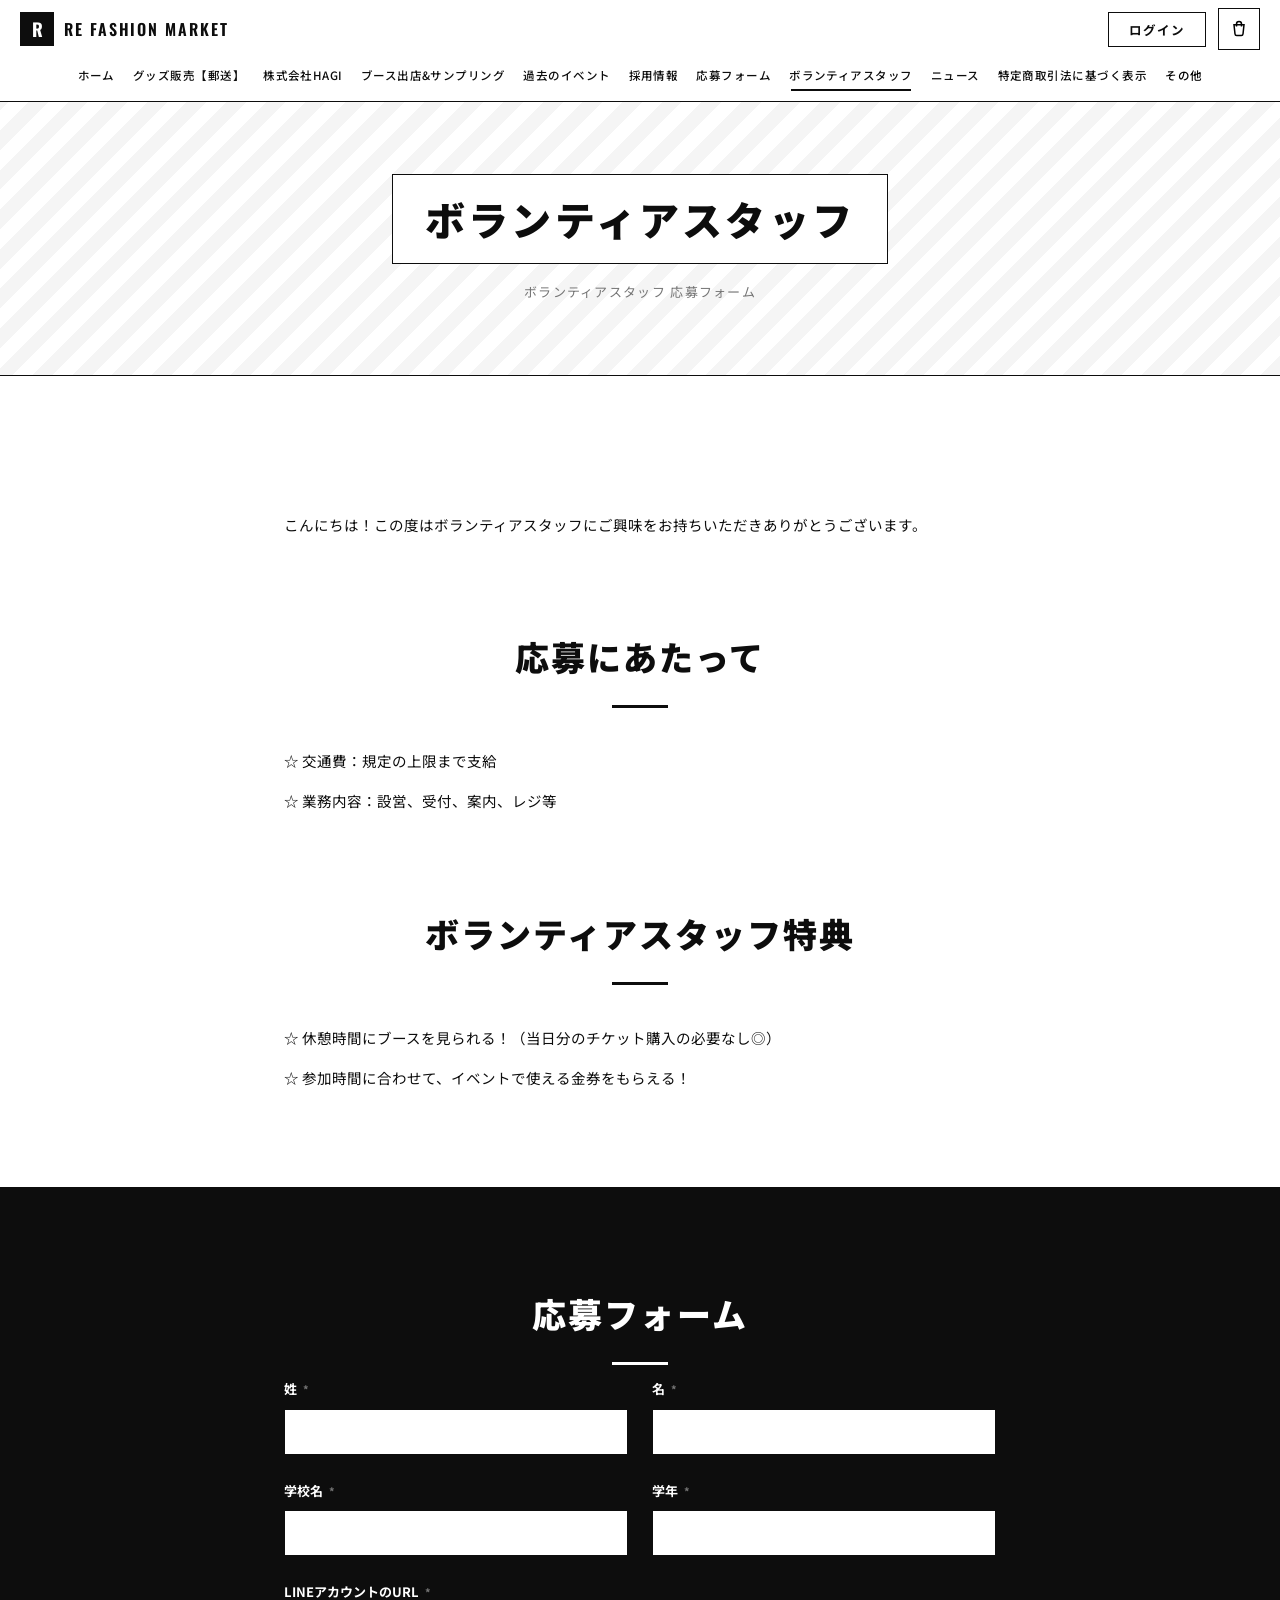
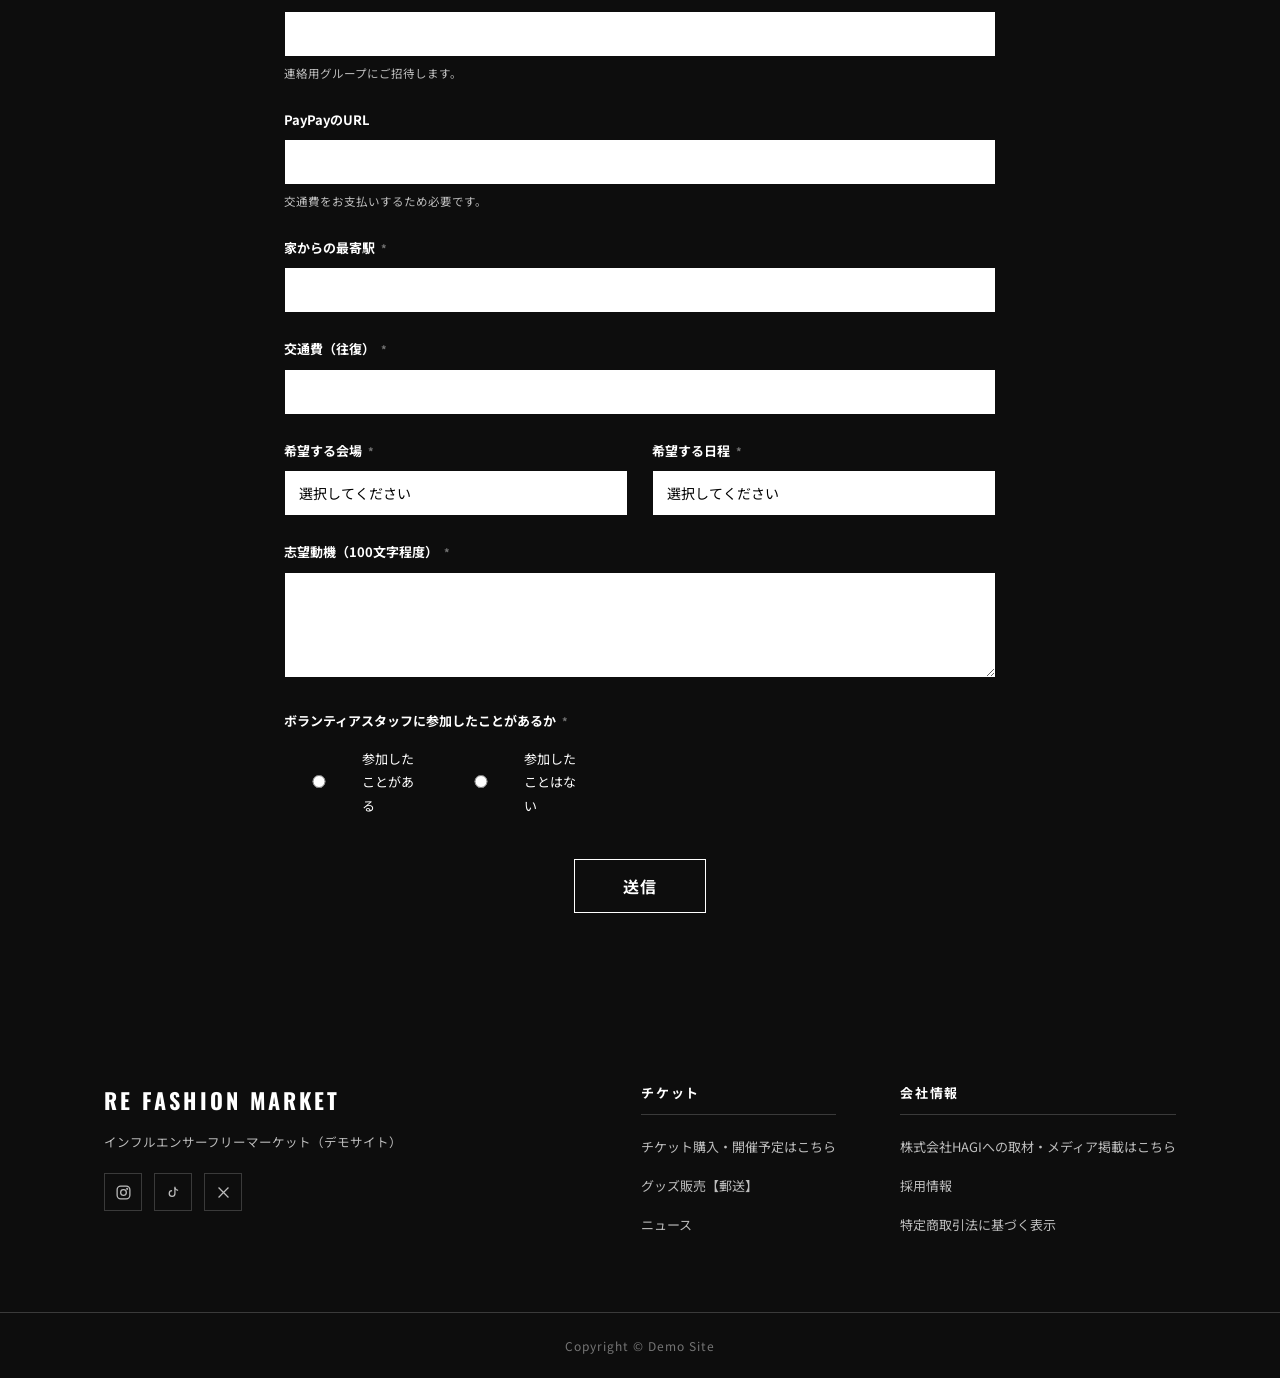
<file: volunteer.html>
<!DOCTYPE html>
<!--
  ═══════════════════════════════════════════════════
  ページ: ボランティアスタッフ（volunteer.html）
  ▼ このページで編集する場所
  ・特典・応募条件・フォーム項目 → このファイル内に直接記述
  ・希望日程の選択肢 → このファイル内 select#v-date

  ▼ 全ページ共通
  ・メニュー / フッター → js/layout.js
  ・色やサイズ → css/style.css（先頭の :root で色を一括変更可）
  ・記入する内容の一覧 → 指示テンプレート.txt
  ═══════════════════════════════════════════════════
-->
<html lang="ja">
<head>
  <meta charset="utf-8">
  <meta name="viewport" content="width=device-width, initial-scale=1">
  <meta name="robots" content="noindex, nofollow">
  <link rel="icon" type="image/svg+xml" href="favicon.svg">
  <title>ボランティアスタッフ | RE FASHION MARKET（Demo）</title>
  <link rel="preconnect" href="https://fonts.googleapis.com">
  <link rel="preconnect" href="https://fonts.gstatic.com" crossorigin>
  <link href="https://fonts.googleapis.com/css2?family=Noto+Sans+JP:wght@400;500;700;900&family=Oswald:wght@400;600;700&display=swap" rel="stylesheet">
  <link rel="stylesheet" href="css/style.css">
</head>
<body data-page="volunteer">
  <header class="site-header"></header>

  <main>
    <div class="page-head">
      <h1>ボランティアスタッフ</h1>
      <p class="page-sub">ボランティアスタッフ 応募フォーム</p>
    </div>

    <section class="section">
      <div class="container container-narrow">
        <div class="text-block">
          <p>こんにちは！この度はボランティアスタッフにご興味をお持ちいただきありがとうございます。</p>
        </div>

        <h2 class="section-title mt-lg">応募にあたって</h2>
        <div class="text-block">
          <p>☆ 交通費：規定の上限まで支給</p>
          <p>☆ 業務内容：設営、受付、案内、レジ等</p>
        </div>

        <h2 class="section-title mt-lg">ボランティアスタッフ特典</h2>
        <div class="text-block">
          <p>☆ 休憩時間にブースを見られる！（当日分のチケット購入の必要なし◎）</p>
          <p>☆ 参加時間に合わせて、イベントで使える金券をもらえる！</p>
        </div>
      </div>
    </section>

    <section class="section section-invert">
      <div class="container container-narrow">
        <h2 class="section-title">応募フォーム</h2>
        <form id="volForm" class="form-invert" novalidate>
          <div class="form-grid-2">
            <div class="form-row">
              <label for="v-sei">姓<span class="req">*</span></label>
              <input type="text" id="v-sei" name="sei" required>
            </div>
            <div class="form-row">
              <label for="v-mei">名<span class="req">*</span></label>
              <input type="text" id="v-mei" name="mei" required>
            </div>
          </div>
          <div class="form-grid-2">
            <div class="form-row">
              <label for="v-school">学校名<span class="req">*</span></label>
              <input type="text" id="v-school" name="school" required>
            </div>
            <div class="form-row">
              <label for="v-grade">学年<span class="req">*</span></label>
              <input type="text" id="v-grade" name="grade" required>
            </div>
          </div>
          <div class="form-row">
            <label for="v-contact">LINEアカウントのURL<span class="req">*</span></label>
            <input type="text" id="v-contact" name="contact" required>
            <p class="form-note">連絡用グループにご招待します。</p>
          </div>
          <div class="form-row">
            <label for="v-payid">PayPayのURL</label>
            <input type="text" id="v-payid" name="payid">
            <p class="form-note">交通費をお支払いするため必要です。</p>
          </div>
          <div class="form-row">
            <label for="v-station">家からの最寄駅<span class="req">*</span></label>
            <input type="text" id="v-station" name="station" required>
          </div>
          <div class="form-row">
            <label for="v-fare">交通費（往復）<span class="req">*</span></label>
            <input type="text" id="v-fare" name="fare" required>
          </div>
          <div class="form-grid-2">
            <div class="form-row">
              <label for="v-venue">希望する会場<span class="req">*</span></label>
              <select id="v-venue" name="venue" required>
                <option value="">選択してください</option>
                <option>大阪会場</option>
                <option>東京会場</option>
              </select>
            </div>
            <div class="form-row">
              <label for="v-date">希望する日程<span class="req">*</span></label>
              <select id="v-date" name="date" required>
                <option value="">選択してください</option>
                <option>7月19日(日)</option>
                <option>7月20日(月)</option>
                <option>7月26日(日) 1部</option>
                <option>7月26日(日) 2部</option>
              </select>
            </div>
          </div>
          <div class="form-row">
            <label for="v-motivation">志望動機（100文字程度）<span class="req">*</span></label>
            <textarea id="v-motivation" name="motivation" rows="4" required></textarea>
          </div>
          <div class="form-row">
            <label>ボランティアスタッフに参加したことがあるか<span class="req">*</span></label>
            <div class="radio-group">
              <label><input type="radio" name="experience" value="yes" required>参加したことがある</label>
              <label><input type="radio" name="experience" value="no">参加したことはない</label>
            </div>
          </div>
          <div class="form-submit">
            <button type="submit" class="btn btn-outline-invert btn-lg">送信</button>
            <p class="form-done" id="volDone" hidden>ご応募いただきありがとうございました！</p>
          </div>
        </form>
      </div>
    </section>
  </main>

  <footer class="site-footer"></footer>
  <script src="js/layout.js"></script>
  <script src="js/data.js"></script>
  <script src="js/ui.js"></script>
  <script src="js/store.js"></script>
  <script src="js/pages.js"></script>
</body>
</html>
</file>
<file: css/style.css>
/* ==========================================================
   RE FASHION MARKET (Demo) — Monochrome theme
   ========================================================== */

:root {
  --black: #0d0d0d;
  --white: #ffffff;
  --gray-1: #f5f5f5;
  --gray-2: #e4e4e4;
  --gray-3: #bdbdbd;
  --gray-4: #757575;
  --gray-5: #3a3a3a;
  --border: 1px solid var(--black);
  --font-jp: "Noto Sans JP", "Hiragino Kaku Gothic ProN", sans-serif;
  --font-en: "Oswald", var(--font-jp);
  --header-h: 64px;
}

* { margin: 0; padding: 0; box-sizing: border-box; }

html { scroll-behavior: smooth; scroll-padding-top: 120px; }

body {
  font-family: var(--font-jp);
  color: var(--black);
  background: var(--white);
  line-height: 1.8;
  -webkit-font-smoothing: antialiased;
}

img { max-width: 100%; display: block; }
a { color: inherit; text-decoration: none; }
ul { list-style: none; }
button { font-family: inherit; cursor: pointer; }

.container { max-width: 1120px; margin: 0 auto; padding: 0 24px; }
.container-narrow { max-width: 760px; }
.mt-lg { margin-top: 88px; }

/* ---------- Buttons ---------- */
.btn {
  display: inline-block;
  padding: 10px 28px;
  font-size: 14px;
  font-weight: 700;
  letter-spacing: 0.08em;
  border: var(--border);
  background: var(--white);
  color: var(--black);
  transition: background 0.2s, color 0.2s, transform 0.15s;
}
.btn:hover { transform: translateY(-2px); }
.btn-solid { background: var(--black); color: var(--white); }
.btn-solid:hover { background: var(--gray-5); }
.btn-outline:hover { background: var(--black); color: var(--white); }
.btn-outline-invert { background: transparent; color: var(--white); border-color: var(--white); }
.btn-outline-invert:hover { background: var(--white); color: var(--black); }
.btn-lg { padding: 14px 48px; font-size: 16px; }

/* ---------- Header ---------- */
.site-header {
  position: sticky;
  top: 0;
  z-index: 100;
  background: var(--white);
  border-bottom: var(--border);
}
.header-inner {
  max-width: 1280px;
  margin: 0 auto;
  padding: 8px 20px;
  min-height: var(--header-h);
  display: flex;
  align-items: center;
  flex-wrap: wrap;
  gap: 8px 20px;
}
.brand { display: flex; align-items: center; gap: 10px; flex-shrink: 0; }
.brand-mark {
  width: 34px; height: 34px;
  display: grid; place-items: center;
  background: var(--black); color: var(--white);
  font-family: var(--font-en); font-weight: 700; font-size: 18px;
}
.brand-text { font-family: var(--font-en); font-weight: 600; font-size: 16px; letter-spacing: 0.12em; }

.global-nav { order: 3; flex-basis: 100%; }
.global-nav > ul { display: flex; gap: 2px; align-items: center; flex-wrap: wrap; justify-content: center; }
.global-nav a, .sub-toggle {
  display: block;
  padding: 7px 8px;
  font-size: 11.5px;
  font-weight: 500;
  letter-spacing: 0.04em;
  background: none;
  border: none;
  white-space: nowrap;
  position: relative;
}
.global-nav a::after, .sub-toggle::after {
  content: "";
  position: absolute;
  left: 10px; right: 10px; bottom: 2px;
  height: 2px;
  background: var(--black);
  transform: scaleX(0);
  transition: transform 0.2s;
}
.global-nav a:hover::after,
.global-nav a.is-active::after,
.sub-toggle:hover::after { transform: scaleX(1); }

.has-sub { position: relative; }
.sub-menu {
  position: absolute;
  top: 100%; right: 0;
  min-width: 220px;
  background: var(--white);
  border: var(--border);
  display: none;
  z-index: 50;
}
.has-sub:hover .sub-menu,
.has-sub:focus-within .sub-menu,
.has-sub.is-open .sub-menu { display: block; }
.sub-menu a { padding: 10px 16px; border-bottom: 1px solid var(--gray-2); }
.sub-menu li:last-child a { border-bottom: none; }
.sub-menu a:hover { background: var(--gray-1); }
.sub-menu a::after { display: none; }

.header-actions { display: flex; align-items: center; gap: 12px; flex-shrink: 0; margin-left: auto; }
.btn-login { padding: 7px 20px; font-size: 12.5px; }

.nav-toggle { display: none; background: none; border: var(--border); width: 42px; height: 42px; position: relative; }
.nav-toggle span {
  position: absolute; left: 10px; right: 10px; height: 2px;
  background: var(--black); transition: 0.25s;
}
.nav-toggle span:nth-child(1) { top: 13px; }
.nav-toggle span:nth-child(2) { top: 20px; }
.nav-toggle span:nth-child(3) { top: 27px; }
.nav-toggle.is-open span:nth-child(1) { top: 20px; transform: rotate(45deg); }
.nav-toggle.is-open span:nth-child(2) { opacity: 0; }
.nav-toggle.is-open span:nth-child(3) { top: 20px; transform: rotate(-45deg); }

/* ---------- Hero ---------- */
.hero {
  position: relative;
  min-height: 78vh;
  display: grid;
  place-items: center;
  text-align: center;
  overflow: hidden;
  background: var(--white);
  border-bottom: var(--border);
}
.hero-bg { position: absolute; inset: 0; }
.hero-stripe {
  position: absolute;
  top: -20%; bottom: -20%;
  width: 18vw;
  background: var(--gray-1);
  transform: rotate(12deg);
}
.hero-stripe:nth-child(1) { left: 4%; }
.hero-stripe:nth-child(2) { left: 42%; background: var(--gray-2); }
.hero-stripe:nth-child(3) { left: 80%; }

.hero-inner { position: relative; padding: 80px 24px; }
.hero-kicker {
  font-family: var(--font-en);
  letter-spacing: 0.5em;
  font-size: 14px;
  color: var(--gray-4);
  margin-bottom: 16px;
}
.hero-title {
  font-family: var(--font-en);
  font-size: clamp(52px, 10vw, 120px);
  font-weight: 700;
  line-height: 1.02;
  letter-spacing: 0.04em;
  margin-bottom: 24px;
}
.hero-lead { font-size: 15px; margin-bottom: 40px; color: var(--gray-5); }

/* ---------- Sections (common) ---------- */
.section { padding: 96px 0; }
.section-invert { background: var(--black); color: var(--white); }
.section-title {
  font-size: clamp(24px, 4vw, 34px);
  font-weight: 900;
  letter-spacing: 0.06em;
  text-align: center;
  margin-bottom: 12px;
}
.section-title::after {
  content: "";
  display: block;
  width: 56px; height: 3px;
  margin: 18px auto 0;
  background: currentColor;
}
.section-note, .section-lead {
  text-align: center;
  font-size: 13.5px;
  color: var(--gray-4);
  margin-bottom: 48px;
}
.section-invert .section-note { color: var(--gray-3); }
.section-lead { color: var(--gray-5); font-size: 15px; }
.section-more { text-align: center; margin-top: 48px; }

/* ---------- Tickets ---------- */
.section-tickets .section-title { margin-bottom: 56px; }
.event-grid {
  display: grid;
  grid-template-columns: repeat(auto-fit, minmax(250px, 1fr));
  gap: 24px;
}
.event-card {
  border: var(--border);
  display: flex;
  flex-direction: column;
  background: var(--white);
  transition: transform 0.15s, box-shadow 0.15s;
}
.event-card:hover { transform: translateY(-4px); box-shadow: 6px 6px 0 var(--black); }
.event-visual {
  aspect-ratio: 4 / 3;
  background:
    repeating-linear-gradient(45deg, var(--gray-1) 0 12px, var(--white) 12px 24px);
  border-bottom: var(--border);
  display: grid;
  place-items: center;
  position: relative;
}
.event-visual .ph-label {
  font-family: var(--font-en);
  letter-spacing: 0.3em;
  font-size: 12px;
  color: var(--gray-4);
  background: var(--white);
  padding: 4px 12px;
  border: 1px solid var(--gray-3);
}
.event-countdown {
  position: absolute;
  top: 10px; left: 10px;
  background: var(--black);
  color: var(--white);
  font-size: 12px;
  font-weight: 700;
  padding: 4px 10px;
  letter-spacing: 0.06em;
}
.event-body { padding: 20px; display: flex; flex-direction: column; gap: 8px; flex: 1; }
.event-name { font-size: 15.5px; font-weight: 700; line-height: 1.5; }
.event-date { font-size: 13px; color: var(--gray-4); }
.event-actions { margin-top: auto; display: flex; gap: 10px; padding-top: 14px; }
.event-actions .btn { flex: 1; text-align: center; padding: 10px 8px; font-size: 13px; }

/* ---------- Goods ---------- */
.section-goods .section-title { color: var(--white); }
.goods-grid {
  display: grid;
  grid-template-columns: repeat(auto-fill, minmax(160px, 1fr));
  gap: 20px;
}
.goods-card {
  background: var(--white);
  color: var(--black);
  border: 1px solid var(--white);
  display: none;
  flex-direction: column;
  transition: transform 0.15s;
}
.goods-card.is-visible { display: flex; }
.goods-card:hover { transform: translateY(-4px); }
.goods-visual {
  aspect-ratio: 3 / 4;
  background:
    linear-gradient(160deg, var(--gray-2) 0%, var(--gray-1) 55%, var(--gray-3) 100%);
  display: grid;
  place-items: center;
  border-bottom: 1px solid var(--gray-2);
}
.goods-visual span {
  font-family: var(--font-en);
  font-size: 28px;
  font-weight: 700;
  color: var(--gray-4);
}
.goods-body { padding: 12px 14px 16px; }
.goods-name { font-size: 13px; font-weight: 700; line-height: 1.5; min-height: 3em; }
.goods-price-label { font-size: 10.5px; color: var(--gray-4); margin-top: 6px; }
.goods-price { font-size: 16px; font-weight: 900; }
.goods-tax { font-size: 10.5px; color: var(--gray-4); }

/* ---------- News ---------- */
.news-list { max-width: 860px; margin: 56px auto 0; border-top: var(--border); }
.news-item {
  display: flex;
  align-items: baseline;
  gap: 18px;
  padding: 22px 8px;
  border-bottom: var(--border);
  flex-wrap: wrap;
}
.news-item time { font-family: var(--font-en); font-size: 13px; letter-spacing: 0.08em; flex-shrink: 0; }
.news-tag {
  font-family: var(--font-en);
  font-size: 10.5px;
  letter-spacing: 0.15em;
  border: 1px solid var(--black);
  padding: 2px 10px;
  flex-shrink: 0;
}
.news-item a { font-size: 14.5px; font-weight: 500; flex: 1; min-width: 240px; }
.news-item a:hover { text-decoration: underline; }

/* ---------- About gallery ---------- */
.about-gallery {
  margin-top: 56px;
  display: grid;
  grid-template-columns: repeat(4, 1fr);
  gap: 16px;
}
.ph {
  aspect-ratio: 1 / 1;
  background:
    repeating-linear-gradient(-45deg, var(--gray-1) 0 10px, var(--gray-2) 10px 20px);
  border: var(--border);
  display: grid;
  place-items: center;
}
.ph-wide { grid-column: span 2; aspect-ratio: auto; }
.ph figcaption {
  font-family: var(--font-en);
  font-size: 11px;
  letter-spacing: 0.3em;
  color: var(--gray-4);
  background: var(--white);
  padding: 4px 14px;
  border: 1px solid var(--gray-3);
}

/* ---------- Company ---------- */
.company-flex { display: flex; gap: 64px; align-items: flex-start; }
.company-text { flex: 1.2; }
.company-text .section-title { text-align: left; }
.company-text .section-title::after { margin-left: 0; }
.company-text p { margin: 24px 0 32px; color: var(--gray-2); font-size: 14.5px; }
.company-links { flex: 1; display: flex; flex-direction: column; gap: 14px; }
.tile-link {
  display: flex;
  justify-content: space-between;
  align-items: center;
  border: 1px solid var(--white);
  padding: 20px 24px;
  font-weight: 700;
  font-size: 15px;
  transition: background 0.2s, color 0.2s;
}
.tile-link:hover { background: var(--white); color: var(--black); }
.tile-arrow { font-family: var(--font-en); }

/* ---------- Past influencers / sponsors ---------- */
.logo-marquee {
  overflow: hidden;
  border-top: var(--border);
  border-bottom: var(--border);
  margin-top: 56px;
  padding: 26px 0;
}
.logo-track {
  display: flex;
  gap: 48px;
  width: max-content;
  animation: marquee 30s linear infinite;
}
.logo-track span {
  font-family: var(--font-en);
  font-size: 20px;
  font-weight: 600;
  letter-spacing: 0.14em;
  color: var(--gray-4);
  white-space: nowrap;
}
@keyframes marquee {
  from { transform: translateX(0); }
  to { transform: translateX(-50%); }
}

.sponsor-grid {
  margin-top: 56px;
  display: grid;
  grid-template-columns: repeat(auto-fill, minmax(150px, 1fr));
  gap: 16px;
}
.sponsor-cell {
  border: 1px solid var(--gray-3);
  aspect-ratio: 5 / 3;
  display: grid;
  place-items: center;
  font-family: var(--font-en);
  font-size: 13px;
  letter-spacing: 0.12em;
  color: var(--gray-4);
  transition: border-color 0.2s, color 0.2s;
}
.sponsor-cell:hover { border-color: var(--black); color: var(--black); }

/* ---------- FAQ ---------- */
.faq-list { margin-top: 56px; border-top: 1px solid var(--gray-5); }
.faq-item { border-bottom: 1px solid var(--gray-5); }
.faq-q {
  width: 100%;
  display: flex;
  justify-content: space-between;
  align-items: center;
  gap: 16px;
  background: none;
  border: none;
  color: var(--white);
  text-align: left;
  font-size: 15px;
  font-weight: 700;
  padding: 22px 8px;
}
.faq-q .faq-icon { font-family: var(--font-en); font-size: 20px; transition: transform 0.25s; flex-shrink: 0; }
.faq-item.is-open .faq-icon { transform: rotate(45deg); }
.faq-a {
  max-height: 0;
  overflow: hidden;
  transition: max-height 0.3s ease;
}
.faq-a-inner {
  padding: 0 8px 24px;
  font-size: 13.5px;
  color: var(--gray-3);
}
.faq-a-inner p + p { margin-top: 6px; }

/* ---------- Contact ---------- */
.contact-mail {
  text-align: center;
  font-family: var(--font-en);
  letter-spacing: 0.1em;
  margin: 20px 0 48px;
  font-size: 15px;
}
.form-row { margin-bottom: 24px; }
.form-row label { display: block; font-size: 13px; font-weight: 700; margin-bottom: 8px; }
.form-row input,
.form-row textarea {
  width: 100%;
  border: var(--border);
  padding: 12px 14px;
  font-size: 14px;
  font-family: inherit;
  background: var(--white);
  border-radius: 0;
}
.form-row input:focus,
.form-row textarea:focus { outline: 2px solid var(--black); outline-offset: 2px; }
.form-row input.is-error,
.form-row textarea.is-error { border-color: var(--gray-4); background: var(--gray-1); }
.form-submit { text-align: center; margin-top: 36px; }
.form-done { margin-top: 20px; font-weight: 700; letter-spacing: 0.06em; }

/* ---------- Footer ---------- */
.site-footer {
  background: var(--black);
  color: var(--white);
  padding: 72px 0 0;
}
.footer-grid { display: flex; gap: 64px; flex-wrap: wrap; }
.footer-logo { font-family: var(--font-en); font-size: 22px; font-weight: 700; letter-spacing: 0.14em; }
.footer-copy-lead { font-size: 12.5px; color: var(--gray-3); margin-top: 10px; }
.footer-nav { display: flex; gap: 64px; flex-wrap: wrap; margin-left: auto; }
.footer-nav h3 {
  font-size: 13px;
  letter-spacing: 0.14em;
  border-bottom: 1px solid var(--gray-5);
  padding-bottom: 10px;
  margin-bottom: 16px;
}
.footer-nav li { margin-bottom: 10px; }
.footer-nav a { font-size: 13px; color: var(--gray-3); }
.footer-nav a:hover { color: var(--white); text-decoration: underline; }
.copyright {
  text-align: center;
  font-size: 12px;
  color: var(--gray-4);
  border-top: 1px solid var(--gray-5);
  margin-top: 64px;
  padding: 22px 0;
  letter-spacing: 0.08em;
}

/* ==========================================================
   サブページ共通
   ========================================================== */

/* ---------- ページヘッダー ---------- */
.page-head {
  border-bottom: var(--border);
  padding: 72px 0;
  text-align: center;
  background:
    repeating-linear-gradient(-45deg, var(--gray-1) 0 14px, var(--white) 14px 28px);
}
.page-head h1 {
  font-size: clamp(26px, 4.5vw, 40px);
  font-weight: 900;
  letter-spacing: 0.08em;
  background: var(--white);
  display: inline-block;
  padding: 8px 32px;
  border: var(--border);
}
.page-head .page-sub {
  margin-top: 16px;
  font-size: 13px;
  color: var(--gray-4);
  letter-spacing: 0.1em;
}

/* ---------- 定義テーブル（会社概要・特商法・募集要項） ---------- */
.def-table {
  width: 100%;
  border-collapse: collapse;
  margin-top: 40px;
  font-size: 14px;
}
.def-table th,
.def-table td {
  border: 1px solid var(--gray-2);
  padding: 16px 20px;
  text-align: left;
  vertical-align: top;
  line-height: 1.8;
}
.def-table th {
  width: 220px;
  background: var(--gray-1);
  font-weight: 700;
  white-space: nowrap;
}
.def-table ul { list-style: disc; padding-left: 20px; }

/* ---------- MISSION / VISION / VALUE ---------- */
.mvv-list { display: grid; gap: 24px; margin-top: 48px; }
.mvv-item {
  border: var(--border);
  padding: 32px;
  position: relative;
}
.mvv-item h3 {
  font-family: var(--font-en);
  font-size: 14px;
  letter-spacing: 0.4em;
  margin-bottom: 12px;
  display: inline-block;
  background: var(--black);
  color: var(--white);
  padding: 4px 16px;
}
.mvv-item p { font-size: 16px; font-weight: 700; line-height: 1.9; }

/* ---------- メッセージブロック（採用） ---------- */
.message-block { display: flex; gap: 40px; margin-top: 48px; align-items: flex-start; }
.message-photo {
  flex-shrink: 0;
  width: 220px;
  aspect-ratio: 3 / 4;
  border: var(--border);
  background: linear-gradient(160deg, var(--gray-2), var(--gray-1) 55%, var(--gray-3));
  display: grid;
  place-items: center;
  font-family: var(--font-en);
  font-size: 12px;
  letter-spacing: 0.3em;
  color: var(--gray-4);
}
.message-body p { font-size: 14px; margin-bottom: 14px; }
.message-name { font-weight: 900; font-size: 15px; }

/* ---------- 統計・数字（協賛LP） ---------- */
.stat-grid {
  display: grid;
  grid-template-columns: repeat(auto-fit, minmax(200px, 1fr));
  gap: 20px;
  margin-top: 48px;
}
.stat-cell {
  border: var(--border);
  text-align: center;
  padding: 32px 16px;
}
.stat-cell .stat-num {
  font-family: var(--font-en);
  font-size: 42px;
  font-weight: 700;
  line-height: 1.1;
}
.stat-cell .stat-label { font-size: 13px; color: var(--gray-4); margin-top: 8px; }

/* ---------- ポイントカード ---------- */
.point-list { display: grid; gap: 24px; margin-top: 48px; }
.point-item { border: var(--border); display: flex; }
.point-num {
  flex-shrink: 0;
  width: 110px;
  display: grid;
  place-items: center;
  background: var(--black);
  color: var(--white);
  font-family: var(--font-en);
  font-size: 15px;
  letter-spacing: 0.1em;
  text-align: center;
}
.point-body { padding: 24px 28px; }
.point-body h3 { font-size: 16px; margin-bottom: 8px; }
.point-body p { font-size: 13.5px; color: var(--gray-5); }

/* ---------- ステップ（選考スケジュール） ---------- */
.step-list { margin-top: 48px; display: grid; gap: 0; }
.step-item {
  display: flex;
  gap: 24px;
  padding: 24px 8px;
  border-bottom: 1px solid var(--gray-2);
  align-items: baseline;
}
.step-item:first-child { border-top: var(--border); }
.step-num {
  font-family: var(--font-en);
  font-size: 24px;
  font-weight: 700;
  flex-shrink: 0;
  width: 48px;
}
.step-item h3 { font-size: 15px; margin-bottom: 4px; }
.step-item p { font-size: 13px; color: var(--gray-4); }

/* ---------- フォーム拡張 ---------- */
.form-grid-2 { display: grid; grid-template-columns: 1fr 1fr; gap: 0 24px; }
.form-row .req { color: var(--gray-4); font-size: 11px; margin-left: 6px; }
.form-row select {
  width: 100%;
  border: var(--border);
  padding: 12px 14px;
  font-size: 14px;
  font-family: inherit;
  background: var(--white);
  border-radius: 0;
  appearance: none;
}
.form-row .radio-group { display: flex; gap: 24px; padding: 6px 0; font-size: 14px; }
.form-row .radio-group label { display: flex; align-items: center; gap: 8px; font-weight: 400; margin: 0; }
.form-note { font-size: 11.5px; color: var(--gray-4); margin-top: 6px; }
.upload-box {
  border: 1px dashed var(--gray-3);
  padding: 28px;
  text-align: center;
  font-size: 13px;
  color: var(--gray-4);
}

/* ---------- ニュース（一覧ページ） ---------- */
.news-tabs {
  display: flex;
  justify-content: center;
  gap: 8px;
  flex-wrap: wrap;
  margin-top: 40px;
}
.news-tab {
  border: var(--border);
  background: var(--white);
  padding: 8px 20px;
  font-size: 13px;
  font-weight: 500;
}
.news-tab.is-active,
.news-tab:hover { background: var(--black); color: var(--white); }
.pagination {
  display: flex;
  justify-content: center;
  gap: 10px;
  margin-top: 56px;
}
.pagination button {
  width: 40px; height: 40px;
  border: var(--border);
  background: var(--white);
  font-family: var(--font-en);
  font-size: 14px;
}
.pagination button.is-active,
.pagination button:hover { background: var(--black); color: var(--white); }

/* ---------- イベント一覧（過去のイベント） ---------- */
.event-rows { margin-top: 48px; border-top: var(--border); }
.event-row {
  display: flex;
  gap: 28px;
  padding: 28px 8px;
  border-bottom: 1px solid var(--gray-2);
  align-items: flex-start;
  flex-wrap: wrap;
}
.event-row-date {
  flex-shrink: 0;
  width: 120px;
  text-align: center;
  border: var(--border);
  padding: 10px 0;
}
.event-row-date .d { font-family: var(--font-en); font-size: 26px; font-weight: 700; line-height: 1.1; }
.event-row-date .w { font-size: 11px; color: var(--gray-4); }
.event-row-body { flex: 1; min-width: 260px; }
.event-row-body h3 { font-size: 16px; margin-bottom: 6px; }
.event-row-body .venue { font-size: 13px; color: var(--gray-4); }
.event-row-body .time { font-size: 13px; margin-top: 4px; }
.event-row .btn { align-self: center; }

/* ---------- メンバー ---------- */
.member-grid {
  display: grid;
  grid-template-columns: repeat(auto-fill, minmax(150px, 1fr));
  gap: 24px;
  margin-top: 48px;
}
.member-card { text-align: center; }
.member-photo {
  aspect-ratio: 1 / 1;
  border: var(--border);
  background: linear-gradient(160deg, var(--gray-2), var(--gray-1) 55%, var(--gray-3));
  display: grid;
  place-items: center;
  font-family: var(--font-en);
  color: var(--gray-4);
  font-size: 20px;
  margin-bottom: 10px;
}
.member-card .m-role { font-size: 11px; color: var(--gray-4); }
.member-card .m-name { font-size: 14px; font-weight: 700; }

/* ---------- SDGs ---------- */
.sdgs-nums { display: grid; grid-template-columns: repeat(auto-fit, minmax(240px, 1fr)); gap: 24px; margin-top: 48px; }
.sdgs-num-cell { border: var(--border); padding: 40px 24px; text-align: center; }
.sdgs-num-cell .en { font-family: var(--font-en); letter-spacing: 0.3em; font-size: 12px; color: var(--gray-4); }
.sdgs-num-cell .num { font-size: 44px; font-weight: 900; margin: 8px 0; }
.sdgs-num-cell .jp { font-size: 13px; }

/* ---------- 汎用 ---------- */
.text-block { margin-top: 40px; font-size: 14.5px; }
.text-block p + p { margin-top: 14px; }
.text-center { text-align: center; }
.lead-strong { font-size: clamp(18px, 3vw, 26px); font-weight: 900; text-align: center; line-height: 1.9; margin-top: 40px; }
.mt-24 { margin-top: 24px; }
.stat-unit { font-size: 18px; }
.link-underline { text-decoration: underline; }
.upload-note { font-size: 11px; }
.upload-input { margin-top: 12px; }

/* ---------- 反転セクション内のコンポーネント調整 ---------- */
.form-invert label { color: var(--white); }
.form-invert .form-done { color: var(--white); }
.form-invert .form-note { color: var(--gray-3); }
.section-invert .point-item { border-color: var(--white); }
.section-invert .point-num { background: var(--white); color: var(--black); }
.section-invert .point-body p { color: var(--gray-3); }
.section-invert .sponsor-cell { border-color: var(--gray-5); color: var(--gray-3); }
.section-invert .sponsor-cell:hover { border-color: var(--white); color: var(--white); }
.stat-cell-invert { border-color: var(--white); }
.stat-cell-invert .stat-label { color: var(--gray-3); }
.def-table-invert th, .def-table-invert td { border-color: var(--gray-5); }
.def-table-invert th { background: var(--gray-5); color: var(--white); }

/* 白背景ページ用のグッズカード枠 */
.goods-grid-page .goods-card { border: 1px solid var(--black); }

/* ==========================================================
   インタラクション（カート / モーダル / アニメーション）
   ========================================================== */

/* ---------- スキップリンク ---------- */
.skip-link {
  position: absolute;
  top: -48px; left: 8px;
  z-index: 300;
  background: var(--black);
  color: var(--white);
  padding: 10px 18px;
  font-size: 13px;
  transition: top 0.2s;
}
.skip-link:focus { top: 8px; }

/* ---------- ヘッダーアイコン（カート） ---------- */
.icon-btn {
  position: relative;
  width: 42px; height: 42px;
  border: var(--border);
  background: var(--white);
  display: grid;
  place-items: center;
  transition: background 0.2s;
}
.icon-btn:hover { background: var(--gray-1); }
.icon-btn svg { width: 20px; height: 20px; }
.cart-count {
  position: absolute;
  top: -7px; right: -7px;
  min-width: 18px; height: 18px;
  background: var(--black);
  color: var(--white);
  font-family: var(--font-en);
  font-size: 11px;
  line-height: 18px;
  text-align: center;
  border-radius: 50%;
  padding: 0 4px;
}

/* ---------- モーダル ---------- */
.modal-overlay {
  position: fixed;
  inset: 0;
  background: rgba(13, 13, 13, 0.6);
  z-index: 200;
  display: grid;
  place-items: center;
  padding: 24px;
  animation: fadeIn 0.2s;
}
@keyframes fadeIn { from { opacity: 0; } to { opacity: 1; } }
.modal {
  background: var(--white);
  border: var(--border);
  width: 100%;
  max-width: 480px;
  max-height: 90vh;
  overflow-y: auto;
  padding: 32px;
  position: relative;
  animation: modalUp 0.25s;
}
@keyframes modalUp { from { transform: translateY(16px); opacity: 0; } to { transform: none; opacity: 1; } }
.modal-close {
  position: absolute;
  top: 12px; right: 12px;
  width: 36px; height: 36px;
  border: var(--border);
  background: var(--white);
  font-size: 18px;
  line-height: 1;
}
.modal-close:hover { background: var(--black); color: var(--white); }
.modal-title { font-size: 18px; font-weight: 900; margin-bottom: 20px; letter-spacing: 0.04em; padding-right: 40px; }
.modal .btn { width: 100%; text-align: center; margin-top: 16px; }
.modal-note { font-size: 11.5px; color: var(--gray-4); margin-top: 12px; text-align: center; }
.modal-done { text-align: center; padding: 24px 0; font-weight: 700; }

.modal-product-visual {
  aspect-ratio: 3 / 2;
  background: linear-gradient(160deg, var(--gray-2), var(--gray-1) 55%, var(--gray-3));
  display: grid;
  place-items: center;
  border: 1px solid var(--gray-2);
  margin-bottom: 20px;
  font-family: var(--font-en);
  font-size: 40px;
  font-weight: 700;
  color: var(--gray-4);
}
.modal-price { font-size: 22px; font-weight: 900; }
.modal-price .goods-tax { font-size: 11px; }
.modal-meta { font-size: 13px; color: var(--gray-4); margin: 4px 0 16px; }

.qty-row { display: flex; align-items: center; gap: 0; margin: 16px 0; }
.qty-row .qty-label { font-size: 13px; font-weight: 700; margin-right: 16px; }
.qty-btn {
  width: 40px; height: 40px;
  border: var(--border);
  background: var(--white);
  font-size: 18px;
  font-family: var(--font-en);
}
.qty-btn:hover { background: var(--black); color: var(--white); }
.qty-value {
  width: 56px; height: 40px;
  border-top: var(--border);
  border-bottom: var(--border);
  display: grid;
  place-items: center;
  font-family: var(--font-en);
  font-size: 15px;
}

/* ---------- ログインモーダル ---------- */
.login-tabs { display: flex; margin-bottom: 24px; }
.login-tab {
  flex: 1;
  padding: 12px 0;
  border: var(--border);
  background: var(--white);
  font-size: 14px;
  font-weight: 700;
}
.login-tab.is-active { background: var(--black); color: var(--white); }

/* ---------- カートドロワー ---------- */
.cart-drawer {
  position: fixed;
  top: 0; right: 0; bottom: 0;
  width: min(400px, 92vw);
  background: var(--white);
  border-left: var(--border);
  z-index: 210;
  transform: translateX(100%);
  transition: transform 0.3s ease;
  display: flex;
  flex-direction: column;
}
.cart-drawer.is-open { transform: none; }
.cart-drawer-head {
  display: flex;
  justify-content: space-between;
  align-items: center;
  padding: 18px 20px;
  border-bottom: var(--border);
}
.cart-drawer-head h2 { font-size: 16px; letter-spacing: 0.08em; }
.cart-items { flex: 1; overflow-y: auto; padding: 8px 20px; }
.cart-empty { text-align: center; color: var(--gray-4); font-size: 13.5px; padding: 48px 0; }
.cart-row {
  display: flex;
  gap: 14px;
  align-items: center;
  padding: 16px 0;
  border-bottom: 1px solid var(--gray-2);
}
.cart-thumb {
  width: 52px; height: 64px;
  flex-shrink: 0;
  background: linear-gradient(160deg, var(--gray-2), var(--gray-1) 55%, var(--gray-3));
  display: grid;
  place-items: center;
  font-family: var(--font-en);
  font-weight: 700;
  color: var(--gray-4);
  border: 1px solid var(--gray-2);
}
.cart-row-body { flex: 1; min-width: 0; }
.cart-row-name { font-size: 12.5px; font-weight: 700; line-height: 1.5; }
.cart-row-price { font-size: 13px; font-family: var(--font-en); margin-top: 2px; }
.cart-qty { display: flex; align-items: center; gap: 8px; margin-top: 8px; }
.cart-qty button {
  width: 26px; height: 26px;
  border: 1px solid var(--gray-3);
  background: var(--white);
  font-family: var(--font-en);
  line-height: 1;
}
.cart-qty button:hover { border-color: var(--black); }
.cart-qty span { font-family: var(--font-en); font-size: 13px; min-width: 20px; text-align: center; }
.cart-remove {
  border: none;
  background: none;
  font-size: 16px;
  color: var(--gray-4);
  padding: 4px;
}
.cart-remove:hover { color: var(--black); }
.cart-foot { border-top: var(--border); padding: 20px; }
.cart-subtotal {
  display: flex;
  justify-content: space-between;
  font-size: 15px;
  font-weight: 900;
  margin-bottom: 4px;
}
.cart-tax-note { font-size: 11px; color: var(--gray-4); margin-bottom: 14px; }
.cart-foot .btn { width: 100%; text-align: center; }
.cart-checkout-done { text-align: center; font-size: 13px; font-weight: 700; margin-top: 12px; }

/* ---------- 商品カードのカートボタン ---------- */
.goods-add {
  width: 100%;
  margin-top: 10px;
  padding: 9px 0;
  border: var(--border);
  background: var(--white);
  font-size: 12px;
  font-weight: 700;
  letter-spacing: 0.06em;
}
.goods-add:hover { background: var(--black); color: var(--white); }
.goods-visual { cursor: pointer; }

/* ---------- イベント詳細（展開） ---------- */
.event-detail {
  width: 100%;
  max-height: 0;
  overflow: hidden;
  transition: max-height 0.3s ease;
}
.event-detail-inner {
  padding: 16px 0 4px;
  font-size: 13px;
  color: var(--gray-5);
  border-top: 1px dashed var(--gray-3);
  margin-top: 14px;
}
.event-detail-inner p + p { margin-top: 6px; }
.event-detail-inner .addr { color: var(--gray-4); }

/* ---------- スクロールリビール ---------- */
.will-reveal { opacity: 0; transform: translateY(24px); transition: opacity 0.6s ease, transform 0.6s ease; }
.is-revealed { opacity: 1; transform: none; }
@media (prefers-reduced-motion: reduce) {
  .will-reveal { opacity: 1; transform: none; transition: none; }
  .logo-track { animation: none; }
  html { scroll-behavior: auto; }
}

/* ---------- トップへ戻る ---------- */
.to-top {
  position: fixed;
  right: 20px; bottom: 20px;
  width: 48px; height: 48px;
  border: var(--border);
  background: var(--black);
  color: var(--white);
  font-size: 18px;
  z-index: 90;
  opacity: 0;
  pointer-events: none;
  transition: opacity 0.3s;
}
.to-top.is-visible { opacity: 1; pointer-events: auto; }
.to-top:hover { background: var(--gray-5); }

/* ---------- Instagram風ギャラリー ---------- */
.ig-grid {
  display: grid;
  grid-template-columns: repeat(6, 1fr);
  gap: 8px;
  margin-top: 40px;
}
.ig-tile {
  aspect-ratio: 1 / 1;
  background: linear-gradient(150deg, var(--gray-2), var(--gray-1) 60%, var(--gray-3));
  border: 1px solid var(--gray-2);
  display: grid;
  place-items: center;
  color: var(--gray-4);
}
.ig-tile svg { width: 22px; height: 22px; }
@media (max-width: 600px) { .ig-grid { grid-template-columns: repeat(3, 1fr); } }

/* ---------- フッターSNS ---------- */
.footer-social { display: flex; gap: 12px; margin-top: 20px; }
.footer-social a {
  width: 38px; height: 38px;
  border: 1px solid var(--gray-5);
  display: grid;
  place-items: center;
  color: var(--gray-3);
  transition: border-color 0.2s, color 0.2s;
}
.footer-social a:hover { border-color: var(--white); color: var(--white); }
.footer-social svg { width: 17px; height: 17px; }

/* ---------- 404 ---------- */
.notfound {
  min-height: 60vh;
  display: grid;
  place-items: center;
  text-align: center;
  padding: 80px 24px;
}
.notfound .code {
  font-family: var(--font-en);
  font-size: clamp(80px, 16vw, 160px);
  font-weight: 700;
  line-height: 1;
}
.notfound p { margin: 16px 0 32px; color: var(--gray-4); }

@media (max-width: 600px) {
  .message-block { flex-direction: column; }
  .message-photo { width: 100%; max-width: 260px; }
  .form-grid-2 { grid-template-columns: 1fr; }
  .def-table th { width: 120px; white-space: normal; }
  .point-item { flex-direction: column; }
  .point-num { width: 100%; padding: 10px 0; }
}

/* ---------- Responsive ---------- */
@media (max-width: 1024px) {
  .global-nav {
    position: fixed;
    top: var(--header-h);
    left: 0; right: 0;
    background: var(--white);
    border-bottom: var(--border);
    display: none;
    max-height: calc(100vh - var(--header-h));
    overflow-y: auto;
  }
  .global-nav.is-open { display: block; }
  .global-nav > ul { flex-direction: column; align-items: stretch; gap: 0; padding: 8px 0; }
  .global-nav a, .sub-toggle { padding: 14px 24px; font-size: 14px; width: 100%; text-align: left; }
  .global-nav a::after, .sub-toggle::after { display: none; }
  .sub-menu { position: static; border: none; display: none; background: var(--gray-1); }
  .has-sub.is-open .sub-menu { display: block; }
  .sub-menu a { padding-left: 40px; }
  .nav-toggle { display: block; }

  .company-flex { flex-direction: column; gap: 40px; }
  .about-gallery { grid-template-columns: repeat(2, 1fr); }
}

@media (max-width: 600px) {
  .section { padding: 64px 0; }
  .hero { min-height: 64vh; }
  .brand-text { font-size: 13px; }
  .btn-login { display: none; }
  .goods-grid { grid-template-columns: repeat(2, 1fr); gap: 12px; }
  .news-item { gap: 10px; }
  .footer-nav { margin-left: 0; }
}
</file>
